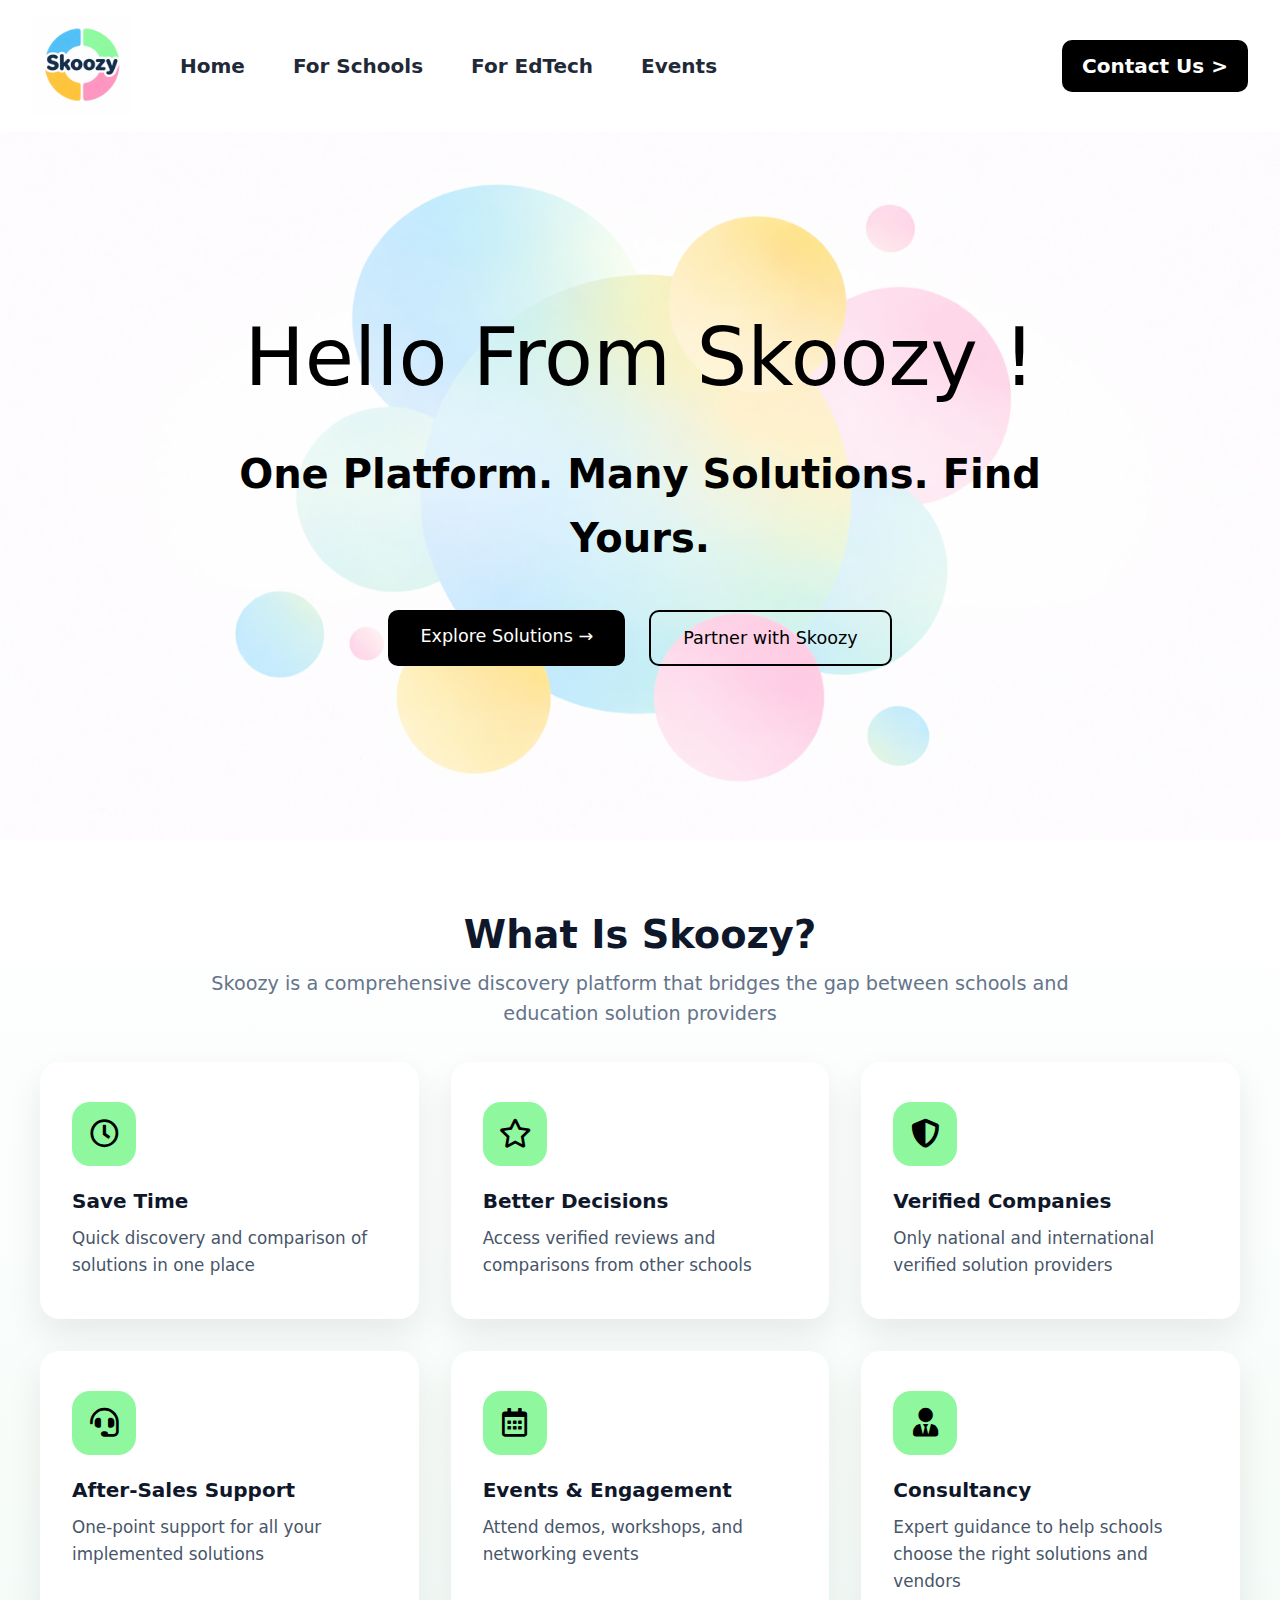
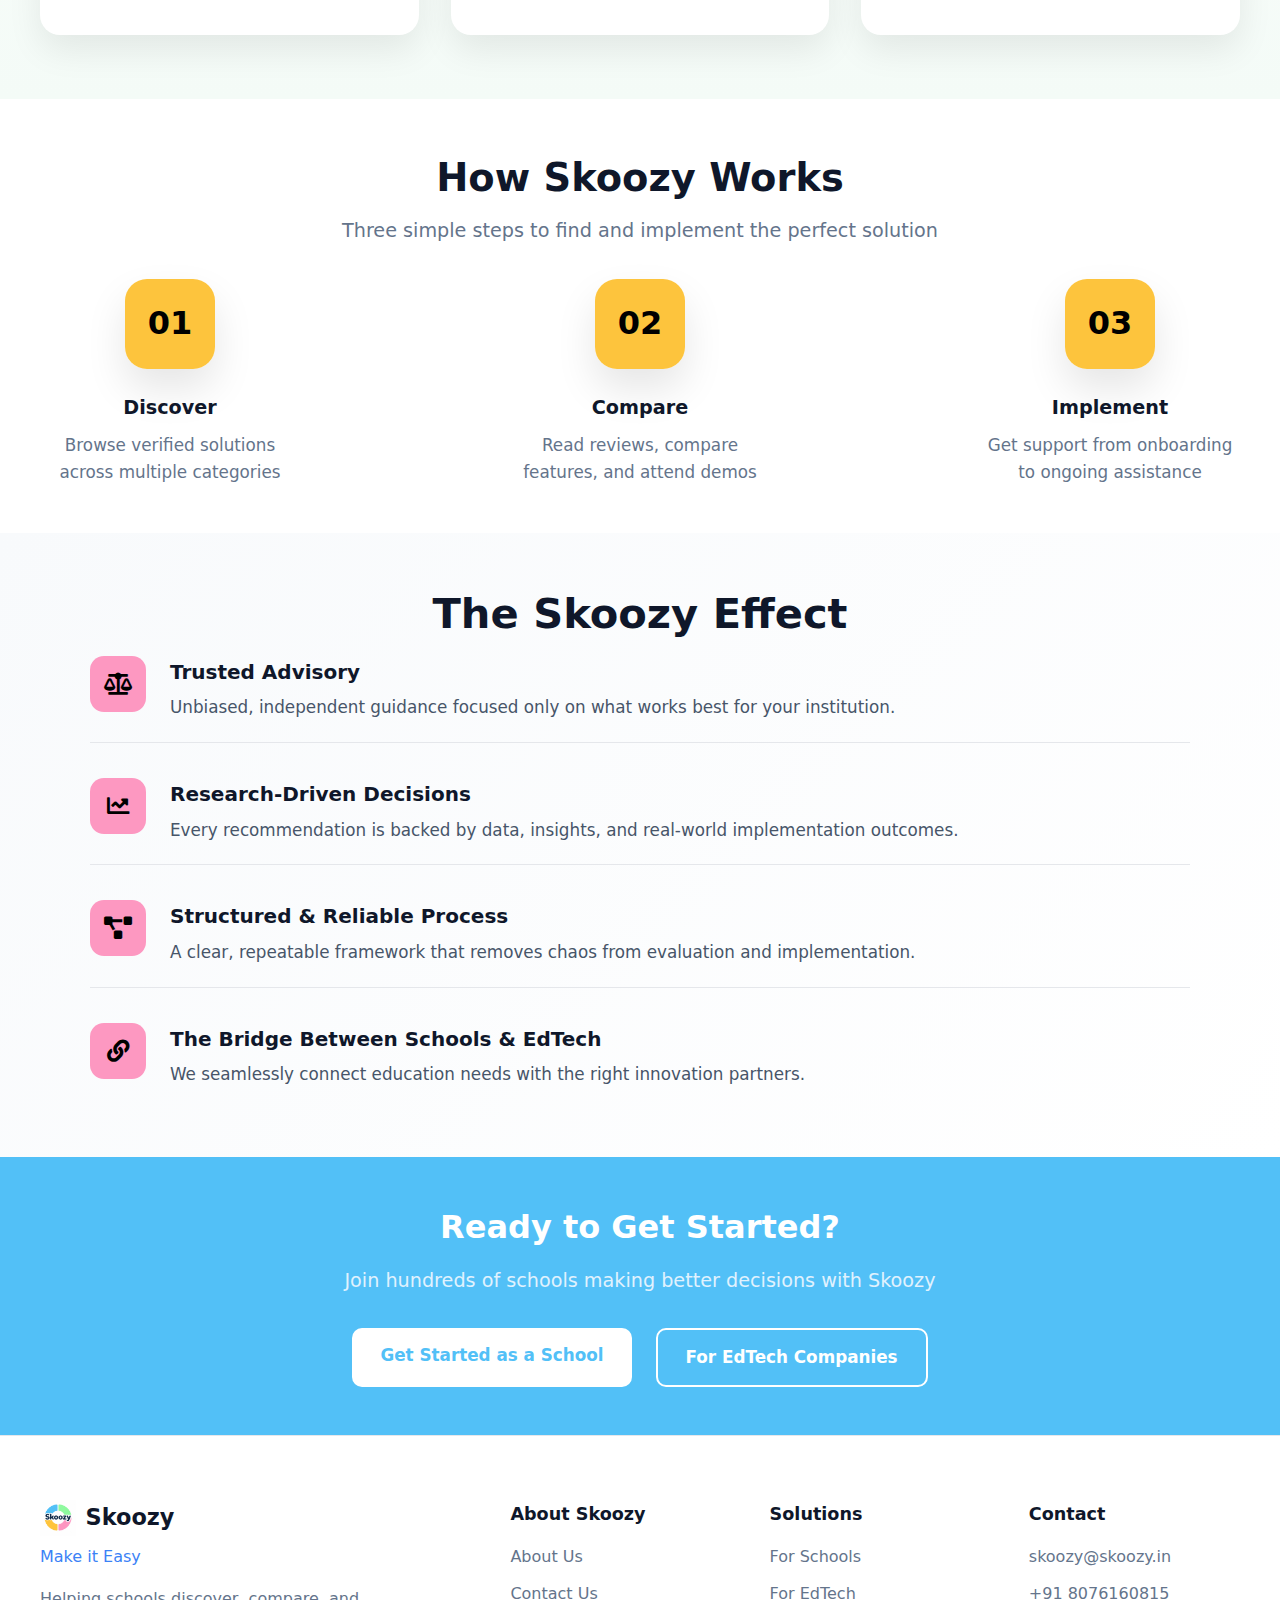
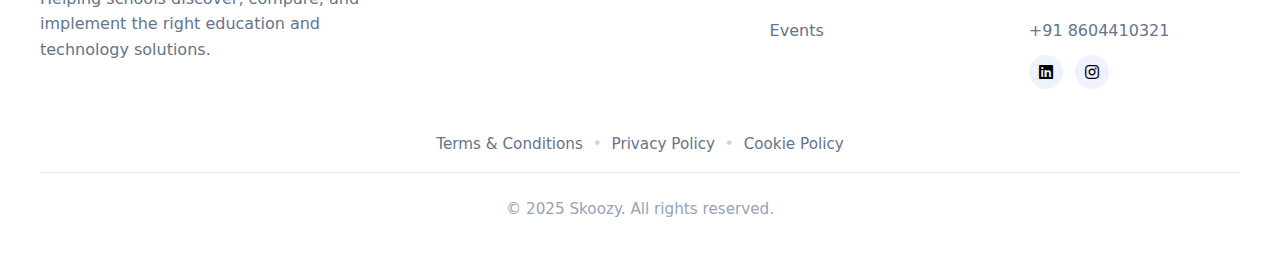
<file: index.html>
<!DOCTYPE html>
<html lang="en">
<head>
    <meta charset="UTF-8">
    <!-- Google verification -->
    <meta name="google-site-verification" content="_oo4N83Qq1RLGNFJlrV6agdxPrbW_dFi3y1uiw_Ee60">
    <title>Skoozy – Make It Easy</title>
    <meta name="viewport" content="width=device-width, initial-scale=1.0">
    <link rel="stylesheet" href="css/style.css">
    <link rel="stylesheet" href="https://cdnjs.cloudflare.com/ajax/libs/font-awesome/5.15.4/css/all.min.css"/>
  
    <!--Favicon - Web logo-->
  <link rel="icon" href="images/favicon.ico" type="image/x-icon">
  <link rel="icon" type="image/png" sizes="64x64" href="images/favicon_64.png">
  <link rel="icon" type="image/png" sizes="256x256" href="images/favicon.png">
  <link rel="apple-touch-icon" href="images/favicon_64.png">
  <meta name="theme-color" content="#ffffff">
  
    <meta name="description" content="Skoozy is a comprehensive discovery platform that bridges the gap between schools and education solution providers">
    <meta property="og:title" content="Skoozy – Discover & Compare Education Solutions">
    <meta property="og:description" content="Skoozy is a comprehensive discovery platform that bridges the gap between schools and education solution providers.">
    <meta property="og:type" content="website">
    <meta property="og:url" content="https://skoozy.in">
    <meta property="og:image" content="https://skoozy.in/images/logo.png">
  
</head>
<body>

<!-- HEADER -->  
<header>
  <nav class="navbar">
    <!-- LEFT: LOGO -->
    <a href="index.html" class="logo">
      <img src="images/logo.png" alt="Skoozy Logo">
    </a>

    <div class="hamburger" id="hamburger">
      <span></span>
      <span></span>
      <span></span>
    </div>

    <!-- CENTER: NAV MENU -->
    <ul class="nav-menu">
      <li><a href="index.html" class="nav-link">Home</a></li>
      <li><a href="for-school.html" class="nav-link">For Schools</a></li>
      <li><a href="for-edtech.html" class="nav-link">For EdTech</a></li>
      <li><a href="events.html" class="nav-link">Events</a></li>

      <!-- MOBILE VERSION ONLY -->
      <li>
        <a href="contact.html" class="mobile-contact-btn"> Contact Us </a>
      </li>
    </ul>

    <!-- RIGHT: CTA -->
    <a href="contact.html" class="btn-contact">Contact Us ></a>
  </nav>
</header>

<!-- BANNER -->
<section class="banner">
  <div class="banner-overlay"></div>

  <div class="banner-content">
    <h2>Hello From Skoozy !</h2>
    <p>
      One Platform. Many Solutions. Find Yours.
    </p>

    <div class="banner-actions">
      <a href="for-school.html" class="btn-primary">Explore Solutions →</a>
      <a href="for-edtech.html" class="btn-secondary">Partner with Skoozy</a>
    </div>
  </div>
</section>

<!-- WHAT IS SKOOZY -->
<section class="what-skoozy">
  <div class="what-container">

    <h2 class="what-title">What Is Skoozy?</h2>
    <p class="what-subtitle">
      Skoozy is a comprehensive discovery platform that bridges the gap between
      schools and education solution providers
    </p>

    <div class="what-grid">

      <div class="what-card">
        <div class="what-icon">
          <i class="far fa-clock"></i>
        </div>
        <h3>Save Time</h3>
        <p>Quick discovery and comparison of solutions in one place</p>
      </div>

      <div class="what-card">
        <div class="what-icon">
          <i class="far fa-star"></i>
        </div>
        <h3>Better Decisions</h3>
        <p>Access verified reviews and comparisons from other schools</p>
      </div>

      <div class="what-card">
        <div class="what-icon">
          <i class="fas fa-shield-alt"></i>
        </div>
        <h3>Verified Companies</h3>
        <p>Only national and international verified solution providers</p>
      </div>

      <div class="what-card">
        <div class="what-icon">
          <i class="fas fa-headset"></i>
        </div>
        <h3>After-Sales Support</h3>
        <p>One-point support for all your implemented solutions</p>
      </div>

      <div class="what-card">
        <div class="what-icon">
          <i class="far fa-calendar-alt"></i>
        </div>
        <h3>Events & Engagement</h3>
        <p>Attend demos, workshops, and networking events</p>
      </div>

      <div class="what-card">
        <div class="what-icon">
          <i class="fas fa-user-tie"></i>
        </div>
        <h3>Consultancy</h3>
        <p>Expert guidance to help schools choose the right solutions and vendors</p>
      </div>

    </div>
  </div>
</section>

<!-------How skoozy works-->
<section class="how-it-works">
  <div class="how-it-container">

    <h2 class="how-it-title">How Skoozy Works</h2>
    <p class="how-it-subtitle">
      Three simple steps to find and implement the perfect solution
    </p>

    <div class="how-it-steps">

      <!-- Step 1 -->
      <div class="how-step">
        <div class="step-icon">
          <span class="step-number">01</span>
        </div>
        <h3>Discover</h3>
        <p>Browse verified solutions across multiple categories</p>
      </div>

      <div class="step-line"></div>

      <!-- Step 2 -->
      <div class="how-step">
        <div class="step-icon">
          <span class="step-number">02</span>
        </div>
        <h3>Compare</h3>
        <p>Read reviews, compare features, and attend demos</p>
      </div>

      <div class="step-line"></div>

      <!-- Step 3 -->
      <div class="how-step">
        <div class="step-icon">
          <span class="step-number">03</span>
        </div>
        <h3>Implement</h3>
        <p>Get support from onboarding to ongoing assistance</p>
      </div>

    </div>
  </div>
</section>

<!------skoozy effect-->
<section class="skoozy-effect">
  <div class="effect-container">

    <h2 class="effect-title">The Skoozy Effect</h2>
    
    <div class="effect-list">

      <div class="effect-item">
        <span class="effect-icon"><i class="fas fa-balance-scale"></i></span>
        <div>
          <h3>Trusted Advisory</h3>
          <p>Unbiased, independent guidance focused only on what works best for your institution.</p>
        </div>
      </div>

      <div class="effect-item">
        <span class="effect-icon"><i class="fas fa-chart-line"></i></span>
        <div>
          <h3>Research-Driven Decisions</h3>
          <p>Every recommendation is backed by data, insights, and real-world implementation outcomes.</p>
        </div>
      </div>

      <div class="effect-item">
        <span class="effect-icon"><i class="fas fa-project-diagram"></i></span>
        <div>
          <h3>Structured & Reliable Process</h3>
          <p>A clear, repeatable framework that removes chaos from evaluation and implementation.</p>
        </div>
      </div>

      <div class="effect-item">
        <span class="effect-icon"><i class="fas fa-link"></i></span>
        <div>
          <h3>The Bridge Between Schools & EdTech</h3>
          <p>We seamlessly connect education needs with the right innovation partners.</p>
        </div>
      </div>

    </div>

  </div>
</section>

<!------call to action-->
<section class="cta-section">
  <div class="cta-container">
    
    <h2 class="cta-title">Ready to Get Started?</h2>

    <p class="cta-eyebrow">
      Join hundreds of schools making better decisions with Skoozy
    </p>

    <div class="cta-buttons">
      <a href="for-school.html" class="btn-primary-cta">
        Get Started as a School
      </a>

      <a href="for-edtech.html" class="btn-outline-cta">
        For EdTech Companies
      </a>
    </div>
  </div>
</section>

<!-------Footer-->
<footer class="site-footer">
  <div class="footer-container">

    <!-- LEFT -->
    <div class="footer-brand">
      <div class="brand-row">
        <img src="images/logo.png" alt="Skoozy Logo">
        <h3>Skoozy</h3>
      </div>
      <span class="tagline">Make it Easy</span>

      <p class="brand-desc">
        Helping schools discover, compare, and implement the right education
        and technology solutions.
      </p>
    </div>

    <!-- ABOUT -->
    <div class="footer-col">
      <h4>About Skoozy</h4>
      <a href="index.html">About Us</a>
      <a href="contact.html" >Contact Us</a>
    </div>

    <!-- SOLUTIONS -->
    <div class="footer-col">
      <h4>Solutions</h4>
      <a href="for-school.html" >For Schools</a>
      <a href="for-edtech.html" >For EdTech</a>
      <a href="events.html">Events</a>
    </div>

    <!-- CONTACT -->
    <div class="footer-col">
      <h4>Contact</h4>
      <a href="mailto:skoozy@skoozy.in">skoozy@skoozy.in</a>
      <p>+91 8076160815</p>
      <p>+91 8604410321</p>
    

    <!-- SOCIAL ICONS -->
  <div class="social-links">
    <a href="https://www.linkedin.com/company/skoozy-in/" target="_blank" aria-label="LinkedIn">
      <i class="fab fa-linkedin"></i>
    </a>

    <a href="https://www.instagram.com/skoozy.in?igsh=MWhhMnl4ZXF5YjcyMw%3D%3D&utm_source=qr" target="_blank" aria-label="Instagram">
      <i class="fab fa-instagram"></i>
    </a>
  </div>
</div>

  </div>


<!-- LEGAL LINKS -->
<div class="footer-legal">
  <a href="#">Terms & Conditions</a>
  <span>•</span>
  <a href="#">Privacy Policy</a>
  <span>•</span>
  <a href="#">Cookie Policy</a>
</div>
  
  <div class="footer-bottom">
    <span>© 2025 Skoozy. All rights reserved.</span>
  </div>
</footer>

<!--For Mobile compatible-->
<script>
  const hamburger = document.getElementById('hamburger');
  const navMenu = document.querySelector('.nav-menu');

  hamburger.addEventListener('click', () => {
    hamburger.classList.toggle('active');
    navMenu.classList.toggle('active');
  });
</script>

</body>
</html>
</file>
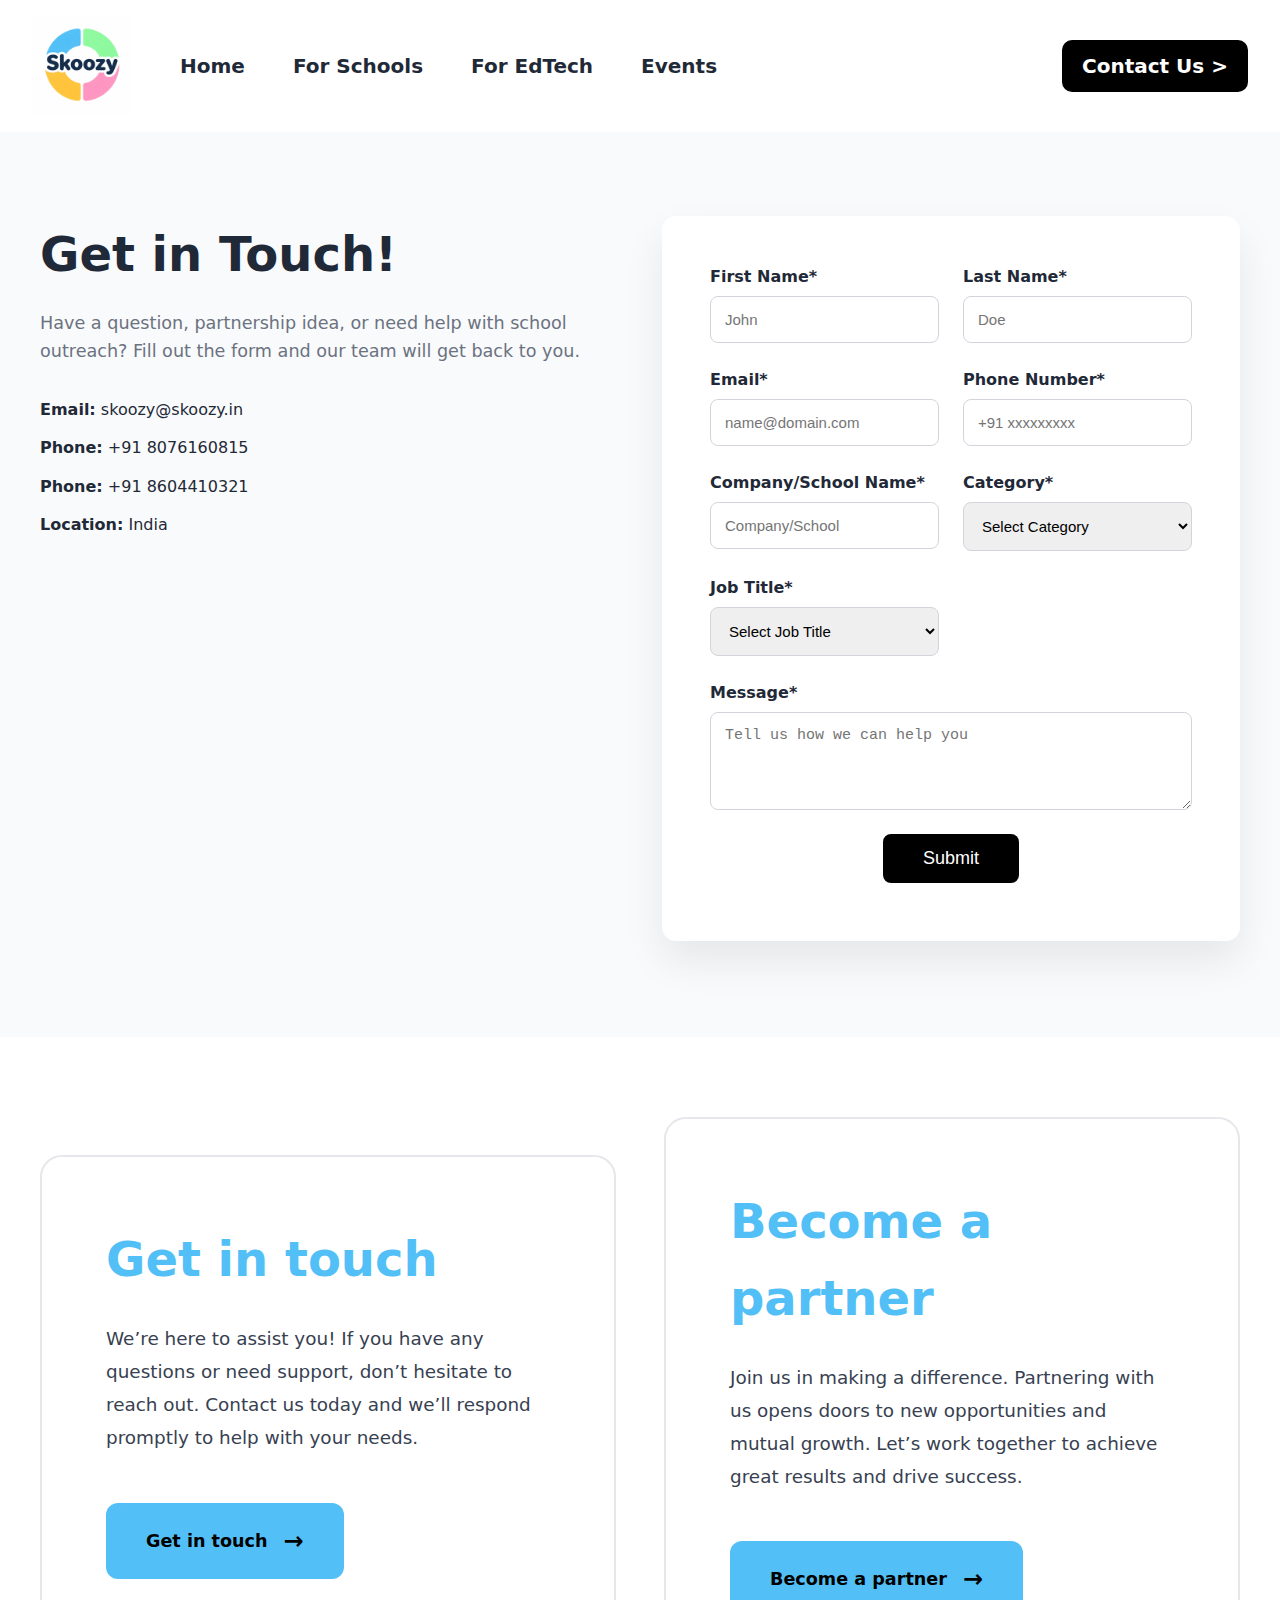
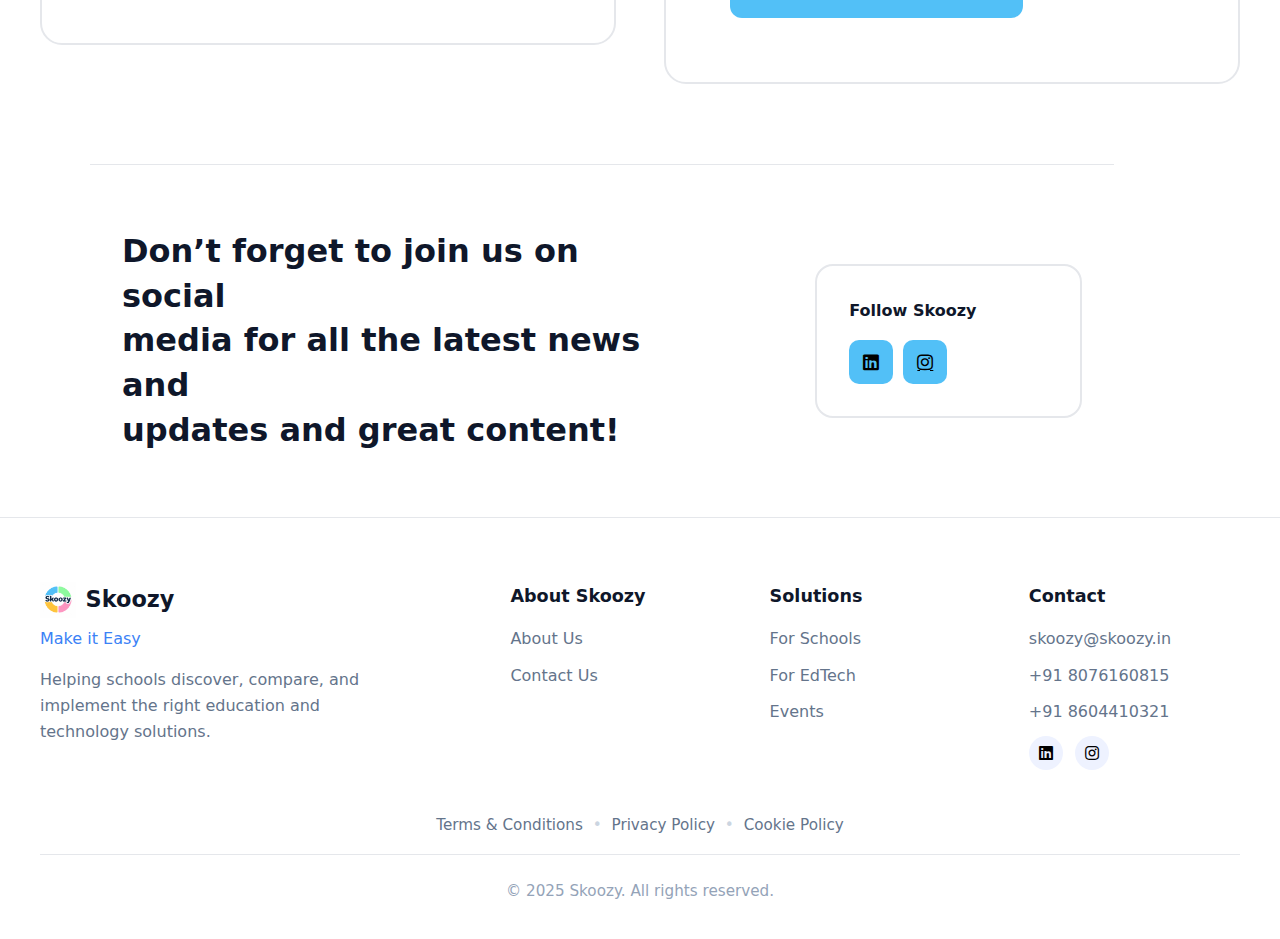
<file: contact.html>
<!DOCTYPE html>
<html lang="en">
<head>
    <meta charset="UTF-8">
    <!-- Google verification -->
    <meta name="google-site-verification" content="_oo4N83Qq1RLGNFJlrV6agdxPrbW_dFi3y1uiw_Ee60">
    <title>Skoozy – Make It Easy</title>
    <meta name="viewport" content="width=device-width, initial-scale=1.0">
    <link rel="stylesheet" href="css/contact.css">
    <link rel="stylesheet" href="https://cdnjs.cloudflare.com/ajax/libs/font-awesome/5.15.4/css/all.min.css"/>
  
    <!--Favicon - Web logo-->
  <link rel="icon" href="images/favicon.ico" type="image/x-icon">
  <link rel="icon" type="image/png" sizes="64x64" href="images/favicon_64.png">
  <link rel="icon" type="image/png" sizes="256x256" href="images/favicon.png">
  <link rel="apple-touch-icon" href="images/favicon_64.png">
  <meta name="theme-color" content="#ffffff">
  
    <meta name="description" content="Skoozy is a comprehensive discovery platform that bridges the gap between schools and education solution providers">
    <meta property="og:title" content="Skoozy – Discover & Compare Education Solutions">
    <meta property="og:description" content="Skoozy is a comprehensive discovery platform that bridges the gap between schools and education solution providers.">
    <meta property="og:type" content="website">
    <meta property="og:url" content="https://skoozy.in">
    <meta property="og:image" content="https://skoozy.in/images/logo.png">
  
</head>
<body>

<!-- HEADER (UNCHANGED) -->
<header>
  <nav class="navbar">
    <!-- LEFT: LOGO -->
    <a href="index.html" class="logo">
      <img src="images/logo.png" alt="Skoozy Logo">
    </a>

    <div class="hamburger" id="hamburger">
      <span></span>
      <span></span>
      <span></span>
    </div>

    <!-- CENTER: NAV MENU -->
    <ul class="nav-menu">
      <li><a href="index.html" class="nav-link">Home</a></li>
      <li><a href="for-school.html" class="nav-link">For Schools</a></li>
      <li><a href="for-edtech.html" class="nav-link">For EdTech</a></li>
      <li><a href="events.html" class="nav-link">Events</a></li>

      <!-- MOBILE VERSION ONLY -->
      <li>
        <a href="contact.html" class="mobile-contact-btn"> Contact Us </a>
      </li>
    </ul>

    <!-- RIGHT: CTA -->
    <a href="contact.html" class="btn-contact">Contact Us ></a>
  </nav>
</header>

<!-- CONTACT SECTION -->
<section class="contact-section">
  <div class="contact-container">

    <div class="contact-left">
      <h2>Get in Touch!</h2>
      <p>
        Have a question, partnership idea, or need help with school outreach?
        Fill out the form and our team will get back to you.
      </p>

      <ul class="contact-info">
        <li><strong>Email:</strong> skoozy@skoozy.in</li>
        <li><strong>Phone:</strong> +91 8076160815</li>
        <li><strong>Phone:</strong> +91 8604410321</li>
        <li><strong>Location:</strong> India</li>
      </ul>
    </div>

    <div class="contact-right">
      <form id="contactForm" novalidate>

        <div class="form-group">
          <label>First Name*</label>
          <input type="text" name="firstName" placeholder="John" required>
        </div>

        <div class="form-group">
            <label>Last Name*</label>
            <input type="text" name="lastName" placeholder="Doe" required>
          </div>

        <div class="form-group">
          <label>Email*</label>
          <input type="email" name="email" placeholder="name@domain.com" required>
        </div>

        <div class="form-group">
          <label>Phone Number*</label>
          <input type="tel" name="phone" placeholder="+91 xxxxxxxxx" required>
        </div>        

        <div class="form-group">
          <label>Company/School Name*</label>
          <input type="text" name="company" placeholder="Company/School" required>
        </div>

        <div class="form-group">
          <label>Category*</label>
          <select id="category" name="category" required>
            <option value="">Select Category</option>
            <option value="school">School</option>
            <option value="edtech">EdTech</option>
          </select>
        </div>
        
        <div class="form-group">
          <label>Job Title*</label>
          <select id="jobTitle" name="jobTitle" required>
            <option value="">Select Job Title</option>
          </select>
        </div>
        

        <div class="form-group full">
          <label>Message*</label>
          <textarea name="message" rows="4" placeholder="Tell us how we can help you" required></textarea>
        </div>

        <div class="form-action">
          <button type="submit">Submit</button>
          <p id="formStatus"></p>
        </div>

      </form>
    </div>

  </div>
</section>

<!------Contact CTA CARDS---------->
<section class="contact-cards">
    <div class="cards-container">
  
      <!-- GET IN TOUCH -->
      <div class="contact-card">
        <h2>Get in touch</h2>
        <p>
          We’re here to assist you! If you have any questions or need support,
          don’t hesitate to reach out. Contact us today and we’ll respond
          promptly to help with your needs.
        </p>
        <a href="contact.html" class="card-btn">
          Get in touch <span>→</span>
        </a>
      </div>
  
      <!-- BECOME A PARTNER -->
      <div class="contact-card">
        <h2>Become a partner</h2>
        <p>
          Join us in making a difference. Partnering with us opens doors to
          new opportunities and mutual growth. Let’s work together to
          achieve great results and drive success.
        </p>
        <a href="partner-with-skoozy.html" class="card-btn">
          Become a partner <span>→</span>
        </a>
      </div>
  
    </div>
  </section>  

<!-- SOCIAL LINK-->
<!-- SOCIAL FOLLOW STRIP -->
<section class="follow-strip">

  <div class="follow-container">

    <div class="follow-text">
      <h2>
        Don’t forget to join us on social <br> 
        media for all the latest news and <br>
        updates and great content!
      </h2>
    </div>

    <div class="follow-box">
      <span class="follow-title">Follow Skoozy</span>

      <div class="follow-icons">

        <a href="https://www.linkedin.com/company/skoozy-in/" target="_blank">
          <i class="fab fa-linkedin"></i>
        </a>

        <a href="https://www.instagram.com/skoozy.in?igsh=MWhhMnl4ZXF5YjcyMw%3D%3D&utm_source=qr" target="_blank">
          <i class="fab fa-instagram"></i>
        </a>


      </div>
    </div>

  </div>
</section>


<!-- FOOTER (UNCHANGED) -->
<footer class="site-footer">
  <div class="footer-container">

    <!-- LEFT -->
    <div class="footer-brand">
      <div class="brand-row">
        <img src="images/logo.png" alt="Skoozy Logo">
        <h3>Skoozy</h3>
      </div>
      <span class="tagline">Make it Easy</span>

      <p class="brand-desc">
        Helping schools discover, compare, and implement the right education
        and technology solutions.
      </p>
    </div>

  <!-- ABOUT -->
  <div class="footer-col">
      <h4>About Skoozy</h4>
      <a href="index.html">About Us</a>
      <a href="contact.html" >Contact Us</a>
    </div>

    <!-- SOLUTIONS -->
    <div class="footer-col">
      <h4>Solutions</h4>
      <a href="for-school.html" >For Schools</a>
      <a href="for-edtech.html" >For EdTech</a>
      <a href="events.html" >Events</a>
    </div>

    <!-- CONTACT -->
    <div class="footer-col">
      <h4>Contact</h4>
      <a href="mailto:skoozy@skoozy.in">skoozy@skoozy.in</a>
      <p>+91 8076160815</p>
      <p>+91 8604410321</p>

    <!-- SOCIAL ICONS -->
    <div class="social-links">
      <a href="https://www.linkedin.com/company/skoozy-in/" target="_blank" aria-label="LinkedIn">
        <i class="fab fa-linkedin"></i>
      </a>
  
      <a href="https://www.instagram.com/skoozy.in?igsh=MWhhMnl4ZXF5YjcyMw%3D%3D&utm_source=qr" target="_blank" aria-label="Instagram">
        <i class="fab fa-instagram"></i>
      </a>
    </div>      
    </div>

  </div>

<!-- LEGAL LINKS -->
<div class="footer-legal">
  <a href="#">Terms & Conditions</a>
  <span>•</span>
  <a href="#">Privacy Policy</a>
  <span>•</span>
  <a href="#">Cookie Policy</a>
</div>

  <div class="footer-bottom">
    <span>© 2025 Skoozy. All rights reserved.</span>
  </div>
</footer>

<script src="js/contact.js"></script>

<script>
  const hamburger = document.getElementById('hamburger');
  const navMenu = document.querySelector('.nav-menu');

  hamburger.addEventListener('click', () => {
    hamburger.classList.toggle('active');
    navMenu.classList.toggle('active');
  });
</script>

</body>
</html>
</file>
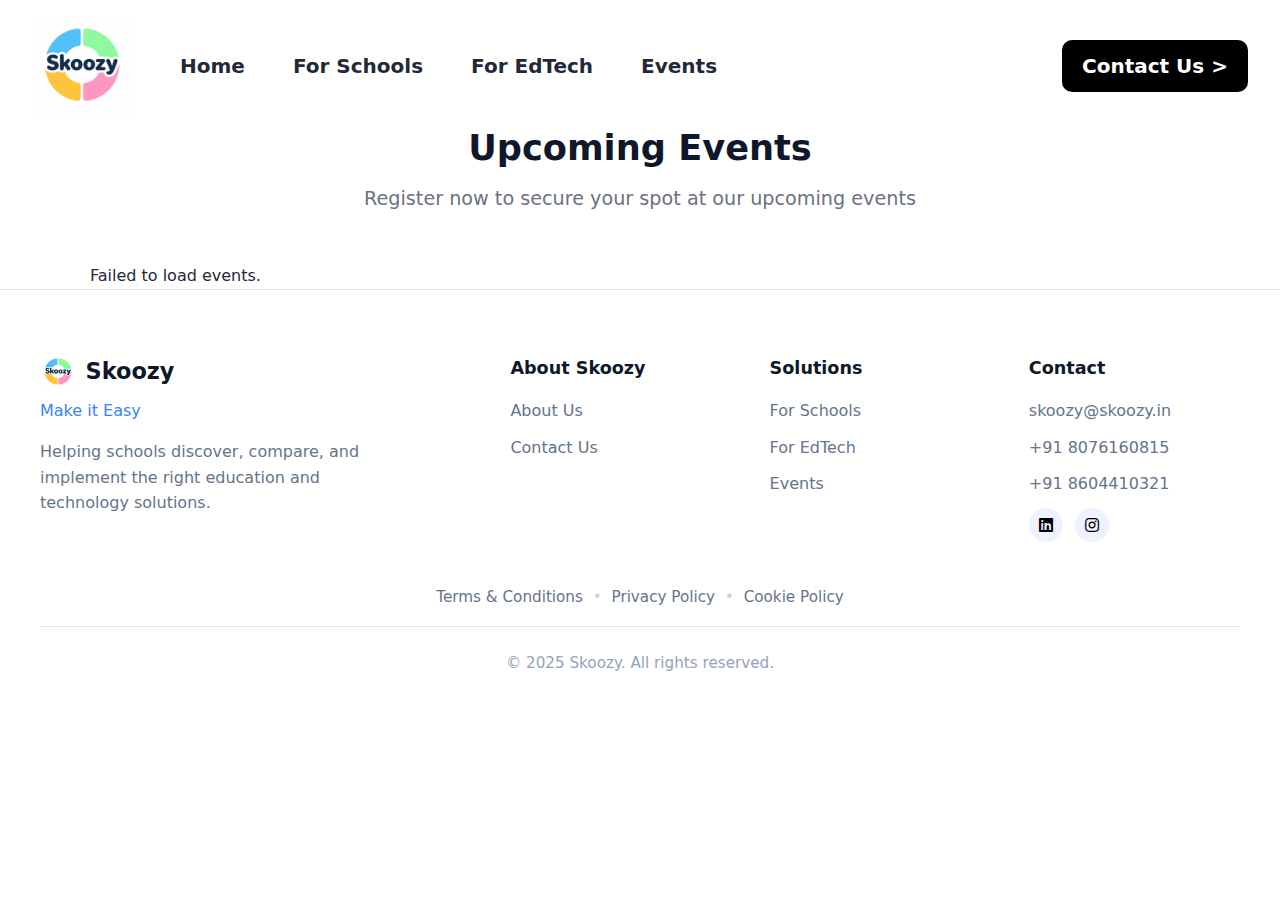
<file: events.html>
<!DOCTYPE html>
<html lang="en">
<head>
    <meta charset="UTF-8">
    <!-- Google verification -->
    <meta name="google-site-verification" content="_oo4N83Qq1RLGNFJlrV6agdxPrbW_dFi3y1uiw_Ee60">
    <title>Skoozy – Make It Easy</title>
    <meta name="viewport" content="width=device-width, initial-scale=1.0">
    <link rel="stylesheet" href="css/events.css">
    <link rel="stylesheet" href="https://cdnjs.cloudflare.com/ajax/libs/font-awesome/5.15.4/css/all.min.css"/>
  
    <!--Favicon - Web logo-->
  <link rel="icon" href="images/favicon.ico" type="image/x-icon">
  <link rel="icon" type="image/png" sizes="64x64" href="images/favicon_64.png">
  <link rel="icon" type="image/png" sizes="256x256" href="images/favicon.png">
  <link rel="apple-touch-icon" href="images/favicon_64.png">
  <meta name="theme-color" content="#ffffff">
  
    <meta name="description" content="Skoozy is a comprehensive discovery platform that bridges the gap between schools and education solution providers">
    <meta property="og:title" content="Skoozy – Discover & Compare Education Solutions">
    <meta property="og:description" content="Skoozy is a comprehensive discovery platform that bridges the gap between schools and education solution providers.">
    <meta property="og:type" content="website">
    <meta property="og:url" content="https://skoozy.in">
    <meta property="og:image" content="https://skoozy.in/images/logo.png">
  
</head>
<body>

<!-- HEADER -->
<header>
  <nav class="navbar">
    <!-- LEFT: LOGO -->
    <a href="index.html" class="logo">
      <img src="images/logo.png" alt="Skoozy Logo">
    </a>

    <div class="hamburger" id="hamburger">
      <span></span>
      <span></span>
      <span></span>
    </div>

    <!-- CENTER: NAV MENU -->
    <ul class="nav-menu">
      <li><a href="index.html" class="nav-link">Home</a></li>
      <li><a href="for-school.html" class="nav-link">For Schools</a></li>
      <li><a href="for-edtech.html" class="nav-link">For EdTech</a></li>
      <li><a href="events.html" class="nav-link">Events</a></li>

      <!-- MOBILE VERSION ONLY -->
      <li>
        <a href="contact.html" class="mobile-contact-btn"> Contact Us </a>
      </li>
    </ul>

    <!-- RIGHT: CTA -->
    <a href="contact.html" class="btn-contact">Contact Us ></a>
  </nav>
</header>

<!----- Events body ----->

<section class="events-section">

  <div class="events-header">
    <h2>Upcoming Events</h2>
    <p>Register now to secure your spot at our upcoming events</p>
  </div>

  <div class="events-container" id="eventsList"></div>
</section>

<!-- FOOTER -->
<footer class="site-footer">
  <div class="footer-container">

    <!-- LEFT -->
    <div class="footer-brand">
      <div class="brand-row">
        <img src="images/logo.png" alt="Skoozy Logo">
        <h3>Skoozy</h3>
      </div>
      <span class="tagline">Make it Easy</span>

      <p class="brand-desc">
        Helping schools discover, compare, and implement the right education
        and technology solutions.
      </p>
    </div>

  <!-- ABOUT -->
  <div class="footer-col">
      <h4>About Skoozy</h4>
      <a href="index.html">About Us</a>
      <a href="contact.html" >Contact Us</a>
    </div>

    <!-- SOLUTIONS -->
    <div class="footer-col">
      <h4>Solutions</h4>
      <a href="for-school.html" >For Schools</a>
      <a href="for-edtech.html" >For EdTech</a>
      <a href="events.html" >Events</a>
    </div>

    <!-- CONTACT -->
    <div class="footer-col">
      <h4>Contact</h4>
      <a href="mailto:skoozy@skoozy.in">skoozy@skoozy.in</a>
      <p>+91 8076160815</p>
      <p>+91 8604410321</p>
      
    <!-- SOCIAL ICONS -->
    <div class="social-links">
        <a href="https://www.linkedin.com/company/skoozy-in/" target="_blank" aria-label="LinkedIn">
          <i class="fab fa-linkedin"></i>
        </a>
    
        <a href="https://www.instagram.com/skoozy.in?igsh=MWhhMnl4ZXF5YjcyMw%3D%3D&utm_source=qr" target="_blank" aria-label="Instagram">
          <i class="fab fa-instagram"></i>
        </a>
      </div>      
    </div>

  </div>

<!-- LEGAL LINKS -->
<div class="footer-legal">
    <a href="#">Terms & Conditions</a>
    <span>•</span>
    <a href="#">Privacy Policy</a>
    <span>•</span>
    <a href="#">Cookie Policy</a>
  </div>

  <div class="footer-bottom">
    <span>© 2025 Skoozy. All rights reserved.</span>
  </div>
</footer>

<script src="js/events.js"></script>

<script>
  const hamburger = document.getElementById('hamburger');
  const navMenu = document.querySelector('.nav-menu');

  hamburger.addEventListener('click', () => {
    hamburger.classList.toggle('active');
    navMenu.classList.toggle('active');
  });
</script>

</body>
</html>
</file>
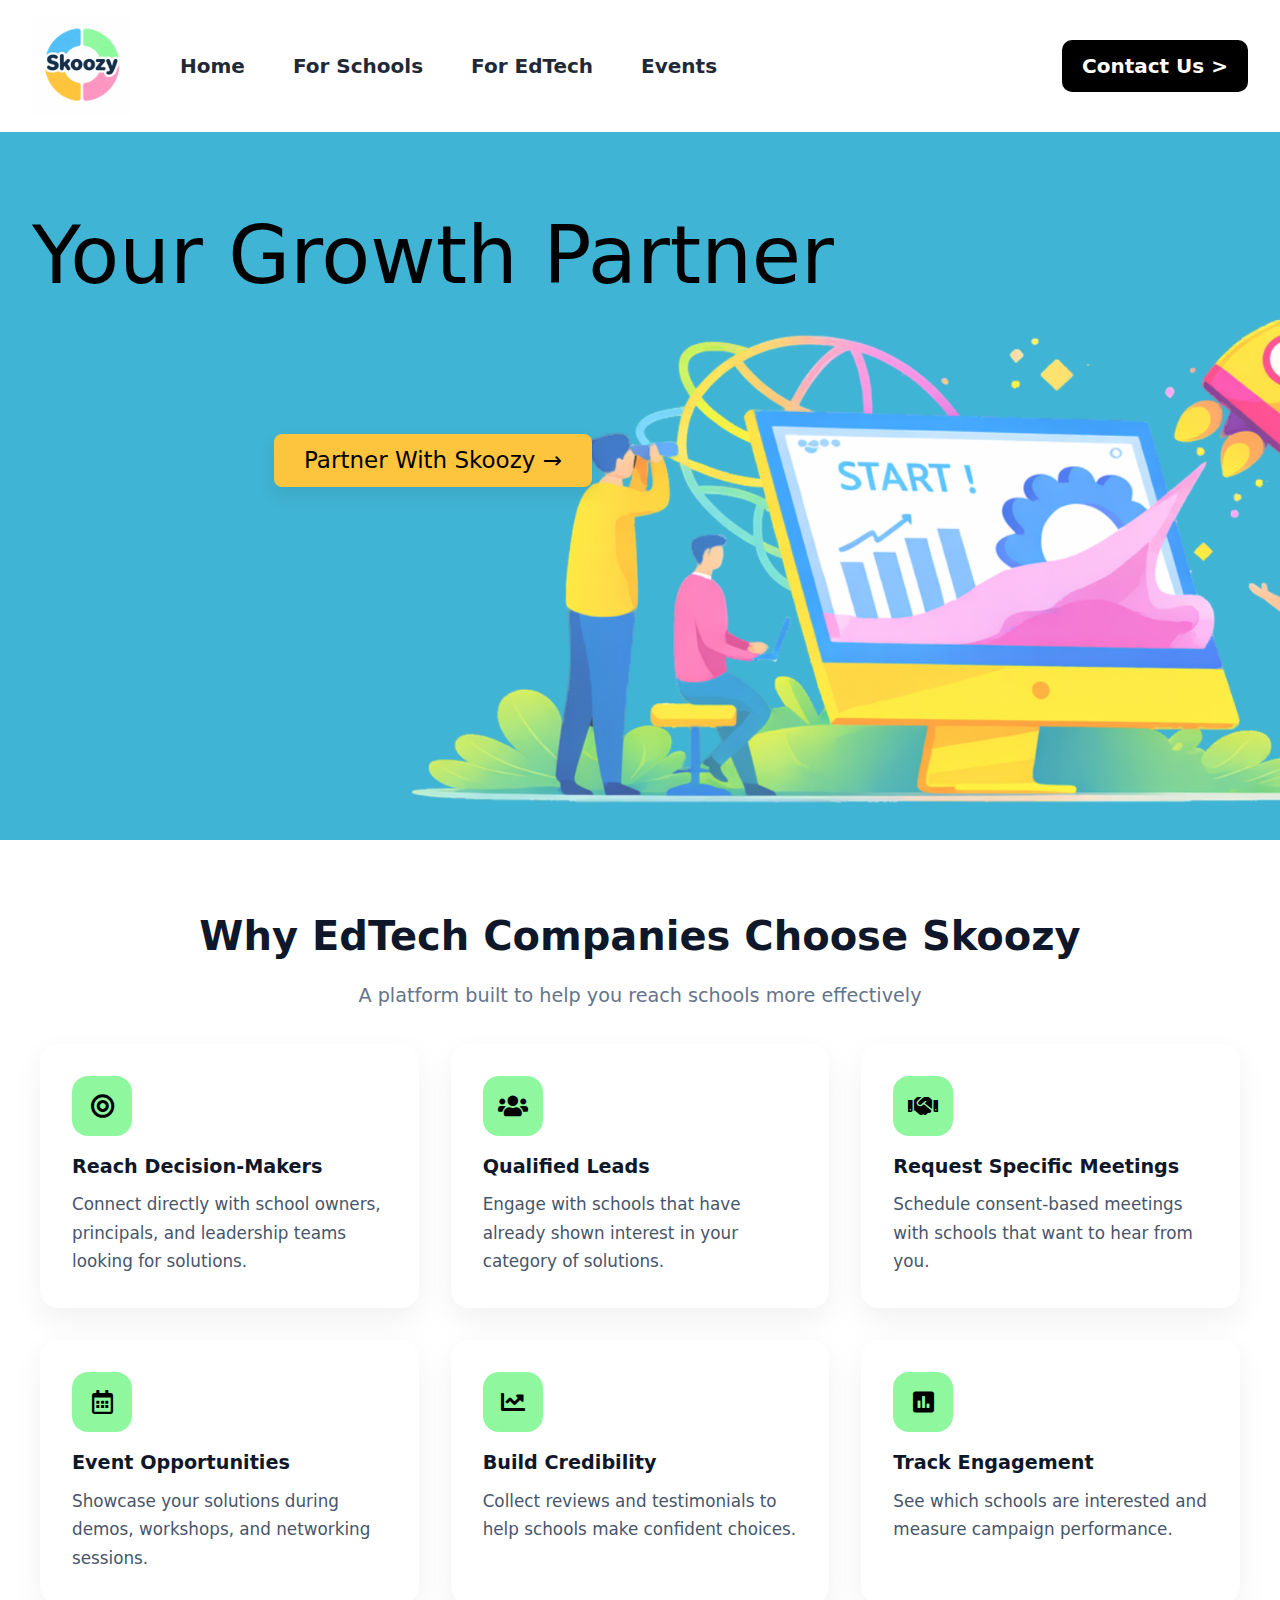
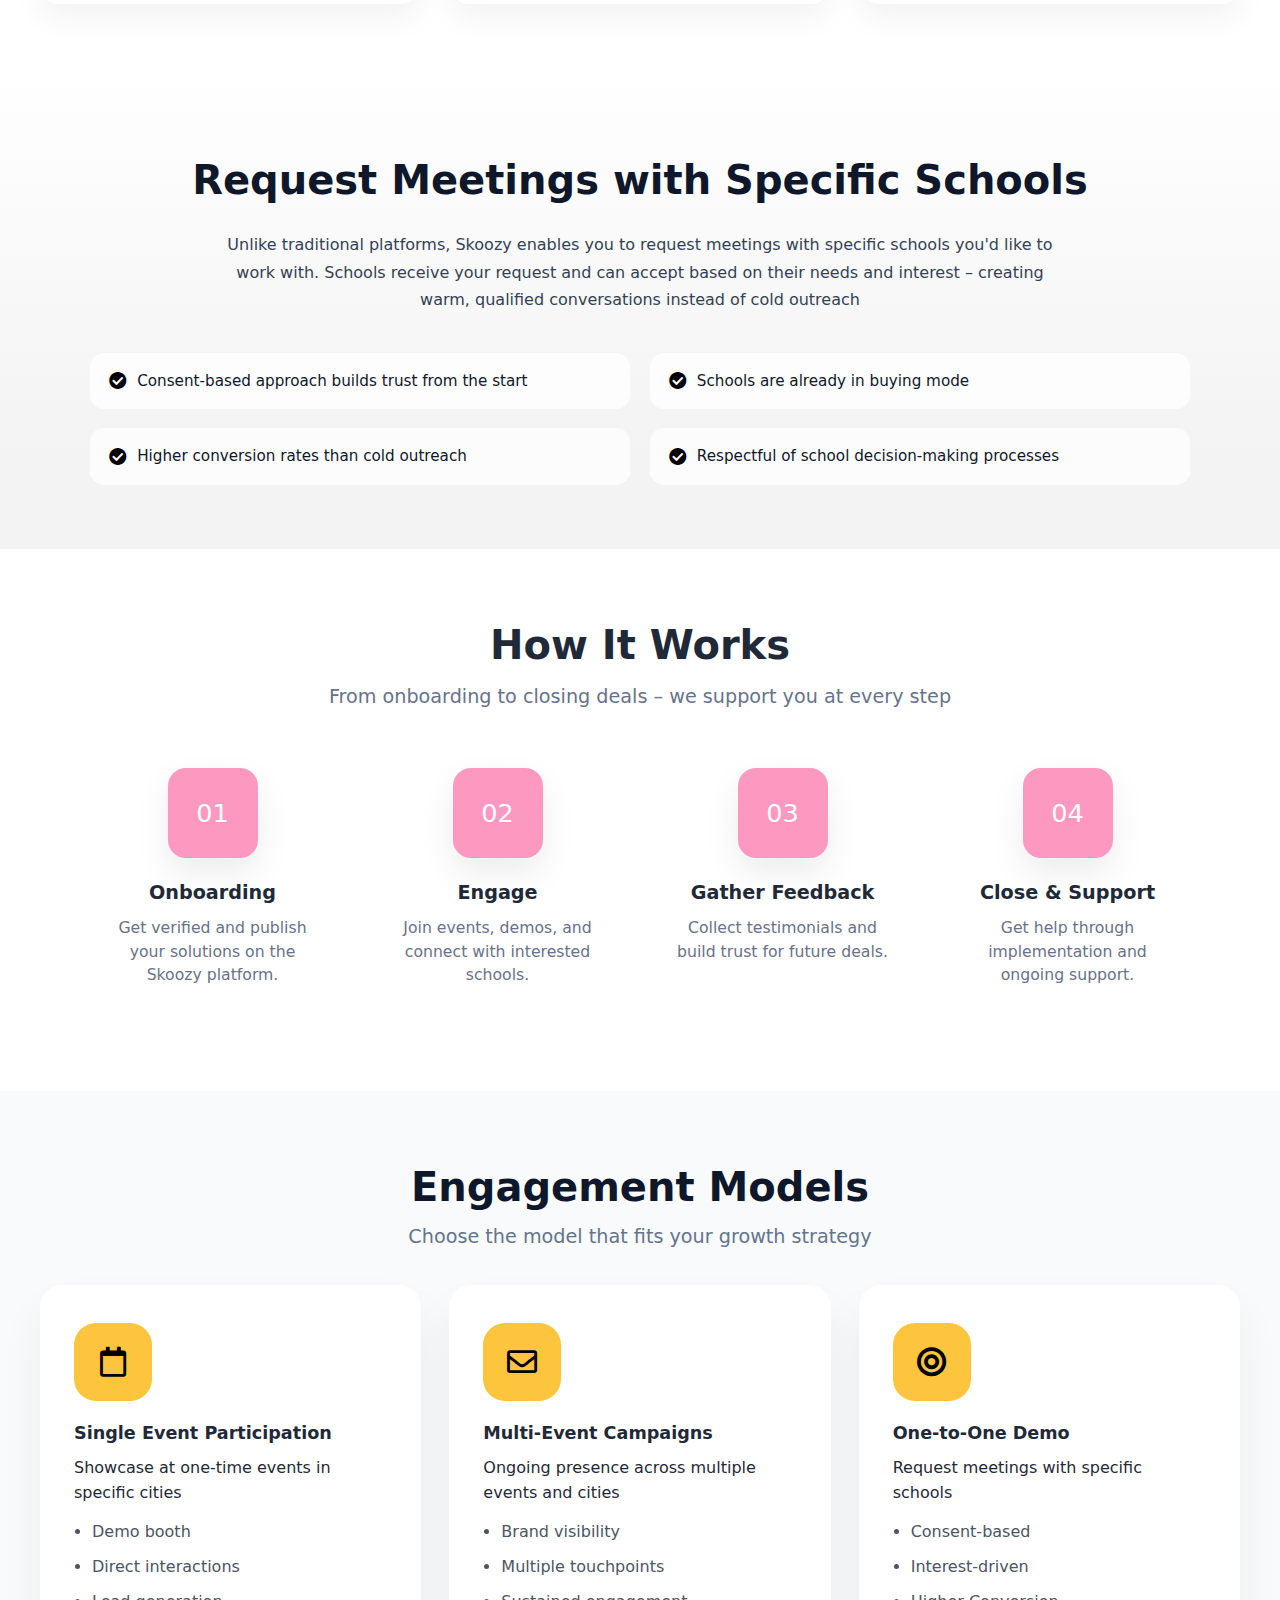
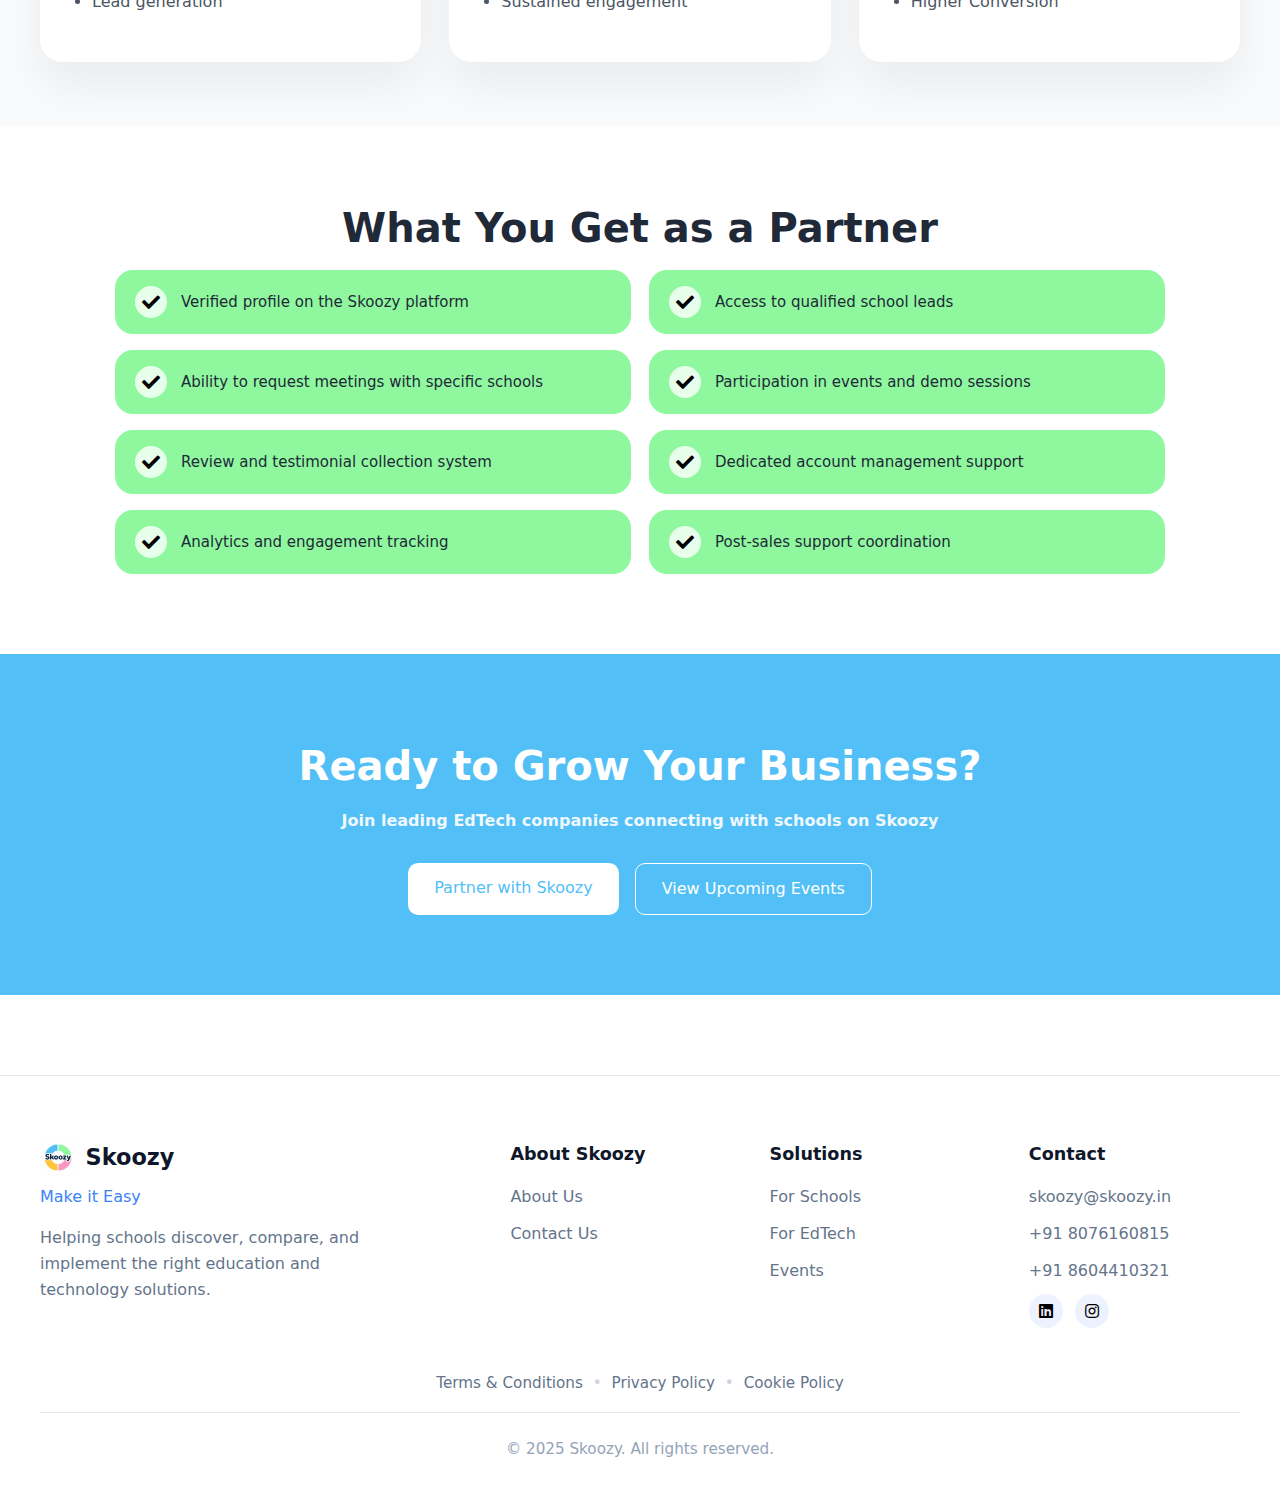
<file: for-edtech.html>
<!DOCTYPE html>
<html lang="en">
  <head>
    <meta charset="UTF-8">
    <!-- Google verification -->
    <meta name="google-site-verification" content="_oo4N83Qq1RLGNFJlrV6agdxPrbW_dFi3y1uiw_Ee60">
    <title>Skoozy – Make It Easy</title>
    <meta name="viewport" content="width=device-width, initial-scale=1.0">
    <link rel="stylesheet" href="css/for-edtech.css">
    <link rel="stylesheet" href="https://cdnjs.cloudflare.com/ajax/libs/font-awesome/5.15.4/css/all.min.css"/>
  
    <!--Favicon - Web logo-->
  <link rel="icon" href="images/favicon.ico" type="image/x-icon">
  <link rel="icon" type="image/png" sizes="64x64" href="images/favicon_64.png">
  <link rel="icon" type="image/png" sizes="256x256" href="images/favicon.png">
  <link rel="apple-touch-icon" href="images/favicon_64.png">
  <meta name="theme-color" content="#ffffff">
  
    <meta name="description" content="Skoozy is a comprehensive discovery platform that bridges the gap between schools and education solution providers">
    <meta property="og:title" content="Skoozy – Discover & Compare Education Solutions">
    <meta property="og:description" content="Skoozy is a comprehensive discovery platform that bridges the gap between schools and education solution providers.">
    <meta property="og:type" content="website">
    <meta property="og:url" content="https://skoozy.in">
    <meta property="og:image" content="https://skoozy.in/images/logo.png">
  
</head>
<body>

<!-- HEADER -->
<header>
  <nav class="navbar">
    <!-- LEFT: LOGO -->
    <a href="index.html" class="logo">
      <img src="images/logo.png" alt="Skoozy Logo">
    </a>

    <div class="hamburger" id="hamburger">
      <span></span>
      <span></span>
      <span></span>
    </div>

    <!-- CENTER: NAV MENU -->
    <ul class="nav-menu">
      <li><a href="index.html" class="nav-link">Home</a></li>
      <li><a href="for-school.html" class="nav-link">For Schools</a></li>
      <li><a href="for-edtech.html" class="nav-link">For EdTech</a></li>
      <li><a href="events.html" class="nav-link">Events</a></li>

      <!-- MOBILE VERSION ONLY -->
      <li>
        <a href="contact.html" class="mobile-contact-btn"> Contact Us </a>
      </li>
    </ul>

    <!-- RIGHT: CTA -->
    <a href="contact.html" class="btn-contact">Contact Us ></a>
  </nav>
</header>

<!----- Edtech body ----->

<!--Banner-->
  <section class="banner">
    <img src="images/banner_for_edtech.png" alt="edtech Banner">
  
    <div class="banner-overlay">
    <!-- Text Content -->
    <div class="banner-content">
      <div class="banner-text">
        <h2>Your Growth Partner</h2>
      
        <a href="partner-with-skoozy.html" class="btn-primary">
          Partner With Skoozy →
        </a>
      </div>
    </div>
  </section>
  
<!---Why edtech-->
<section class="why-edtech">
    <div class="why-container">
  
      <h2 class="why-title">Why EdTech Companies Choose Skoozy</h2>
      <p class="why-subtitle">
        A platform built to help you reach schools more effectively
      </p>
  
      <div class="why-grid">
  
        <!-- Card 1 -->
        <div class="why-card">
          <div class="why-icon">
            <i class="fas fa-bullseye"></i>
          </div>
          <h3>Reach Decision-Makers</h3>
          <p>
            Connect directly with school owners, principals, and leadership teams looking for solutions.
          </p>
        </div>
  
        <!-- Card 2 -->
        <div class="why-card">
          <div class="why-icon">
            <i class="fas fa-users"></i>
          </div>
          <h3>Qualified Leads</h3>
          <p>
            Engage with schools that have already shown interest in your category of solutions.
          </p>
        </div>
  
        <!-- Card 3 -->
        <div class="why-card">
          <div class="why-icon">
            <i class="fas fa-handshake"></i>
          </div>
          <h3>Request Specific Meetings</h3>
          <p>
            Schedule consent-based meetings with schools that want to hear from you.
          </p>
        </div>
  
        <!-- Card 4 -->
        <div class="why-card">
          <div class="why-icon">
            <i class="far fa-calendar-alt"></i>
          </div>
          <h3>Event Opportunities</h3>
          <p>
            Showcase your solutions during demos, workshops, and networking sessions.
          </p>
        </div>
  
        <!-- Card 5 -->
        <div class="why-card">
          <div class="why-icon">
            <i class="fas fa-chart-line"></i>
          </div>
          <h3>Build Credibility</h3>
          <p>
            Collect reviews and testimonials to help schools make confident choices.
          </p>
        </div>
  
        <!-- Card 6 -->
        <div class="why-card">
          <div class="why-icon">
            <i class="fas fa-poll"></i>
          </div>
          <h3>Track Engagement</h3>
          <p>
            See which schools are interested and measure campaign performance.
          </p>
        </div>
  
      </div>
    </div>
  </section>

<!---- Request Meeting with specific schools -->
<!--Unique differentiator-->
<section class="unique-section">
    <div class="unique-container">
  
      <h2 class="unique-title">Request Meetings with Specific Schools</h2>
  
      <p class="unique-desc">
        Unlike traditional platforms, Skoozy enables you to request meetings with
        specific schools you'd like to work with. Schools receive your request and
        can accept based on their needs and interest – creating warm, qualified
        conversations instead of cold outreach
      </p>
  
      <div class="unique-grid">
  
        <div class="unique-item">
          <i class="fas fa-check-circle"></i>
          Consent-based approach builds trust from the start
        </div>
  
        <div class="unique-item">
          <i class="fas fa-check-circle"></i>
          Schools are already in buying mode
        </div>
  
        <div class="unique-item">
          <i class="fas fa-check-circle"></i>
          Higher conversion rates than cold outreach
        </div>
  
        <div class="unique-item">
          <i class="fas fa-check-circle"></i>
          Respectful of school decision-making processes
        </div>
  
      </div>
  
    </div>
  </section>
  
<!--How it works-->
<section class="how-edtech-works">
    <div class="how-edtech-container">
  
      <h2 class="how-edtech-title">How It Works</h2>
      <p class="how-edtech-subtitle">
        From onboarding to closing deals – we support you at every step
      </p>
  
      <div class="how-edtech-grid">
  
        <!-- STEP 1 -->
        <div class="how-edtech-step">
          <div class="step-badge">01</div>
          <h3>Onboarding</h3>
          <p>Get verified and publish your solutions on the Skoozy platform.</p>
        </div>

  
        <!-- STEP 2 -->
        <div class="how-edtech-step">
          <div class="step-badge">02</div>
          <h3>Engage</h3>
          <p>Join events, demos, and connect with interested schools.</p>
        </div>

  
        <!-- STEP 3 -->
        <div class="how-edtech-step">
          <div class="step-badge">03</div>
          <h3>Gather Feedback</h3>
          <p>Collect testimonials and build trust for future deals.</p>
        </div>

  
        <!-- STEP 4 -->
        <div class="how-edtech-step">
          <div class="step-badge">04</div>
          <h3>Close & Support</h3>
          <p>Get help through implementation and ongoing support.</p>
        </div>
  
      </div>
    </div>
  </section>

<!--Engagement models-->
<section class="value-section">
    <div class="value-container">
  
      <h2 class="value-heading">Engagement Models</h2>
      <p class="value-subtitle">
        Choose the model that fits your growth strategy
      </p>
  
      <div class="value-grid">
  
        <!-- Card 1 -->
        <div class="value-card">
          <div class="value-icon">
            <i class="far fa-calendar"></i>
          </div>
          <h3>Single Event Participation</h3>
          <p>Showcase at one-time events in specific cities</p>
          <ul>
            <li>Demo booth</li>
            <li>Direct interactions</li>
            <li>Lead generation</li>
          </ul>
        </div>
  
        <!-- Card 2 -->
        <div class="value-card">
          <div class="value-icon">
            <i class="far fa-envelope"></i>
          </div>
          <h3>Multi-Event Campaigns</h3>
          <p>Ongoing presence across multiple events and cities</p>
          <ul>
            <li>Brand visibility</li>
            <li>Multiple touchpoints</li>
            <li>Sustained engagement</li>
          </ul>
        </div>
  
        <!-- Card 3 -->
        <div class="value-card">
          <div class="value-icon">
            <i class="fas fa-bullseye"></i>
          </div>
          <h3> One-to-One Demo</h3>
          <p>Request meetings with specific schools</p>
          <ul>
            <li>Consent-based</li>
            <li>Interest-driven</li>
            <li>Higher Conversion</li>
          </ul>
        </div>
  
      </div>
  
    </div>
  </section>
  
<!--what you get as partner-->
<section class="benefits-section">

    <h2 class="benefits-title">What You Get as a Partner</h2>
  
    <div class="benefits-list">
  
      <div class="benefit-item">
        <span class="benefit-icon"><i class="fas fa-check"></i></span>
        <p>Verified profile on the Skoozy platform</p>
      </div>
  
      <div class="benefit-item">
        <span class="benefit-icon"><i class="fas fa-check"></i></span>
        <p>Access to qualified school leads</p>
      </div>
  
      <div class="benefit-item">
        <span class="benefit-icon"><i class="fas fa-check"></i></span>
        <p>Ability to request meetings with specific schools</p>
      </div>
  
      <div class="benefit-item">
        <span class="benefit-icon"><i class="fas fa-check"></i></span>
        <p>Participation in events and demo sessions</p>
      </div>
  
      <div class="benefit-item">
        <span class="benefit-icon"><i class="fas fa-check"></i></span>
        <p>Review and testimonial collection system</p>
      </div>
  
      <div class="benefit-item">
        <span class="benefit-icon"><i class="fas fa-check"></i></span>
        <p>Dedicated account management support</p>
      </div>
  
      <div class="benefit-item">
        <span class="benefit-icon"><i class="fas fa-check"></i></span>
        <p>Analytics and engagement tracking</p>
      </div>
  
      <div class="benefit-item">
        <span class="benefit-icon"><i class="fas fa-check"></i></span>
        <p>Post-sales support coordination</p>
      </div>
  
    </div>
  
  </section>
  
<!--Ready to grow business-->  
<section class="cta-section">

    <p class="cta-title">Ready to Grow Your Business?</p>
  
    <h2 class="cta-eyebrow">
      Join leading EdTech companies connecting with schools on Skoozy
    </h2>
  
    <div class="cta-buttons">
      <a href="partner-with-skoozy.html" class="btn-primary-cta">Partner with Skoozy</a>
      <a href="events.html" class="btn-outline-cta">View Upcoming Events</a>
    </div>
  
  </section>
  

<!-- FOOTER -->
<footer class="site-footer">
  <div class="footer-container">

    <!-- LEFT -->
    <div class="footer-brand">
      <div class="brand-row">
        <img src="images/logo.png" alt="Skoozy Logo">
        <h3>Skoozy</h3>
      </div>
      <span class="tagline">Make it Easy</span>

      <p class="brand-desc">
        Helping schools discover, compare, and implement the right education
        and technology solutions.
      </p>
    </div>

    <!-- ABOUT -->
    <div class="footer-col">
      <h4>About Skoozy</h4>
      <a href="index.html">About Us</a>
      <a href="contact.html" >Contact Us</a>
    </div>

    <!-- SOLUTIONS -->
    <div class="footer-col">
      <h4>Solutions</h4>
      <a href="for-school.html" >For Schools</a>
      <a href="for-edtech.html" >For EdTech</a>
      <a href="events.html">Events</a>
    </div>

    <!-- CONTACT -->
    <div class="footer-col">
      <h4>Contact</h4>
      <a href="mailto:skoozy@skoozy.in">skoozy@skoozy.in</a>
      <p>+91 8076160815</p>
      <p>+91 8604410321</p>
    

    <!-- SOCIAL ICONS -->
  <div class="social-links">
    <a href="https://www.linkedin.com/company/skoozy-in/" target="_blank" aria-label="LinkedIn">
      <i class="fab fa-linkedin"></i>
    </a>

    <a href="https://www.instagram.com/skoozy.in?igsh=MWhhMnl4ZXF5YjcyMw%3D%3D&utm_source=qr" target="_blank" aria-label="Instagram">
      <i class="fab fa-instagram"></i>
    </a>
  </div>
</div>

  </div>


<!-- LEGAL LINKS -->
<div class="footer-legal">
  <a href="#">Terms & Conditions</a>
  <span>•</span>
  <a href="#">Privacy Policy</a>
  <span>•</span>
  <a href="#">Cookie Policy</a>
</div>
  
  <div class="footer-bottom">
    <span>© 2025 Skoozy. All rights reserved.</span>
  </div>
</footer>

<script>
  const hamburger = document.getElementById('hamburger');
  const navMenu = document.querySelector('.nav-menu');

  hamburger.addEventListener('click', () => {
    hamburger.classList.toggle('active');
    navMenu.classList.toggle('active');
  });
</script>

</body>
</html>
</file>
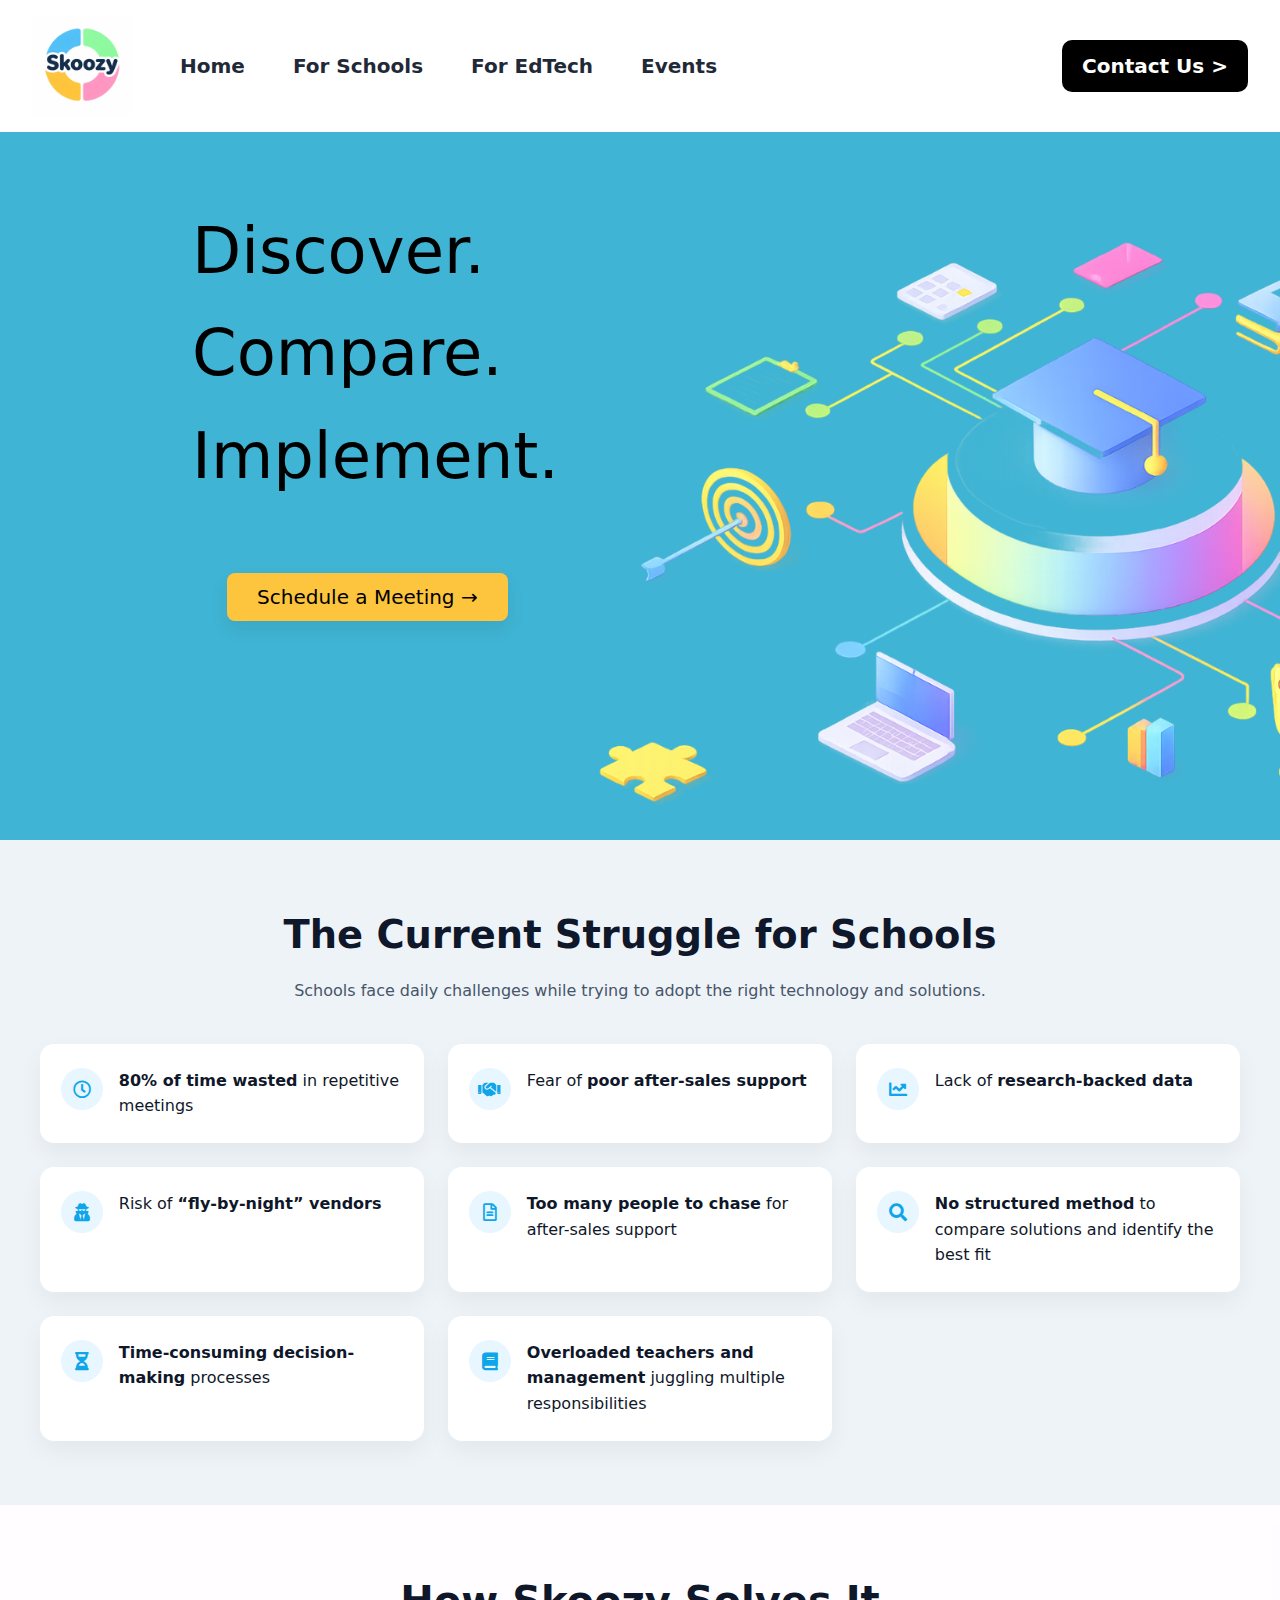
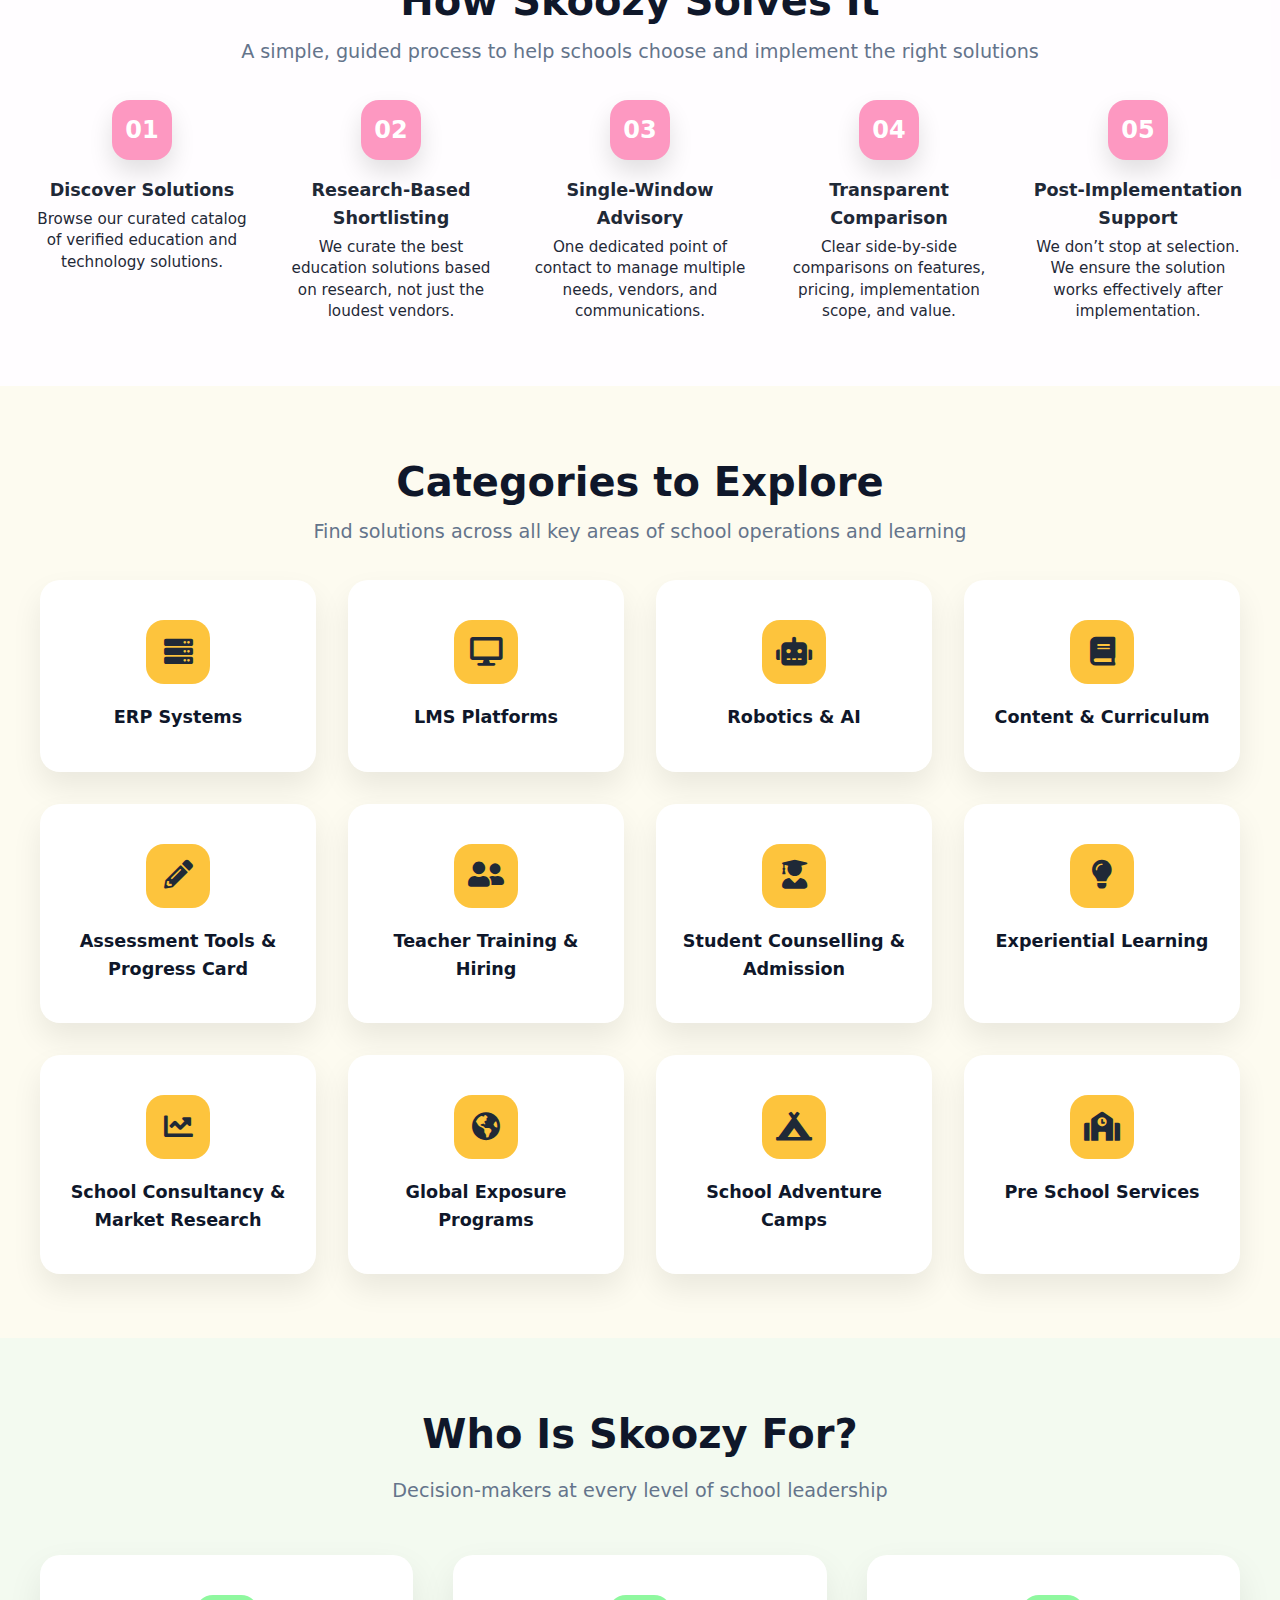
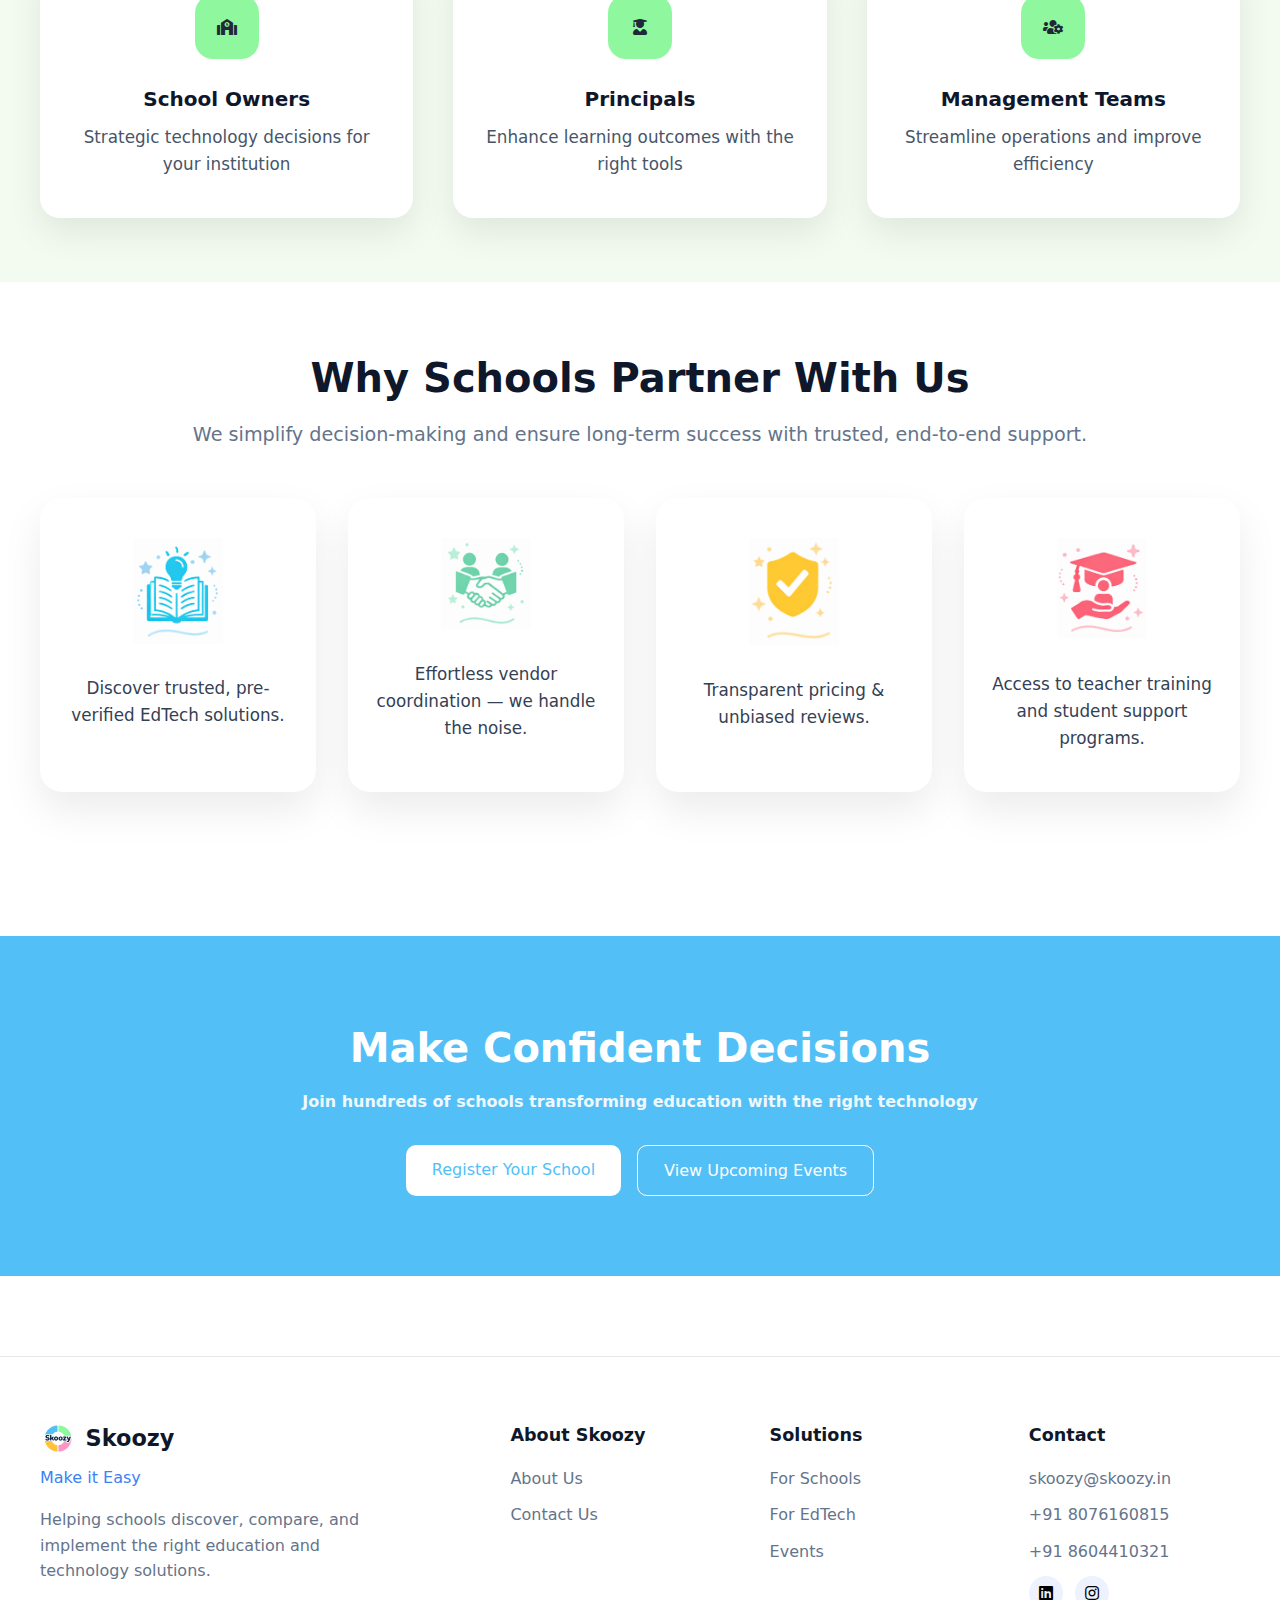
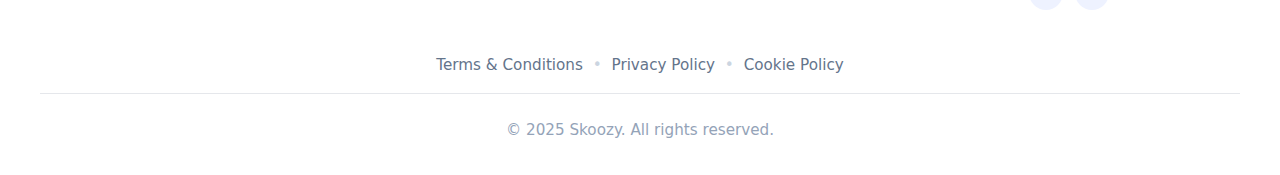
<file: for-school.html>
<!DOCTYPE html>
<html lang="en">
<head>
    <meta charset="UTF-8">
    <!-- Google verification -->
    <meta name="google-site-verification" content="_oo4N83Qq1RLGNFJlrV6agdxPrbW_dFi3y1uiw_Ee60">
    <title>Skoozy – Make It Easy</title>
    <meta name="viewport" content="width=device-width, initial-scale=1.0">
    <link rel="stylesheet" href="css/for-school.css">
    <link rel="stylesheet" href="https://cdnjs.cloudflare.com/ajax/libs/font-awesome/5.15.4/css/all.min.css"/>
  
    <!--Favicon - Web logo-->
  <link rel="icon" href="images/favicon.ico" type="image/x-icon">
  <link rel="icon" type="image/png" sizes="64x64" href="images/favicon_64.png">
  <link rel="icon" type="image/png" sizes="256x256" href="images/favicon.png">
  <link rel="apple-touch-icon" href="images/favicon_64.png">
  <meta name="theme-color" content="#ffffff">
  
    <meta name="description" content="Skoozy is a comprehensive discovery platform that bridges the gap between schools and education solution providers">
    <meta property="og:title" content="Skoozy – Discover & Compare Education Solutions">
    <meta property="og:description" content="Skoozy is a comprehensive discovery platform that bridges the gap between schools and education solution providers.">
    <meta property="og:type" content="website">
    <meta property="og:url" content="https://skoozy.in">
    <meta property="og:image" content="https://skoozy.in/images/logo.png">
  
</head>
<body>

<!-- HEADER -->
<header>
  <nav class="navbar">
    <!-- LEFT: LOGO -->
    <a href="index.html" class="logo">
      <img src="images/logo.png" alt="Skoozy Logo">
    </a>

    <div class="hamburger" id="hamburger">
      <span></span>
      <span></span>
      <span></span>
    </div>

    <!-- CENTER: NAV MENU -->
    <ul class="nav-menu">
      <li><a href="index.html" class="nav-link">Home</a></li>
      <li><a href="for-school.html" class="nav-link">For Schools</a></li>
      <li><a href="for-edtech.html" class="nav-link">For EdTech</a></li>
      <li><a href="events.html" class="nav-link">Events</a></li>

      <!-- MOBILE VERSION ONLY -->
      <li>
        <a href="contact.html" class="mobile-contact-btn"> Contact Us </a>
      </li>
    </ul>

    <!-- RIGHT: CTA -->
    <a href="contact.html" class="btn-contact">Contact Us ></a>
  </nav>
</header>

<!----- School body ----->

<!-- BANNER -->
<section class="banner">
    <img src="images/banner_for_school.png" alt="School Banner">
  
    <div class="banner-overlay">
    <!-- Text Content -->
    <div class="banner-content">
      <div class="banner-text">
        <h2>Discover.<br> Compare. <br>Implement.</h2>
  
        <a href="schedule-a-meeting.html" class="btn-primary">
          Schedule a Meeting →
        </a>
      </div>
    </div>
</section>

   
<!---- Current Struggle---->
<section class="struggle-new">
  <div class="struggle-wrapper">

    <h2>The Current Struggle for Schools</h2>

    <p class="struggle-intro">
      Schools face daily challenges while trying to adopt the right technology and solutions.
    </p>

    <div class="struggle-grid">

      <div class="struggle-card">
        <span class="s-icon"><i class="far fa-clock"></i></span>
        <p><strong>80% of time wasted</strong> in repetitive meetings</p>
      </div>

      <div class="struggle-card">
        <span class="s-icon"><i class="fas fa-handshake"></i></span>
        <p>Fear of <strong>poor after-sales support</strong></p>
      </div>

      <div class="struggle-card">
        <span class="s-icon"><i class="fas fa-chart-line"></i></span>
        <p>Lack of <strong>research-backed data</strong></p>
      </div>

      <div class="struggle-card">
        <span class="s-icon"><i class="fas fa-user-secret"></i></span>
        <p>Risk of <strong>“fly-by-night” vendors</strong></p>
      </div>

      <div class="struggle-card">
        <span class="s-icon"><i class="far fa-file-alt"></i></span>
        <p><strong>Too many people to chase</strong> for after-sales support</p>
      </div>

      <div class="struggle-card">
        <span class="s-icon"><i class="fas fa-search"></i></span>
        <p><strong>No structured method</strong> to compare solutions and identify the best fit</p>
      </div>

      <div class="struggle-card">
        <span class="s-icon"><i class="fas fa-hourglass-half"></i></span>
        <p><strong>Time-consuming decision-making</strong> processes</p>
      </div>

      <div class="struggle-card">
        <span class="s-icon"><i class="fas fa-book"></i></span>
        <p><strong>Overloaded teachers and management</strong> juggling multiple responsibilities</p>
      </div>
    </div>

  </div>
</section>

<!---How skoozy solves it-->
<section class="how-skoozy-works">
    <div class="how-container">
      
      <h2 class="how-title">How Skoozy Solves It</h2>
      <p class="how-subtitle">
        A simple, guided process to help schools choose and implement the right solutions
      </p>
  
      <div class="steps">
  
        <!-- STEP 1 -->
        <div class="step">
          <div class="step-circle">01</div>
          <h3>Discover Solutions</h3>
          <p>
            Browse our curated catalog of verified education and technology solutions.
          </p>
        </div>
  
  
        <!-- STEP 2 -->
        <div class="step">
          <div class="step-circle">02</div>
          <h3>Research-Based Shortlisting</h3>
          <p>
            We curate the best education solutions based on research, not just the loudest vendors.
          </p>
        </div>
  
  
        <!-- STEP 3 -->
        <div class="step">
          <div class="step-circle">03</div>
          <h3>Single-Window Advisory</h3>
          <p>
            One dedicated point of contact to manage multiple needs, vendors, and communications.
          </p>
        </div>

  
        <!-- STEP 4 -->
        <div class="step">
          <div class="step-circle">04</div>
          <h3>Transparent Comparison</h3>
          <p>
            Clear side-by-side comparisons on features, pricing, implementation scope, and value.
          </p>
        </div>


        <!-- STEP 5 -->
        <div class="step">
            <div class="step-circle">05</div>
            <h3>Post-Implementation Support</h3>
            <p>
                We don’t stop at selection. We ensure the solution works effectively after implementation.
            </p>
          </div>
  
      </div>
    </div>
  </section>
  
<!------categories to explore-->  
<section class="categories-section">
  <div class="categories-container">

    <h2 class="categories-title">Categories to Explore</h2>
    <p class="categories-subtitle">
      Find solutions across all key areas of school operations and learning
    </p>

    <div class="categories-grid">

      <div class="category-card">
        <div class="category-icon">
          <i class="fas fa-server"></i>
        </div>
        <h3>ERP Systems</h3>
      </div>

      <div class="category-card">
        <div class="category-icon">
          <i class="fas fa-desktop"></i>
        </div>
        <h3>LMS Platforms</h3>
      </div>

      <div class="category-card">
        <div class="category-icon">
          <i class="fas fa-robot"></i>
        </div>
        <h3>Robotics & AI</h3>
      </div>

      <div class="category-card">
        <div class="category-icon">
          <i class="fas fa-book"></i>
        </div>
        <h3>Content & Curriculum</h3>
      </div>

      <div class="category-card">
        <div class="category-icon">
          <i class="fas fa-pencil-alt"></i>
        </div>
        <h3>Assessment Tools & Progress Card</h3>
      </div>

      <div class="category-card">
        <div class="category-icon">
          <i class="fas fa-user-friends"></i>
        </div>
        <h3>Teacher Training & Hiring</h3>
      </div>

      <div class="category-card">
        <div class="category-icon">
          <i class="fas fa-user-graduate"></i>
        </div>
        <h3>Student Counselling & Admission</h3>
      </div>

      <div class="category-card">
        <div class="category-icon">
          <i class="fas fa-lightbulb"></i>
        </div>
        <h3>Experiential Learning</h3>
      </div>

      <div class="category-card">
        <div class="category-icon">
          <i class="fas fa-chart-line"></i>
        </div>
        <h3>School Consultancy & Market Research</h3>
      </div>

      <div class="category-card">
        <div class="category-icon">
          <i class="fas fa-globe-americas"></i>
        </div>
        <h3>Global Exposure Programs</h3>
      </div>

      <div class="category-card">
        <div class="category-icon">
          <i class="fas fa-campground"></i>
        </div>
        <h3>School Adventure Camps</h3>
      </div>

      <div class="category-card">
        <div class="category-icon">
          <i class="fas fa-school"></i>
        </div>
        <h3>Pre School Services</h3>
      </div>

    </div>
  </div>
</section>

<!-----who is skoozy for-->
<section class="who-skoozy-for">
  <div class="who-container">

    <h2 class="who-title">Who Is Skoozy For?</h2>
    <p class="who-subtitle">
      Decision-makers at every level of school leadership
    </p>

    <div class="who-grid">

      <!-- School Owners -->
      <div class="who-card">
        <div class="who-icon">
          <i class="fas fa-school"></i>
        </div>
        <h3>School Owners</h3>
        <p>Strategic technology decisions for your institution</p>
      </div>

      <!-- Principals -->
      <div class="who-card">
        <div class="who-icon">
          <i class="fas fa-user-graduate"></i>
        </div>
        <h3>Principals</h3>
        <p>Enhance learning outcomes with the right tools</p>
      </div>

      <!-- Management Teams -->
      <div class="who-card">
        <div class="who-icon">
          <i class="fas fa-users-cog"></i>
        </div>
        <h3>Management Teams</h3>
        <p>Streamline operations and improve efficiency</p>
      </div>

    </div>
  </div>
</section>

<!-- WHY SCHOOLS PARTNER WITH US -->
<section class="why-partner">
    <div class="why-container">
  
      <h2 class="why-title">Why Schools Partner With Us</h2>
      <p class="why-subtitle">
        We simplify decision-making and ensure long-term success with trusted, end-to-end support.
      </p>
  
      <div class="why-grid">
  
        <!-- TILE 1 -->
        <div class="why-card">
          <img src="images/icon-discover.png" alt="Trusted EdTech">
          <p>Discover trusted, pre-verified EdTech solutions.</p>
        </div>
  
        <!-- TILE 2 -->
        <div class="why-card">
          <img src="images/icon-vendor.png" alt="Vendor Coordination">
          <p>Effortless vendor coordination — we handle the noise.</p>
        </div>
  
        <!-- TILE 3 -->
        <div class="why-card">
          <img src="images/icon-pricing.png" alt="Transparent Pricing">
          <p>Transparent pricing & unbiased reviews.</p>
        </div>
  
        <!-- TILE 4 -->
        <div class="why-card">
          <img src="images/icon-training.png" alt="Training Support">
          <p>Access to teacher training and student support programs.</p>
        </div>
  
      </div>
    </div>
  </section>

<!--Ready to grow business-->  
<section class="cta-section">

  <p class="cta-title">Make Confident Decisions</p>

  <h2 class="cta-eyebrow">
    Join hundreds of schools transforming education with the right technology
  </h2>

  <div class="cta-buttons">
    <a href="schedule-a-meeting.html" class="btn-primary-cta">Register Your School</a>
    <a href="events.html" class="btn-outline-cta">View Upcoming Events</a>
  </div>
</section>

<!-- FOOTER -->
<footer class="site-footer">
  <div class="footer-container">

    <!-- LEFT -->
    <div class="footer-brand">
      <div class="brand-row">
        <img src="images/logo.png" alt="Skoozy Logo">
        <h3>Skoozy</h3>
      </div>
      <span class="tagline">Make it Easy</span>

      <p class="brand-desc">
        Helping schools discover, compare, and implement the right education
        and technology solutions.
      </p>
    </div>

    <!-- ABOUT -->
    <div class="footer-col">
      <h4>About Skoozy</h4>
      <a href="index.html">About Us</a>
      <a href="contact.html" >Contact Us</a>
    </div>

    <!-- SOLUTIONS -->
    <div class="footer-col">
      <h4>Solutions</h4>
      <a href="for-school.html" >For Schools</a>
      <a href="for-edtech.html" >For EdTech</a>
      <a href="events.html">Events</a>
    </div>

    <!-- CONTACT -->
    <div class="footer-col">
      <h4>Contact</h4>
      <a href="mailto:skoozy@skoozy.in">skoozy@skoozy.in</a>
      <p>+91 8076160815</p>
      <p>+91 8604410321</p>
    

    <!-- SOCIAL ICONS -->
  <div class="social-links">
    <a href="https://www.linkedin.com/company/skoozy-in/" target="_blank" aria-label="LinkedIn">
      <i class="fab fa-linkedin"></i>
    </a>

    <a href="https://www.instagram.com/skoozy.in?igsh=MWhhMnl4ZXF5YjcyMw%3D%3D&utm_source=qr" target="_blank" aria-label="Instagram">
      <i class="fab fa-instagram"></i>
    </a>
  </div>
</div>

  </div>


<!-- LEGAL LINKS -->
<div class="footer-legal">
  <a href="#">Terms & Conditions</a>
  <span>•</span>
  <a href="#">Privacy Policy</a>
  <span>•</span>
  <a href="#">Cookie Policy</a>
</div>
  
  <div class="footer-bottom">
    <span>© 2025 Skoozy. All rights reserved.</span>
  </div>
</footer>
  
<script src="js/for-school.js"></script>

<script>
  const hamburger = document.getElementById('hamburger');
  const navMenu = document.querySelector('.nav-menu');

  hamburger.addEventListener('click', () => {
    hamburger.classList.toggle('active');
    navMenu.classList.toggle('active');
  });
</script>

</body>
</html>
</file>
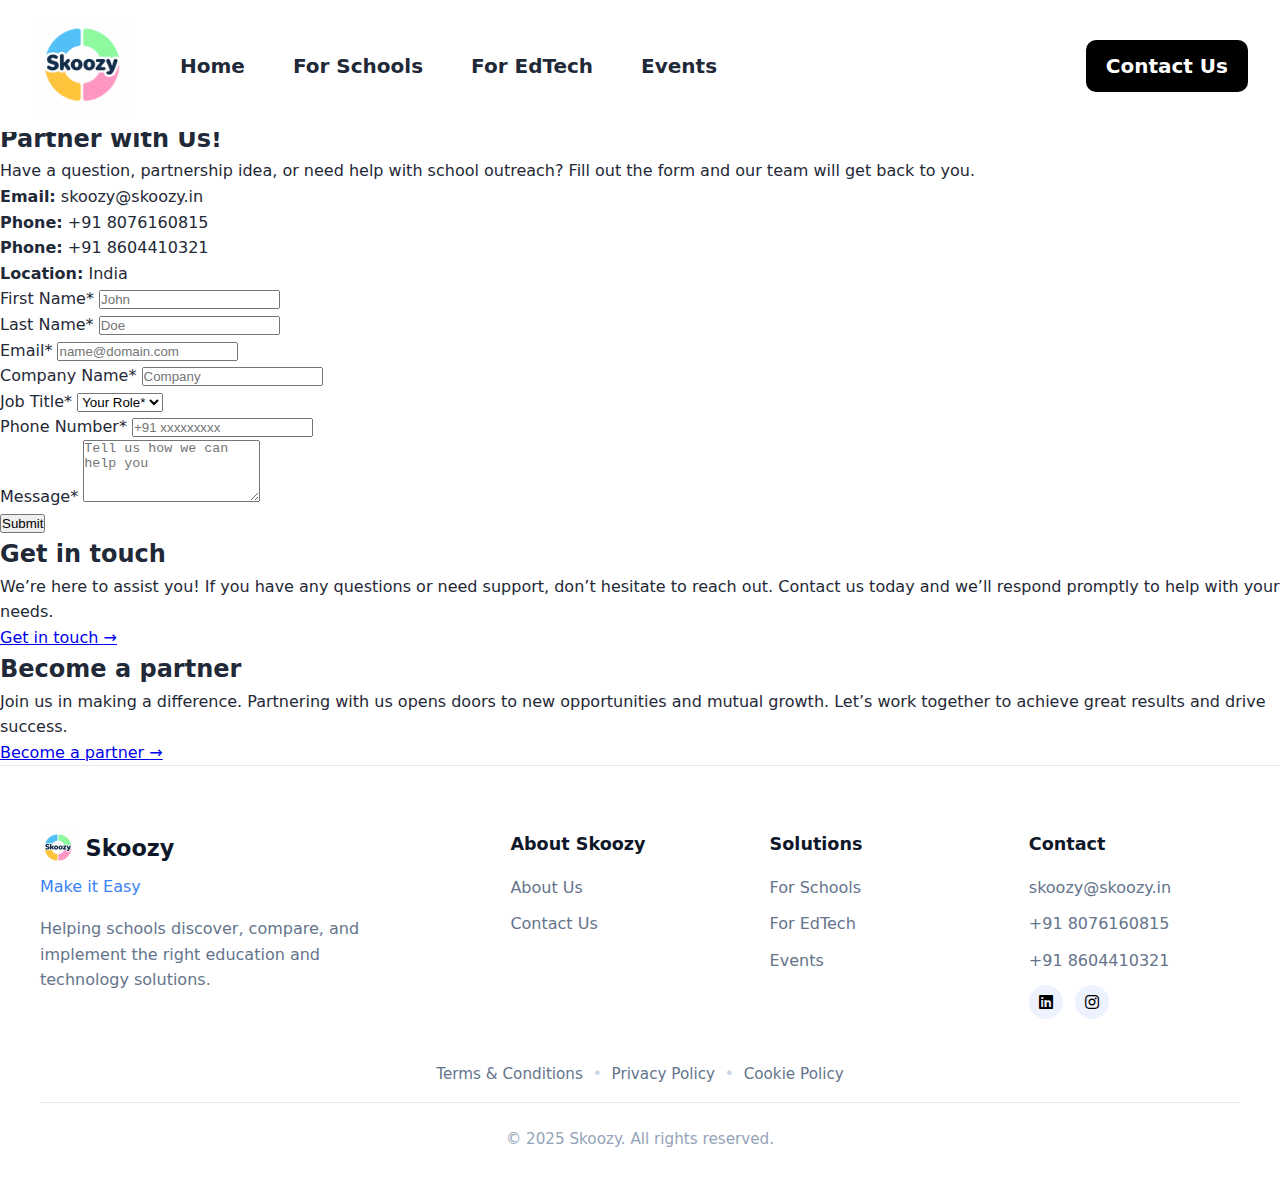
<file: partner-with-scoozy.html>
<!DOCTYPE html>
<html lang="en">
<head>
  <meta charset="UTF-8">
  <title>Partner With Scoozy – Skoozy</title>
  <meta name="viewport" content="width=device-width, initial-scale=1.0">
  <link rel="stylesheet" href="css/style.css">
  <link rel="stylesheet" href="https://cdnjs.cloudflare.com/ajax/libs/font-awesome/5.15.4/css/all.min.css"/>

  <!--Favicon - Web logo-->
  <link rel="icon" type="image/png" sizes="256x256" href="images/favicon.jpeg">
  <link rel="apple-touch-icon" href="images/favicon.jpeg">
  <meta name="theme-color" content="#ffffff">

</head>
<body>

<!-- HEADER (UNCHANGED) -->
<header>
  <nav class="navbar">
    <a href="index.html" class="logo">
      <img src="images/logo.png" alt="Skoozy Logo">
    </a>

    <ul class="nav-menu">
        <li><a href="index.html" class="nav-link">Home</a></li>
        <li><a href="for-school.html" class="nav-link">For Schools</a></li>
        <li><a href="for-edtech.html" class="nav-link">For EdTech</a></li>
        <li><a href="events.html" class="nav-link">Events</a></li>
    </ul>

    <a href="contact.html" class="btn-contact">Contact Us</a>
  </nav>
</header>

<!-- CONTACT SECTION -->
<section class="contact-section">
  <div class="contact-container">

    <div class="contact-left">
      <h2>Partner with Us!</h2>
      <p>
        Have a question, partnership idea, or need help with school outreach?
        Fill out the form and our team will get back to you.
      </p>

      <ul class="contact-info">
        <li><strong>Email:</strong> skoozy@skoozy.in</li>
        <li><strong>Phone:</strong> +91 8076160815</li>
        <li><strong>Phone:</strong> +91 8604410321</li>
        <li><strong>Location:</strong> India</li>
      </ul>
    </div>

    <div class="contact-right">
      <form id="partnerForm" novalidate>

        <div class="form-group">
          <label>First Name*</label>
          <input type="text" name="firstName" placeholder="John" required>
        </div>

        <div class="form-group">
            <label>Last Name*</label>
            <input type="text" name="lastName" placeholder="Doe" required>
          </div>

        <div class="form-group">
          <label>Email*</label>
          <input type="email" name="email" placeholder="name@domain.com" required>
        </div>

        <div class="form-group">
          <label>Company Name*</label>
          <input type="text" name="company" placeholder="Company" required>
        </div>

        <div class="form-group">
          <label>Job Title*</label>
          <select name="jobTitle" required>
            <option value="">Your Role*</option>
            <option>Founder</option>
            <option>Sales</option>
            <option>Marketing</option>
            <option>Product</option>
          </select>
        </div>

        <div class="form-group">
          <label>Phone Number*</label>
          <input type="tel" name="phone" placeholder="+91 xxxxxxxxx" required>
        </div>

        <div class="form-group full">
          <label>Message*</label>
          <textarea name="message" rows="4" placeholder="Tell us how we can help you" required></textarea>
        </div>

        <div class="form-action">
          <button type="submit">Submit</button>
          <p id="formStatus"></p>
        </div>

      </form>
    </div>

  </div>
</section>



<!---------------->
<section class="contact-cards">
    <div class="cards-container">
  
      <!-- GET IN TOUCH -->
      <div class="contact-card">
        <h2>Get in touch</h2>
        <p>
          We’re here to assist you! If you have any questions or need support,
          don’t hesitate to reach out. Contact us today and we’ll respond
          promptly to help with your needs.
        </p>
        <a href="contact.html" class="card-btn">
          Get in touch <span>→</span>
        </a>
      </div>
  
      <!-- BECOME A PARTNER -->
      <div class="contact-card">
        <h2>Become a partner</h2>
        <p>
          Join us in making a difference. Partnering with us opens doors to
          new opportunities and mutual growth. Let’s work together to
          achieve great results and drive success.
        </p>
        <a href="partner-with-scoozy.html" class="card-btn">
          Become a partner <span>→</span>
        </a>
      </div>
  
    </div>
  </section>  

<!-- FOOTER (UNCHANGED) -->
<footer class="site-footer">
  <div class="footer-container">

    <!-- LEFT -->
    <div class="footer-brand">
      <div class="brand-row">
        <img src="images/logo.png" alt="Skoozy Logo">
        <h3>Skoozy</h3>
      </div>
      <span class="tagline">Make it Easy</span>

      <p class="brand-desc">
        Helping schools discover, compare, and implement the right education
        and technology solutions.
      </p>
    </div>

  <!-- ABOUT -->
  <div class="footer-col">
      <h4>About Skoozy</h4>
      <a href="index.html">About Us</a>
      <a href="contact.html" >Contact Us</a>
    </div>

    <!-- SOLUTIONS -->
    <div class="footer-col">
      <h4>Solutions</h4>
      <a href="for-school.html" >For Schools</a>
      <a href="for-edtech.html" >For EdTech</a>
      <a href="events.html" >Events</a>
    </div>

    <!-- CONTACT -->
    <div class="footer-col">
      <h4>Contact</h4>
      <a href="mailto:skoozy@skoozy.in">skoozy@skoozy.in</a>
      <p>+91 8076160815</p>
      <p>+91 8604410321</p>

    <!-- SOCIAL ICONS -->
    <div class="social-links">
      <a href="https://www.linkedin.com/company/skoozy-in/" target="_blank" aria-label="LinkedIn">
        <i class="fab fa-linkedin"></i>
      </a>
  
      <a href="https://www.instagram.com/skoozy.in?igsh=MWhhMnl4ZXF5YjcyMw%3D%3D&utm_source=qr" target="_blank" aria-label="Instagram">
        <i class="fab fa-instagram"></i>
      </a>
    </div>      
    </div>

  </div>

<!-- LEGAL LINKS -->
<div class="footer-legal">
    <a href="#">Terms & Conditions</a>
    <span>•</span>
    <a href="#">Privacy Policy</a>
    <span>•</span>
    <a href="#">Cookie Policy</a>
  </div>

  <div class="footer-bottom">
    <span>© 2025 Skoozy. All rights reserved.</span>
  </div>
</footer>

<script src="js/partner-with-scoozy.js"></script>
</body>
</html>
</file>
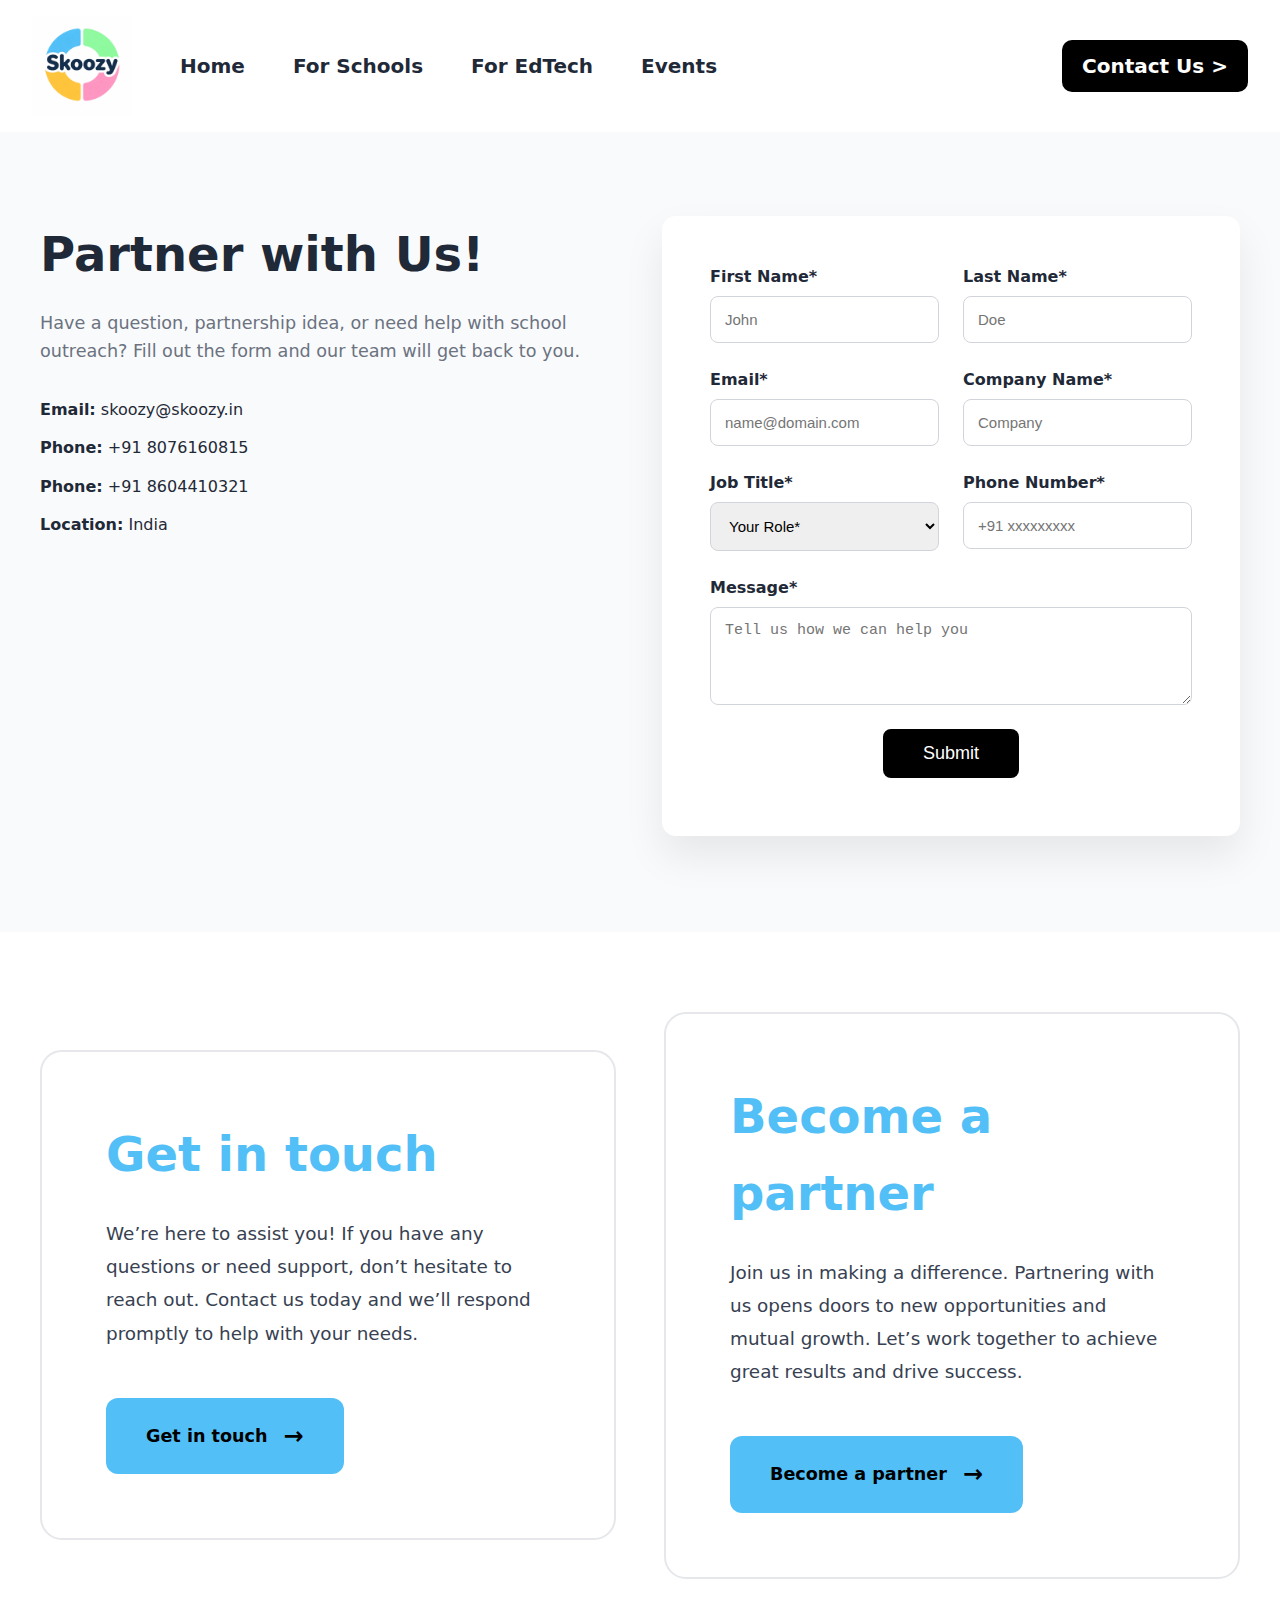
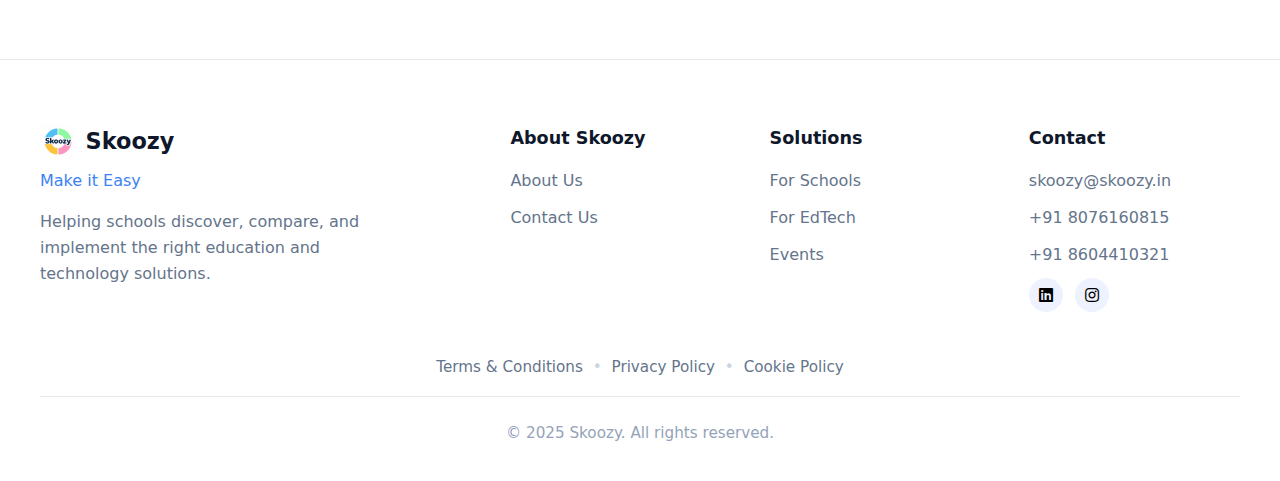
<file: partner-with-skoozy.html>
<!DOCTYPE html>
<html lang="en">
<head>
    <meta charset="UTF-8">
    <!-- Google verification -->
    <meta name="google-site-verification" content="_oo4N83Qq1RLGNFJlrV6agdxPrbW_dFi3y1uiw_Ee60">
    <title>Skoozy – Make It Easy</title>
    <meta name="viewport" content="width=device-width, initial-scale=1.0">
    <link rel="stylesheet" href="css/partner-with-skoozy.css">
    <link rel="stylesheet" href="https://cdnjs.cloudflare.com/ajax/libs/font-awesome/5.15.4/css/all.min.css"/>
  
    <!--Favicon - Web logo-->
  <link rel="icon" href="images/favicon.ico" type="image/x-icon">
  <link rel="icon" type="image/png" sizes="64x64" href="images/favicon_64.png">
  <link rel="icon" type="image/png" sizes="256x256" href="images/favicon.png">
  <link rel="apple-touch-icon" href="images/favicon_64.png">
  <meta name="theme-color" content="#ffffff">
  
    <meta name="description" content="Skoozy is a comprehensive discovery platform that bridges the gap between schools and education solution providers">
    <meta property="og:title" content="Skoozy – Discover & Compare Education Solutions">
    <meta property="og:description" content="Skoozy is a comprehensive discovery platform that bridges the gap between schools and education solution providers.">
    <meta property="og:type" content="website">
    <meta property="og:url" content="https://skoozy.in">
    <meta property="og:image" content="https://skoozy.in/images/logo.png">
  
</head>
<body>

<!-- HEADER (UNCHANGED) -->
<header>
  <nav class="navbar">
    <!-- LEFT: LOGO -->
    <a href="index.html" class="logo">
      <img src="images/logo.png" alt="Skoozy Logo">
    </a>

    <div class="hamburger" id="hamburger">
      <span></span>
      <span></span>
      <span></span>
    </div>

    <!-- CENTER: NAV MENU -->
    <ul class="nav-menu">
      <li><a href="index.html" class="nav-link">Home</a></li>
      <li><a href="for-school.html" class="nav-link">For Schools</a></li>
      <li><a href="for-edtech.html" class="nav-link">For EdTech</a></li>
      <li><a href="events.html" class="nav-link">Events</a></li>

      <!-- MOBILE VERSION ONLY -->
      <li>
        <a href="contact.html" class="mobile-contact-btn"> Contact Us </a>
      </li>
    </ul>

    <!-- RIGHT: CTA -->
    <a href="contact.html" class="btn-contact">Contact Us ></a>
  </nav>
</header>

<!-- CONTACT SECTION -->
<section class="contact-section">
  <div class="contact-container">

    <div class="contact-left">
      <h2>Partner with Us!</h2>
      <p>
        Have a question, partnership idea, or need help with school outreach?
        Fill out the form and our team will get back to you.
      </p>

      <ul class="contact-info">
        <li><strong>Email:</strong> skoozy@skoozy.in</li>
        <li><strong>Phone:</strong> +91 8076160815</li>
        <li><strong>Phone:</strong> +91 8604410321</li>
        <li><strong>Location:</strong> India</li>
      </ul>
    </div>

    <div class="contact-right">
      <form id="partnerForm" novalidate>

        <div class="form-group">
          <label>First Name*</label>
          <input type="text" name="firstName" placeholder="John" required>
        </div>

        <div class="form-group">
            <label>Last Name*</label>
            <input type="text" name="lastName" placeholder="Doe" required>
          </div>

        <div class="form-group">
          <label>Email*</label>
          <input type="email" name="email" placeholder="name@domain.com" required>
        </div>

        <div class="form-group">
          <label>Company Name*</label>
          <input type="text" name="company" placeholder="Company" required>
        </div>

        <div class="form-group">
          <label>Job Title*</label>
          <select name="jobTitle" required>
            <option value="">Your Role*</option>
            <option>Founder</option>
            <option>Sales</option>
            <option>Marketing</option>
            <option>Product</option>
          </select>
        </div>

        <div class="form-group">
          <label>Phone Number*</label>
          <input type="tel" name="phone" placeholder="+91 xxxxxxxxx" required>
        </div>

        <div class="form-group full">
          <label>Message*</label>
          <textarea name="message" rows="4" placeholder="Tell us how we can help you" required></textarea>
        </div>

        <div class="form-action">
          <button type="submit">Submit</button>
          <p id="formStatus"></p>
        </div>

      </form>
    </div>

  </div>
</section>

<!------Contact CTA CARDS---------->
<section class="contact-cards">
    <div class="cards-container">
  
      <!-- GET IN TOUCH -->
      <div class="contact-card">
        <h2>Get in touch</h2>
        <p>
          We’re here to assist you! If you have any questions or need support,
          don’t hesitate to reach out. Contact us today and we’ll respond
          promptly to help with your needs.
        </p>
        <a href="contact.html" class="card-btn">
          Get in touch <span>→</span>
        </a>
      </div>
  
      <!-- BECOME A PARTNER -->
      <div class="contact-card">
        <h2>Become a partner</h2>
        <p>
          Join us in making a difference. Partnering with us opens doors to
          new opportunities and mutual growth. Let’s work together to
          achieve great results and drive success.
        </p>
        <a href="partner-with-skoozy.html" class="card-btn">
          Become a partner <span>→</span>
        </a>
      </div>
  
    </div>
  </section>  

<!-- FOOTER (UNCHANGED) -->
<footer class="site-footer">
  <div class="footer-container">

    <!-- LEFT -->
    <div class="footer-brand">
      <div class="brand-row">
        <img src="images/logo.png" alt="Skoozy Logo">
        <h3>Skoozy</h3>
      </div>
      <span class="tagline">Make it Easy</span>

      <p class="brand-desc">
        Helping schools discover, compare, and implement the right education
        and technology solutions.
      </p>
    </div>

  <!-- ABOUT -->
  <div class="footer-col">
      <h4>About Skoozy</h4>
      <a href="index.html">About Us</a>
      <a href="contact.html" >Contact Us</a>
    </div>

    <!-- SOLUTIONS -->
    <div class="footer-col">
      <h4>Solutions</h4>
      <a href="for-school.html" >For Schools</a>
      <a href="for-edtech.html" >For EdTech</a>
      <a href="events.html" >Events</a>
    </div>

    <!-- CONTACT -->
    <div class="footer-col">
      <h4>Contact</h4>
      <a href="mailto:skoozy@skoozy.in">skoozy@skoozy.in</a>
      <p>+91 8076160815</p>
      <p>+91 8604410321</p>

    <!-- SOCIAL ICONS -->
    <div class="social-links">
      <a href="https://www.linkedin.com/company/skoozy-in/" target="_blank" aria-label="LinkedIn">
        <i class="fab fa-linkedin"></i>
      </a>
  
      <a href="https://www.instagram.com/skoozy.in?igsh=MWhhMnl4ZXF5YjcyMw%3D%3D&utm_source=qr" target="_blank" aria-label="Instagram">
        <i class="fab fa-instagram"></i>
      </a>
    </div>      
    </div>

  </div>

<!-- LEGAL LINKS -->
<div class="footer-legal">
    <a href="#">Terms & Conditions</a>
    <span>•</span>
    <a href="#">Privacy Policy</a>
    <span>•</span>
    <a href="#">Cookie Policy</a>
  </div>

  <div class="footer-bottom">
    <span>© 2025 Skoozy. All rights reserved.</span>
  </div>
</footer>

<script src="js/partner-with-skoozy.js"></script>

<script>
  const hamburger = document.getElementById('hamburger');
  const navMenu = document.querySelector('.nav-menu');

  hamburger.addEventListener('click', () => {
    hamburger.classList.toggle('active');
    navMenu.classList.toggle('active');
  });
</script>

</body>
</html>
</file>
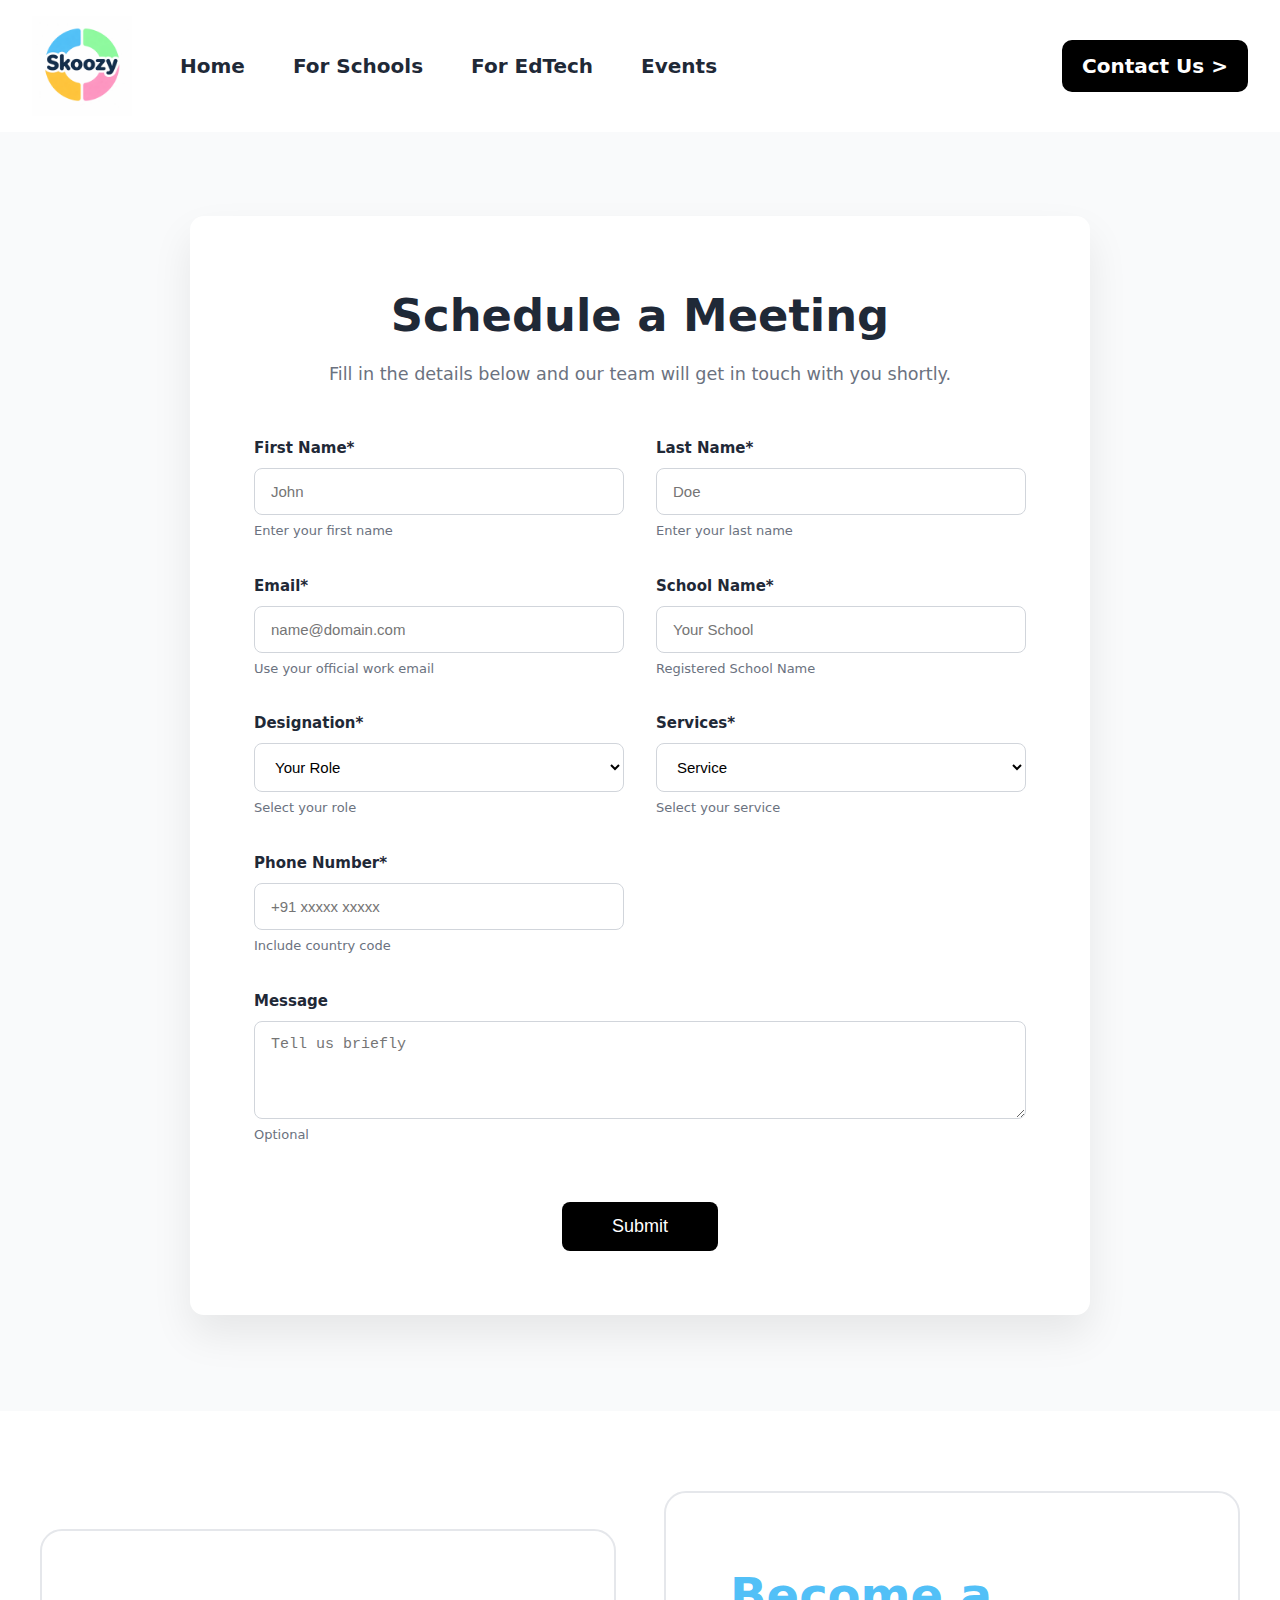
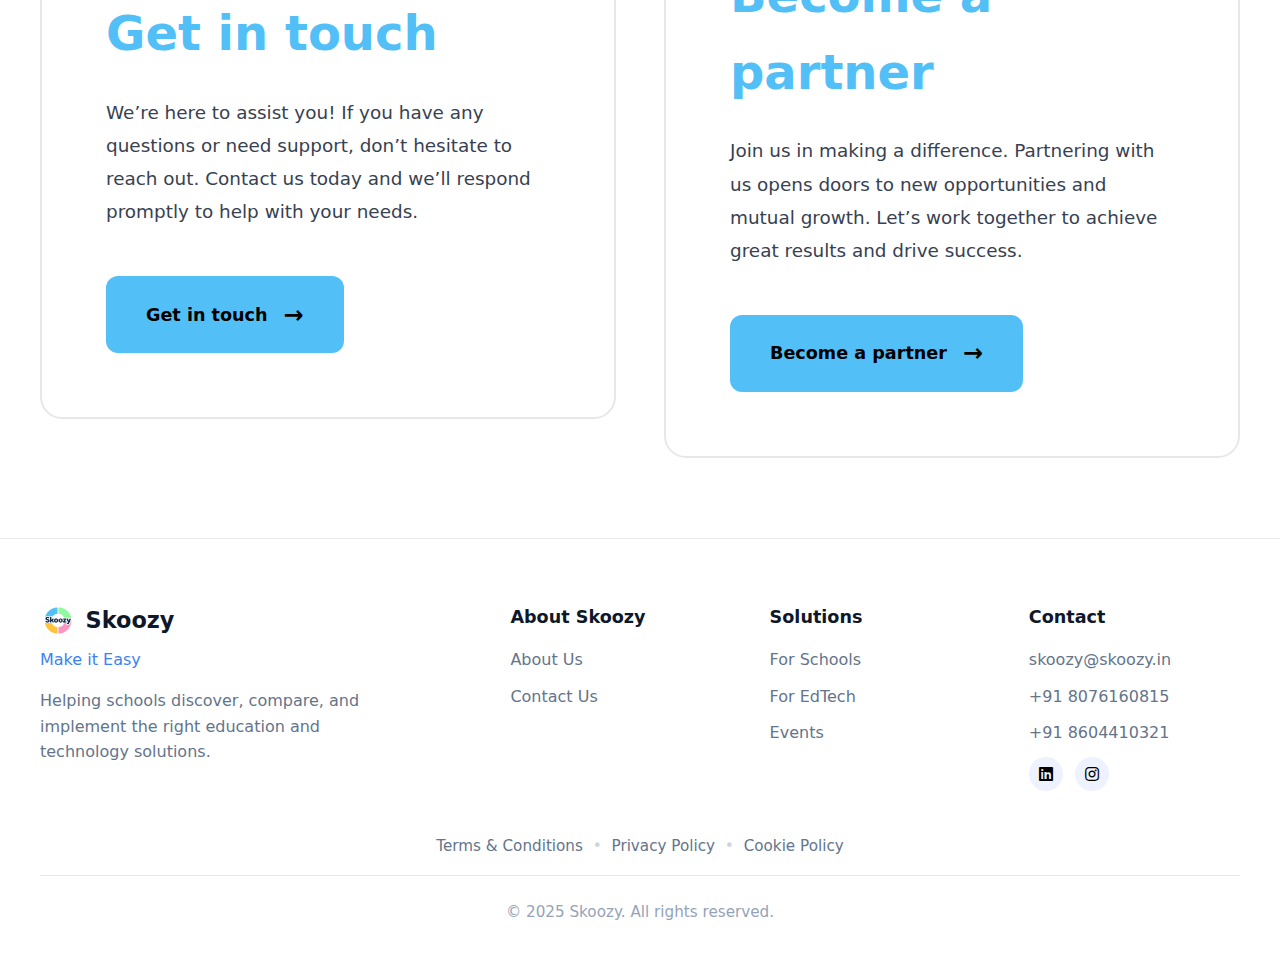
<file: schedule-a-meeting.html>
<!DOCTYPE html>
<html lang="en">
<head>
    <meta charset="UTF-8">
    <!-- Google verification -->
    <meta name="google-site-verification" content="_oo4N83Qq1RLGNFJlrV6agdxPrbW_dFi3y1uiw_Ee60">
    <title>Skoozy – Make It Easy</title>
    <meta name="viewport" content="width=device-width, initial-scale=1.0">
    <link rel="stylesheet" href="css/schedule-a-meeting.css">
    <link rel="stylesheet" href="https://cdnjs.cloudflare.com/ajax/libs/font-awesome/5.15.4/css/all.min.css"/>
  
    <!--Favicon - Web logo-->
  <link rel="icon" href="images/favicon.ico" type="image/x-icon">
  <link rel="icon" type="image/png" sizes="64x64" href="images/favicon_64.png">
  <link rel="icon" type="image/png" sizes="256x256" href="images/favicon.png">
  <link rel="apple-touch-icon" href="images/favicon_64.png">
  <meta name="theme-color" content="#ffffff">
  
    <meta name="description" content="Skoozy is a comprehensive discovery platform that bridges the gap between schools and education solution providers">
    <meta property="og:title" content="Skoozy – Discover & Compare Education Solutions">
    <meta property="og:description" content="Skoozy is a comprehensive discovery platform that bridges the gap between schools and education solution providers.">
    <meta property="og:type" content="website">
    <meta property="og:url" content="https://skoozy.in">
    <meta property="og:image" content="https://skoozy.in/images/logo.png">
  
</head>
<body>

<!-- HEADER -->
<header>
  <nav class="navbar">
    <!-- LEFT: LOGO -->
    <a href="index.html" class="logo">
      <img src="images/logo.png" alt="Skoozy Logo">
    </a>

    <div class="hamburger" id="hamburger">
      <span></span>
      <span></span>
      <span></span>
    </div>

    <!-- CENTER: NAV MENU -->
    <ul class="nav-menu">
      <li><a href="index.html" class="nav-link">Home</a></li>
      <li><a href="for-school.html" class="nav-link">For Schools</a></li>
      <li><a href="for-edtech.html" class="nav-link">For EdTech</a></li>
      <li><a href="events.html" class="nav-link">Events</a></li>

      <!-- MOBILE VERSION ONLY -->
      <li>
        <a href="contact.html" class="mobile-contact-btn"> Contact Us </a>
      </li>
    </ul>

    <!-- RIGHT: CTA -->
    <a href="contact.html" class="btn-contact">Contact Us ></a>
  </nav>
</header>

<!-- ================= DEMO FORM ================= -->
<section class="demo-section">
    <div class="demo-container">
      <h2 class="demo-title">Schedule a Meeting</h2>
      <p class="demo-subtitle">
        Fill in the details below and our team will get in touch with you shortly.
      </p>
  
      <form class="demo-form" id="schoolForm" novalidate>

        <div class="form-group">
          <label>First Name*</label>
          <input type="text" name="firstName" placeholder="John" required>
          <small>Enter your first name</small>
        </div>
      
        <div class="form-group">
          <label>Last Name*</label>
          <input type="text" name="lastName" placeholder="Doe" required>
          <small>Enter your last name</small>
        </div>
      
        <div class="form-group">
          <label>Email*</label>
          <input type="email" name="email" placeholder="name@domain.com" required>
          <small>Use your official work email</small>
        </div>
      
        <div class="form-group">
          <label>School Name*</label>
          <input type="text" name="school" placeholder="Your School" required>
          <small>Registered School Name</small>
        </div>
      
        <div class="form-group">
          <label>Designation*</label>
          <select name="jobTitle" required>
            <option value="">Your Role</option>
            <option>School Owner</option>
            <option>Principal</option>
            <option>Management Team</option>
          </select>
          <small>Select your role</small>
        </div>

        <div class="form-group">
          <label>Services*</label>
          <select name="service" required>
            <option value="">Service</option>
            <option>ERP System</option>
            <option>LMS Platform</option>
            <option>Robotics & AI</option>
            <option>Content & Curriculum</option>
            <option>Assessment Tools & Progress Card</option>
            <option>Teacher Training & Hiring</option>
            <option>Student Counselling & Admission</option>
            <option>Experiential Learning</option>
            <option>School Consultancy & Market Research</option>
            <option>Global Exposure Programs</option>
            <option>School Adventure Camps</option>
            <option>Pre School Services</option>
            <option>Others</option>
          </select>
          <small>Select your service</small>
        </div>
      
        <div class="form-group">
          <label>Phone Number*</label>
          <input type="tel" name="phone" placeholder="+91 xxxxx xxxxx" required>
          <small>Include country code</small>
        </div>
      
        <div class="form-group full">
          <label>Message</label>
          <textarea name="message" rows="4" placeholder="Tell us briefly"></textarea>
          <small>Optional</small>
        </div>
      
        <div class="form-action">
          <button type="submit">Submit</button>
        </div>
      
      </form>
      
    </div>
  </section>  

<!------Contact Card---------->
<section class="contact-cards">
  <div class="cards-container">

    <!-- GET IN TOUCH -->
    <div class="contact-card">
      <h2>Get in touch</h2>
      <p>
        We’re here to assist you! If you have any questions or need support,
        don’t hesitate to reach out. Contact us today and we’ll respond
        promptly to help with your needs.
      </p>
      <a href="contact.html" class="card-btn">
        Get in touch <span>→</span>
      </a>
    </div>

    <!-- BECOME A PARTNER -->
    <div class="contact-card">
      <h2>Become a partner</h2>
      <p>
        Join us in making a difference. Partnering with us opens doors to
        new opportunities and mutual growth. Let’s work together to
        achieve great results and drive success.
      </p>
      <a href="partner-with-skoozy.html" class="card-btn">
        Become a partner <span>→</span>
      </a>
    </div>

  </div>
</section>  

<!-- FOOTER -->
<footer class="site-footer">
  <div class="footer-container">

    <!-- LEFT -->
    <div class="footer-brand">
      <div class="brand-row">
        <img src="images/logo.png" alt="Skoozy Logo">
        <h3>Skoozy</h3>
      </div>
      <span class="tagline">Make it Easy</span>

      <p class="brand-desc">
        Helping schools discover, compare, and implement the right education
        and technology solutions.
      </p>
    </div>

    <!-- ABOUT -->
    <div class="footer-col">
      <h4>About Skoozy</h4>
      <a href="index.html">About Us</a>
      <a href="contact.html" >Contact Us</a>
    </div>

    <!-- SOLUTIONS -->
    <div class="footer-col">
      <h4>Solutions</h4>
      <a href="for-school.html" >For Schools</a>
      <a href="for-edtech.html" >For EdTech</a>
      <a href="events.html">Events</a>
    </div>

    <!-- CONTACT -->
    <div class="footer-col">
      <h4>Contact</h4>
      <a href="mailto:skoozy@skoozy.in">skoozy@skoozy.in</a>
      <p>+91 8076160815</p>
      <p>+91 8604410321</p>
    

    <!-- SOCIAL ICONS -->
  <div class="social-links">
    <a href="https://www.linkedin.com/company/skoozy-in/" target="_blank" aria-label="LinkedIn">
      <i class="fab fa-linkedin"></i>
    </a>

    <a href="https://www.instagram.com/skoozy.in?igsh=MWhhMnl4ZXF5YjcyMw%3D%3D&utm_source=qr" target="_blank" aria-label="Instagram">
      <i class="fab fa-instagram"></i>
    </a>
  </div>
</div>

  </div>


<!-- LEGAL LINKS -->
<div class="footer-legal">
  <a href="#">Terms & Conditions</a>
  <span>•</span>
  <a href="#">Privacy Policy</a>
  <span>•</span>
  <a href="#">Cookie Policy</a>
</div>
  
  <div class="footer-bottom">
    <span>© 2025 Skoozy. All rights reserved.</span>
  </div>
</footer>

<script src="js/schedule-a-meeting.js"></script>

<script>
  const hamburger = document.getElementById('hamburger');
  const navMenu = document.querySelector('.nav-menu');

  hamburger.addEventListener('click', () => {
    hamburger.classList.toggle('active');
    navMenu.classList.toggle('active');
  });
</script>

</body>
</html>
</file>
<file: css/style.css>
html, body {
  width: 100%;
  overflow-x: hidden;
}

/* ================= ROOT & RESET ================= */
* {
  margin: 0;
  padding: 0;
}

:root {
  --primary-blue: #52C0F7;
  --primary-green: #8FF89F;
  --primary-yellow: #FDC43D;
  --primary-pink: #FD98C1;
  --primary-dark: #1f2937;
  --text-light: #6b7280;
  --bg-light: #f9fafb;
  --white: #ffffff;
  --transition: all 0.3s ease;
}

body {
  font-family: "Segoe UI", system-ui, sans-serif;
  color: var(--primary-dark);
  line-height: 1.6;
  background: var(--white);
  padding-top: 120px;
}

/* ================= HEADER ================= */
header {
  position: fixed;
  top: 0;
  left: 0;
  width: 100%;
  background: #fff;
  z-index: 1000;
}

nav {
  max-width: 1400px;
  margin: auto;
  padding: 1rem 1rem;
  display: flex;
  justify-content: space-between;
  align-items: center;
}

/* ================= LOGO ================= */
.logo {
  display: flex;
  align-items: center;
  text-decoration: none;
}

.logo img {
  height: 100px;           /* Adjust if needed */
  width: auto;
  transition: var(--transition);
}

.logo img:hover {
  opacity: 0.95;
}

.navbar {
  max-width: 100%;
  margin: auto;
  padding: 1rem 2rem;
  display: grid;
  grid-template-columns: auto 1fr auto;
  align-items: left;
}

/* Center menu */
.nav-menu {
  list-style: none;
  display: flex;
  justify-content: left;
  gap: 3rem;
  margin-left: 3rem;
}

.nav-link {
  text-decoration: none;
  color: var(--primary-dark);
  font-weight: 700;
  transition: var(--transition);
  font-size: 20px;
}

.nav-link:hover {
  color: #3b82f6;
  border: 2px solid #3b82f6;
  padding: 10px 20px;
}

.btn-contact {
  text-decoration: none;
  background-color: #000000;
  color: #fff;
  padding: 10px 20px;
  font-weight: 700;
  transition: var(--transition);
  font-size: 20px;
  border-radius: 10px;
}

.btn-contact:hover {
  color: #3b82f6;
  padding: 10px 20px;
}

.mobile-contact-btn {
  display: none;
}

/* HAMBURGER DEFAULT (hidden on desktop) */
.hamburger {
  display: none;
  flex-direction: column;
  gap: 6px;
  cursor: pointer;
}

.hamburger span {
  width: 28px;
  height: 3px;
  background: #0f172a;
  border-radius: 4px;
  transition: .3s;
}

/*Mobile Responsive */

@media (max-width: 768px) {

.navbar {
  grid-template-columns: auto 1fr auto;
  align-items: center;
  padding: 1rem;
}

.logo img {
  height: 58px;
}

  /* SHOW HAMBURGER */
.hamburger {
  display: flex;
  flex-direction: column;
  gap: 6px;
  cursor: pointer;
  justify-self: end;
}

.hamburger span {
  width: 28px;
  height: 3px;
  background: #0f172a;
  border-radius: 4px;
  transition: .3s;
}  

/* HIDE MENU INITIALLY */
.nav-menu {
  position: absolute;
  top: 90px;
  left: 0;
  width: 100%;
  background: #ffffff;
  display: none;
  flex-direction: column;
  align-items: center;
  gap: 1rem;
  padding: 1.2rem 0;
  border-bottom: 1px solid #e5e7eb;
  z-index: 999;
  margin-left: 0;
}

/* WHEN OPEN */
.nav-menu.active {
  display: flex;
}

.nav-link {
  font-size: 17px;
  padding: 6px 10px;
}

.btn-contact {
  display: none;  /* keep header clean on mobile */
}

.mobile-contact-btn {
  display: inline-block;
  margin-top: 8px;
  padding: 10px 18px;
  background: #000000;
  color: #ffffff;
  border-radius: 10px;
  text-decoration: none;
  font-weight: 700;
}

.mobile-contact-btn:hover {
  opacity: .9;
}

}

  /* HAMBURGER ANIMATION */
.hamburger.active span:nth-child(1) {
    transform: translateY(9px) rotate(45deg);
}
.hamburger.active span:nth-child(2) {
    opacity: 0;
}
.hamburger.active span:nth-child(3) {
    transform: translateY(-9px) rotate(-45deg);
}



/* ================= BANNER ================= */

.banner {
  position: relative;
  width: 100%;                 /* FULL viewport width */
  height: 80vh;
  background-image: url("../images/banner_for_home.png");
  background-size: cover;       /* KEY: covers entire width */
  background-position: center;
  background-repeat: no-repeat;
  overflow: hidden;
}

/* Soft overlay like reference image */
.banner-overlay {
  position: absolute;
  inset: 0;
  z-index: 1;
}

/* Centered content */
.banner-content {
  position: relative;
  z-index: 2;
  height: 100%;
  max-width: 900px;
  margin: auto;
  padding: 0 2rem;
  display: flex;
  flex-direction: column;
  justify-content: center;
  text-align: center;
  color: #000000;
}

.banner-content h2 {
  font-size: 5rem;
  font-weight: 500;
  margin-bottom: 1.2rem;
}

.banner-content p {
  font-size: 2.5rem;
  line-height: 1.6;
  margin-bottom: 2.5rem;
  color: #000000;
  font-weight: 600;
}

/* Buttons */
.banner-actions {
  display: flex;
  justify-content: center;
  gap: 1.5rem;
  flex-wrap: wrap;
}

.btn-primary {
  padding: 12px 32px;
  font-size: 1.1rem;
  background: #000000;
  color: #fff;
  border-radius: 10px;
  text-decoration: none;
  transition: all .25s ease;
  cursor: pointer;
}

.btn-secondary {
  padding: 12px 32px;
  font-size: 1.1rem;
  border: 2px solid #000000;
  color: #000000;
  border-radius: 10px;
  text-decoration: none;
  transition: all .25s ease;
  cursor: pointer;
}

.btn-primary:hover {
  transform: translateY(-2px) scale(1.02);
  box-shadow: 0 12px 28px rgba(0,0,0,.10);
  background: #ffffff;
  color: #000000;
}

.btn-secondary:hover {
  transform: translateY(-2px) scale(1.02);
  box-shadow: 0 12px 28px rgba(0,0,0,.10);
  background: #000000;
  color: #ffffff;
}

/*Mobile Responsive*/
@media (max-width: 768px) {

html, body {
  overflow-x: hidden;
}  

.banner {
  width: 100%;
  height: auto;
  min-height: 70vh;
  padding: 2.5rem 1.2rem;
  display: flex;
  align-items: center;
}

.banner-content {
  padding: 0 1rem;
}

.banner-content h2 {
  font-size: 2.2rem;
  line-height: 1.2;
}

.banner-content p {
  font-size: 1.2rem;
  margin-bottom: 1.5rem;
}

.banner-actions {
  flex-direction: column;
  gap: 0.8rem;
  width: 100%;
}

.btn-primary,
.btn-secondary {
  width: 100%;
  max-width: 420px;
  margin: 0 auto;
  box-sizing: border-box;
}

section,
  .banner-content,
  .how-it-works,
  .cta-container {
    padding-left: 1rem;
    padding-right: 1rem;
  }
}

/* ================= WHAT IS SKOOZY ================= */

.what-skoozy {
  width: 100%;
  padding: 4rem 2rem;
  background: linear-gradient(to bottom, #ffffff, #f4fbf7);
}

.what-container {
  max-width: 1200px;
  margin: auto;
  text-align: center;
}

.what-title {
  font-size: 2.4rem;
  font-weight: 700;
  color: #0f172a;
  margin-bottom: 0.2rem;
}

.what-subtitle {
  font-size: 1.2rem;
  color: #64748b;
  max-width: 900px;
  margin: 0 auto 2rem;
}

/* GRID */
.what-grid {
  display: grid;
  grid-template-columns: repeat(3, 1fr);
  gap: 2rem;
}

/* CARD */
.what-card {
  background: #ffffff;
  border-radius: 20px;
  padding: 2.5rem 2rem;
  box-shadow: 0 15px 35px rgba(0, 0, 0, 0.08);
  transition: all 0.3s ease;
  text-align: left;
}

.what-card:hover {
  transform: translateY(-6px);
  box-shadow: 0 25px 50px rgba(0, 0, 0, 0.12);
}

/* ICON */
.what-icon {
  width: 64px;
  height: 64px;
  background: #8FF89F;
  color: #000000;
  border-radius: 18px;
  display: flex;
  align-items: center;
  justify-content: center;
  font-size: 1.8rem;
  margin-bottom: 1.2rem;
}

/* TEXT */
.what-card h3 {
  font-size: 1.25rem;
  font-weight: 600;
  margin-bottom: 0.5rem;
  color: #0f172a;
}

.what-card p {
  font-size: 1.05rem;
  color: #475569;
  line-height: 1.6;
}

/*Mobile Responsive*/
@media (max-width: 768px) {

  html, body {
    overflow-x: hidden;
  }
  
  .what-container {
    padding: 0 1rem;
  }

  .what-title {
    font-size: 1.8rem;
    line-height: 1.2;
  }

  .what-subtitle {
    font-size: 1rem;
    line-height: 1.5;
    margin-top: 0.5rem;
  }

  .what-grid {
    grid-template-columns: 1fr;
    gap: 1.2rem;
  }

  .what-card {
    padding: 1.5rem;
    border-radius: 16px;
  }

  .what-icon {
    width: 52px;
    height: 52px;
    font-size: 1.3rem;
  }

  .what-card h3 {
    font-size: 1.15rem;
  }

  .what-card p {
    font-size: 0.95rem;
    line-height: 1.5;
  }

  .what-card,
  .what-subtitle {
    word-wrap: break-word;
    overflow-wrap: break-word;
  }

  .what-container,
  .what-grid,
  .what-card {
    width: 100%;
    max-width: 100%;
    box-sizing: border-box;
  }
}




/* ================= HOW IT WORKS ================= */

.how-it-works {
  width: 100%;
  padding: 3rem 2rem;
  background: #ffffff;
}

.how-it-container {
  max-width: 1200px;
  margin: auto;
  text-align: center;
}

.how-it-title {
  font-size: 2.4rem;
  font-weight: 600;
  color: #0f172a;
  margin-bottom: 0.5rem;
}

.how-it-subtitle {
  font-size: 1.2rem;
  color: #64748b;
  margin-bottom: 2rem;
}

/* STEPS */
.how-it-steps {
  display: flex;
  align-items: flex-start;
  justify-content: space-between;
  gap: 2rem;
}

/* STEP CARD */
.how-step {
  flex: 1;
  max-width: 260px;
}

.step-icon {
  width: 90px;
  height: 90px;
  margin: 0 auto 1.5rem;
  border-radius: 22px;
  background: linear-gradient(180deg, #FDC43D, #FDC43D);
  display: flex;
  align-items: center;
  justify-content: center;
  box-shadow: 0 20px 40px rgba(0,0,0,0.1);
}

.step-number {
  font-size: 2rem;
  font-weight: 600;
  color: #000000;
}

.how-step h3 {
  font-size: 1.2rem;
  font-weight: 600;
  margin-bottom: 0.5rem;
  color: #0f172a;
}

.how-step p {
  font-size: 1.05rem;
  color: #64748b;
  line-height: 1.6;
}

/*Mobile Responsive*/
@media (max-width: 768px) {

  .how-it-works {
    padding: 2rem 0.6rem;
  }

  .how-it-title {
    font-size: 1.6rem;
  }

  .how-it-subtitle {
    font-size: 0.95rem;
    max-width: 95%;
    margin: 0 auto 1.2rem;
  }

  .how-it-steps {
    display: flex;
    justify-content: space-between;
    gap: 0.6rem;          /* MUCH tighter spacing */
  }

  .how-step {
    flex: 1;
    max-width: 115px;     /* makes each block compact */
    text-align: center;
  }

  .step-icon {
    width: 64px;
    height: 64px;
  }

  .step-number {
    font-size: 1.2rem;
  }

  .how-step h3 {
    font-size: 0.95rem;
    margin-bottom: 0.4rem;
  }

  .how-step p {
    font-size: 0.8rem;
    line-height: 1.3;
  }
}





/* ================= THE SKOOZY EFFECT ================= */

.skoozy-effect {
  width: 100%;
  padding: 3rem 2rem;
  background: linear-gradient(135deg, #f8fafc, #ffffff);
}

.effect-container {
  max-width: 1100px;
  margin: auto;
}

.effect-title {
  text-align: center;
  font-size: 2.6rem;
  font-weight: 700;
  color: #0f172a;
  margin-bottom: 0.5rem;
}

.effect-subtitle {
  text-align: center;
  font-size: 1.2rem;
  color: #64748b;
  max-width: 720px;
  margin: 0 auto 3.5rem;
}

/* LIST STYLE (NOT CARDS / NOT TILES) */
.effect-list {
  display: flex;
  flex-direction: column;
  gap: 2.2rem;
}

.effect-item {
  display: flex;
  align-items: flex-start;
  gap: 1.5rem;
  padding-bottom: 1.3rem;
  border-bottom: 1px solid #e5e7eb;
}

.effect-item:last-child {
  border-bottom: none;
}

/* ICON */
.effect-icon {
  width: 56px;
  height: 56px;
  border-radius: 14px;
  background: #FD98C1;
  display: flex;
  align-items: center;
  justify-content: center;
  color: #000000;
  font-size: 1.4rem;
  flex-shrink: 0;
}

/* TEXT */
.effect-item h3 {
  font-size: 1.25rem;
  font-weight: 600;
  color: #0f172a;
  margin-bottom: 0.4rem;
}

.effect-item p {
  font-size: 1.05rem;
  color: #475569;
  line-height: 1.6;
}

/*Mobile Responsive*/
@media (max-width: 768px) {

  .skoozy-effect {
    padding: 2.2rem 1rem;
  }

  .effect-container {
    max-width: 100%;
  }

  .effect-title {
    font-size: 1.8rem;
    line-height: 1.2;
  }

  .effect-subtitle {
    font-size: 0.95rem;
    line-height: 1.4;
    max-width: 95%;
    margin: 0.5rem auto 2rem;
  }

  .effect-list {
    gap: 1.4rem;
  }

  .effect-item {
    gap: 0.9rem;
    padding-bottom: 1rem;
  }

  .effect-icon {
    width: 44px;
    height: 44px;
    font-size: 1.1rem;
    border-radius: 10px;
  }

  .effect-item h3 {
    font-size: 1rem;
    margin-bottom: 0.3rem;
  }

  .effect-item p {
    font-size: 0.9rem;
    line-height: 1.45;
  }
}



/* ================= Call To Action SECTION ================= */

.cta-section {
  width: 100%;
  padding: 3rem 2rem;
  background: linear-gradient(135deg, #52C0F7, #52C0F7);
  text-align: center;
}

.cta-container {
  max-width: 1000px;
  margin: auto;
}

/* Main heading */
.cta-title {
  font-size: 2.0rem;
  font-weight: 600;
  color: #ffffff;
  margin-bottom: 1.0rem;
  line-height: 1.4;
}

/* Small text */
.cta-eyebrow {
  font-size: 1.2rem;
  color: #e0f2fe;
  margin-bottom: 2rem;
}

/* Buttons wrapper */
.cta-buttons {
  display: flex;
  justify-content: center;
  gap: 1.5rem;
  flex-wrap: wrap;
}

/* Primary button */
.btn-primary-cta {
  background: #ffffff;
  color: #52C0F7;
  padding: 14px 28px;
  border-radius: 10px;
  font-size: 1.05rem;
  font-weight: 600;
  text-decoration: none;
  transition: all 0.3s ease;
}

.btn-primary-cta:hover {
  transform: translateY(-3px);
  box-shadow: 0 10px 25px rgba(0,0,0,0.15);
}

/* Outline button */
.btn-outline-cta {
  background: transparent;
  color: #ffffff;
  padding: 14px 28px;
  border-radius: 10px;
  font-size: 1.05rem;
  font-weight: 600;
  text-decoration: none;
  border: 2px solid #ffffff;
  transition: all 0.3s ease;
}

.btn-outline-cta:hover {
  background: #ffffff;
  color: #2563eb;
}

/*Mobile Responsive*/
@media (max-width: 768px) {

  .cta-section {
    padding: 2.2rem 1rem;
    text-align: center;
  }

  .cta-title {
    font-size: 1.6rem;
    line-height: 1.25;
    margin-bottom: 0.6rem;
  }

  .cta-eyebrow {
    font-size: 0.95rem;
    line-height: 1.4;
    margin-bottom: 1.4rem;
  }

  .cta-buttons {
    flex-direction: column;
    gap: 0.8rem;
    width: 100%;
  }

  .btn-primary-cta,
  .btn-outline-cta {
    width: 100%;
    max-width: 420px;
    margin: 0 auto;
    box-sizing: border-box;
    font-size: 0.95rem;
    padding: 12px 18px;
  }
}



/* ================= FOOTER ================= */

.site-footer {
  background: #ffffff;
  padding: 4rem 2rem 2rem;
  border-top: 1px solid #e5e7eb;
}

.footer-container {
  max-width: 1200px;
  margin: auto;
  display: grid;
  grid-template-columns: 2fr 1fr 1fr 1fr;
  gap: 3rem;
}

/* BRAND */
.footer-brand img {
  width: 36px;
  height: auto;
}

.brand-row {
  display: flex;
  align-items: center;
  gap: 0.6rem;
}

.footer-brand h3 {
  font-size: 1.4rem;
  font-weight: 700;
  color: #0f172a;
}

.tagline {
  display: inline-block;
  margin: 0.5rem 0 1rem;
  font-size: 1rem;
  color: #3b82f6;
  font-weight: 500;
}

.brand-desc {
  font-size: 1rem;
  color: #64748b;
  max-width: 360px;
  line-height: 1.6;
}

/* COLUMNS */
.footer-col h4 {
  font-size: 1.1rem;
  font-weight: 600;
  margin-bottom: 1rem;
  color: #0f172a;
}

.footer-col a,
.footer-col p {
  display: block;
  font-size: 1rem;
  color: #64748b;
  text-decoration: none;
  margin-bottom: 0.7rem;
  transition: color 0.3s ease;
}

.footer-col a:hover {
  color: #3b82f6;
}

/* BOTTOM */
.footer-bottom {
  max-width: 1200px;
  margin: 1rem auto 0;
  padding-top: 1.5rem;
  border-top: 1px solid #e5e7eb;
  text-align: center;
  font-size: 0.95rem;
  color: #94a3b8;
}

/* Social links */
.social-links {
  display: flex;
  gap: 12px;
  margin-top: 8px;
}

.social-links a {
  width: 34px;
  height: 34px;
  border-radius: 50%;
  background: #eef2ff;
  display: flex;
  align-items: center;
  justify-content: center;
  color: #000000;
  font-size: 16px;
  transition: 0.3s ease;
}

.social-links a:hover {
  background: #52C0F7;
  color: #ffffff;
}

/* Legal Link */
.footer-legal {
  max-width: 1200px;
  margin: 2rem auto 0;
  text-align: center;
  color: #94a3b8;
  font-size: 0.95rem;
}

.footer-legal a {
  color: #64748b;
  text-decoration: none;
  margin: 0 5px;
  transition: color .3s ease;
}

.footer-legal a:hover {
  color: #3b82f6;
}

.footer-legal span {
  color: #cbd5e1;
}
 
/*Mobile Responsive*/
@media (max-width: 768px) {

  .site-footer {
    padding: 2.2rem 1rem 1.5rem;
  }

  .footer-container {
    max-width: 100%;
    gap: 1.2rem;          /* tighter spacing */
  }

  .footer-brand img {
    width: 28px;
  }

  .footer-brand h3 {
    font-size: 1.05rem;
  }

  .tagline {
    font-size: 0.85rem;
    margin: 0.3rem 0 0.6rem;
  }

  .brand-desc {
    font-size: 0.85rem;
    line-height: 1.45;
    max-width: 100%;
  }

  .footer-col h4 {
    font-size: 0.95rem;
    margin-bottom: 0.6rem;
  }

  .footer-col a,
  .footer-col p {
    font-size: 0.85rem;
    margin-bottom: 0.45rem;
  }

  .social-links a {
    width: 28px;
    height: 28px;
    font-size: 13px;
  }

  .footer-legal {
    font-size: 0.8rem;
    margin-top: 1.2rem;
  }

  .footer-bottom {
    font-size: 0.8rem;
    padding-top: 1rem;
  }
}




* {
  box-sizing: border-box;
}
</file>
<file: css/contact.css>
html, body {
  width: 100%;
  overflow-x: hidden;
}

/* ================= ROOT & RESET ================= */
* {
  margin: 0;
  padding: 0;
}

:root {
  --primary-blue: #52C0F7;
  --primary-green: #8FF89F;
  --primary-yellow: #FDC43D;
  --primary-pink: #FD98C1;
  --primary-dark: #1f2937;
  --text-light: #6b7280;
  --bg-light: #f9fafb;
  --white: #ffffff;
  --transition: all 0.3s ease;
}

body {
  font-family: "Segoe UI", system-ui, sans-serif;
  color: var(--primary-dark);
  line-height: 1.6;
  background: var(--white);
  padding-top: 120px;
}

/* ================= HEADER ================= */
header {
  position: fixed;
  top: 0;
  left: 0;
  width: 100%;
  background: #fff;
  z-index: 1000;
}

nav {
  max-width: 1400px;
  margin: auto;
  padding: 1rem 1rem;
  display: flex;
  justify-content: space-between;
  align-items: center;
}

/* ================= LOGO ================= */
.logo {
  display: flex;
  align-items: center;
  text-decoration: none;
}

.logo img {
  height: 100px;           /* Adjust if needed */
  width: auto;
  transition: var(--transition);
}

.logo img:hover {
  opacity: 0.95;
}

.navbar {
  max-width: 100%;
  margin: auto;
  padding: 1rem 2rem;
  display: grid;
  grid-template-columns: auto 1fr auto;
  align-items: left;
}

/* Center menu */
.nav-menu {
  list-style: none;
  display: flex;
  justify-content: left;
  gap: 3rem;
  margin-left: 3rem;
}

.nav-link {
  text-decoration: none;
  color: var(--primary-dark);
  font-weight: 700;
  transition: var(--transition);
  font-size: 20px;
}

.nav-link:hover {
  color: #3b82f6;
  border: 2px solid #3b82f6;
  padding: 10px 20px;
}

.btn-contact {
  text-decoration: none;
  background-color: #000000;
  color: #fff;
  padding: 10px 20px;
  font-weight: 700;
  transition: var(--transition);
  font-size: 20px;
  border-radius: 10px;
}

.btn-contact:hover {
  color: #3b82f6;
  padding: 10px 20px;
}

.mobile-contact-btn {
  display: none;
}

/* HAMBURGER DEFAULT (hidden on desktop) */
.hamburger {
  display: none;
  flex-direction: column;
  gap: 6px;
  cursor: pointer;
}

.hamburger span {
  width: 28px;
  height: 3px;
  background: #0f172a;
  border-radius: 4px;
  transition: .3s;
}

/*Mobile Responsive */

@media (max-width: 768px) {

.navbar {
  grid-template-columns: auto 1fr auto;
  align-items: center;
  padding: 1rem;
}

.logo img {
  height: 58px;
}

  /* SHOW HAMBURGER */
.hamburger {
  display: flex;
  flex-direction: column;
  gap: 6px;
  cursor: pointer;
  justify-self: end;
}

.hamburger span {
  width: 28px;
  height: 3px;
  background: #0f172a;
  border-radius: 4px;
  transition: .3s;
}  

/* HIDE MENU INITIALLY */
.nav-menu {
  position: absolute;
  top: 90px;
  left: 0;
  width: 100%;
  background: #ffffff;
  display: none;
  flex-direction: column;
  align-items: center;
  gap: 1rem;
  padding: 1.2rem 0;
  border-bottom: 1px solid #e5e7eb;
  z-index: 999;
  margin-left: 0;
}

/* WHEN OPEN */
.nav-menu.active {
  display: flex;
}

.nav-link {
  font-size: 17px;
  padding: 6px 10px;
}

.btn-contact {
  display: none;  /* keep header clean on mobile */
}

.mobile-contact-btn {
  display: inline-block;
  margin-top: 8px;
  padding: 10px 18px;
  background: #000000;
  color: #ffffff;
  border-radius: 10px;
  text-decoration: none;
  font-weight: 700;
}

.mobile-contact-btn:hover {
  opacity: .9;
}

}

  /* HAMBURGER ANIMATION */
.hamburger.active span:nth-child(1) {
    transform: translateY(9px) rotate(45deg);
}
.hamburger.active span:nth-child(2) {
    opacity: 0;
}
.hamburger.active span:nth-child(3) {
    transform: translateY(-9px) rotate(-45deg);
}


/* ================= CONTACT ================= */

.contact-section {
  background: #f9fafb;
  padding: 6rem 2rem;
}

.contact-container {
  max-width: 1200px;
  margin: auto;
  display: grid;
  grid-template-columns: 1fr 1fr;
  gap: 4rem;
}

.contact-left h2 {
  font-size: 3rem;
  margin-bottom: 1rem;
}

.contact-left p {
  font-size: 1.1rem;
  color: #6b7280;
  margin-bottom: 2rem;
}

.contact-info li {
  list-style: none;
  margin-bottom: 0.8rem;
  font-size: 1rem;
}

.contact-right {
  background: #ffffff;
  padding: 3rem;
  border-radius: 14px;
  box-shadow: 0 20px 40px rgba(0,0,0,0.08);
}

/* FORM */
.contact-right form {
  display: grid;
  grid-template-columns: 1fr 1fr;
  gap: 1.5rem;
}

.form-group {
  display: flex;
  flex-direction: column;
}

.form-group.full {
  grid-column: span 2;
}

.form-group label {
  font-weight: 600;
  margin-bottom: 0.4rem;
}

.form-group input,
.form-group select,
.form-group textarea {
  padding: 14px;
  border-radius: 8px;
  border: 1px solid #d1d5db;
  font-size: 15px;
}

.form-group input:focus,
.form-group select:focus,
.form-group textarea:focus {
  outline: none;
  border-color: #3b82f6;
  box-shadow: 0 0 0 3px rgba(59,130,246,0.15);
}

.form-action {
  grid-column: span 2;
  text-align: center;
}

.form-action button {
  background: #000000;
  color: #fff;
  padding: 14px 40px;
  font-size: 18px;
  border: none;
  border-radius: 8px;
  cursor: pointer;
}

#formStatus {
  margin-top: 10px;
  font-size: 14px;
}


/* Mobile Responsive */
@media (max-width: 768px) {

  .contact-section {
    padding: 3rem 1rem;
  }

  .contact-container {
    grid-template-columns: 1fr;
    gap: 2rem;
  }

  .contact-left h2 {
    font-size: 1.9rem;
    line-height: 1.2;
  }

  .contact-left p {
    font-size: 0.95rem;
    margin-bottom: 1.2rem;
  }

  .contact-info li {
    font-size: 0.9rem;
  }

  .contact-right {
    padding: 1.6rem 1.2rem;
    border-radius: 12px;
  }

  /* FORM */
  .contact-right form {
    grid-template-columns: 1fr;
    gap: 1rem;
  }

  .form-group.full {
    grid-column: span 1;
  }

  .form-group label {
    font-size: 0.9rem;
  }

  .form-group input,
  .form-group select,
  .form-group textarea {
    padding: 10px 12px;
    font-size: 0.9rem;
  }

  .form-action {
    grid-column: span 1;
  }

  .form-action button {
    width: 100%;
    font-size: 1rem;
    padding: 12px;
  }

  #formStatus {
    font-size: 12px;
  }
}


/* ================= CONTACT CTA CARDS ================= */

.contact-cards {
    width: 100%;
    padding: 5rem 2rem;
    background: #ffffff;
  }
  
  .cards-container {
    max-width: 1200px;
    margin: auto;
    display: grid;
    grid-template-columns: 1fr 1fr;
    gap: 3rem;
    align-items: center;
  }
  
  .contact-card {
    border: 2px solid #e5e7eb;
    border-radius: 22px;
    padding: 4rem;
    display: flex;
    flex-direction: column;
    justify-content: space-between;
  }
  
  .contact-card h2 {
    font-size: 3rem;
    font-weight: 700;
    color: #52C0F7; 
    margin-bottom: 1.5rem;
  }
  
  .contact-card p {
    font-size: 1.15rem;
    line-height: 1.8;
    color: #374151;
    margin-bottom: 3rem;
  }
  
  /* BUTTON */
  .card-btn {
    display: inline-flex;
    align-items: center;
    gap: 1rem;
    background: #52C0F7;
    color: #000;
    font-weight: 700;
    padding: 1.2rem 2.5rem;
    border-radius: 12px;
    text-decoration: none;
    width: fit-content;
    transition: all 0.3s ease;
    font-size: 1.1rem;
  }
  
  .card-btn span {
    font-size: 1.5rem;
    transition: transform 0.3s ease;
  }
  
  .card-btn:hover {
    transform: translateY(-3px);
    box-shadow: 0 12px 24px rgba(0,0,0,0.12);
  }
  
  .card-btn:hover span {
    transform: translateX(6px);
  }

/* Mobile Compatible */
@media (max-width: 768px) {

    .contact-cards {
      padding: 2.5rem 1rem;
    }
  
    .cards-container {
      grid-template-columns: 1fr;   /* stack */
      gap: 1.5rem;
    }
  
    .contact-card {
      padding: 1.8rem 1.4rem;
      border-radius: 16px;
    }
  
    .contact-card h2 {
      font-size: 1.8rem;
      margin-bottom: 0.9rem;
      line-height: 1.2;
    }
  
    .contact-card p {
      font-size: 0.95rem;
      line-height: 1.5;
      margin-bottom: 1.6rem;
    }
  
    .card-btn {
      width: 100%;
      justify-content: center;
      padding: 0.9rem 1.2rem;
      font-size: 0.95rem;
      border-radius: 10px;
    }
  
    .card-btn span {
      font-size: 1.2rem;
    }
  }
  

/* ================= SOCIAL LINKS ================= */

.follow-strip {
    width: 80%;
    padding: 4rem 2rem;
    margin-left: 90px;
    display: flex;
    flex-direction: column;
    border-top: 1px solid #e5e7eb;      /* separator line */
    background: #ffffff;
  }
  
  .follow-container {
    max-width: 2000px;
    margin: auto;
    display: grid;
    grid-template-columns: 2fr 1fr;
    gap: 10rem;
    align-items: center;
  }
  
  .follow-text h2 {
    font-size: 2rem;
    font-weight: 600;
    color: #0f172a;
    line-height: 1.4;
  }
  
  .follow-box {
    border: 2px solid #e5e7eb;
    border-radius: 18px;
    padding: 2rem;
  }
  
  .follow-title {
    display: block;
    font-weight: 600;
    margin-bottom: 1rem;
    color: #0f172a;
  }
  
  .follow-icons {
    display: flex;
    gap: 10px;
  }
  
  .follow-icons a {
    width: 44px;
    height: 44px;
    border-radius: 10px;
    background: #52C0F7;
    display: flex;
    align-items: center;
    justify-content: center;
    color: #000;
    font-size: 18px;
    transition: .25s ease;
  }
  
  .follow-icons a:hover {
    transform: translateY(-3px);
    box-shadow: 0 10px 20px rgba(0,0,0,.12);
  }

/* Mobile Compatible */
@media (max-width: 768px) {

    .follow-strip {
      width: 100%;
      margin-left: 0;
      padding: 2.2rem 1rem;
    }
  
    .follow-container {
      grid-template-columns: 1fr;
      gap: 1.6rem;
    }
  
    .follow-text h2 {
      font-size: 1.3rem;
      line-height: 1.3;
    }
  
    .follow-box {
      padding: 1.2rem;
      border-radius: 14px;
    }
  
    .follow-title {
      font-size: 0.95rem;
      margin-bottom: 0.6rem;
    }
  
    .follow-icons {
      gap: 8px;
    }
  
    .follow-icons a {
      width: 36px;
      height: 36px;
      font-size: 15px;
    }
  }
  


/* ================= FOOTER ================= */

.site-footer {
    background: #ffffff;
    padding: 4rem 2rem 2rem;
    border-top: 1px solid #e5e7eb;
  }
  
  .footer-container {
    max-width: 1200px;
    margin: auto;
    display: grid;
    grid-template-columns: 2fr 1fr 1fr 1fr;
    gap: 3rem;
  }
  
  /* BRAND */
  .footer-brand img {
    width: 36px;
    height: auto;
  }
  
  .brand-row {
    display: flex;
    align-items: center;
    gap: 0.6rem;
  }
  
  .footer-brand h3 {
    font-size: 1.4rem;
    font-weight: 700;
    color: #0f172a;
  }
  
  .tagline {
    display: inline-block;
    margin: 0.5rem 0 1rem;
    font-size: 1rem;
    color: #3b82f6;
    font-weight: 500;
  }
  
  .brand-desc {
    font-size: 1rem;
    color: #64748b;
    max-width: 360px;
    line-height: 1.6;
  }
  
  /* COLUMNS */
  .footer-col h4 {
    font-size: 1.1rem;
    font-weight: 600;
    margin-bottom: 1rem;
    color: #0f172a;
  }
  
  .footer-col a,
  .footer-col p {
    display: block;
    font-size: 1rem;
    color: #64748b;
    text-decoration: none;
    margin-bottom: 0.7rem;
    transition: color 0.3s ease;
  }
  
  .footer-col a:hover {
    color: #3b82f6;
  }
  
  /* BOTTOM */
  .footer-bottom {
    max-width: 1200px;
    margin: 1rem auto 0;
    padding-top: 1.5rem;
    border-top: 1px solid #e5e7eb;
    text-align: center;
    font-size: 0.95rem;
    color: #94a3b8;
  }
  
  /* Social links */
  .social-links {
    display: flex;
    gap: 12px;
    margin-top: 8px;
  }
  
  .social-links a {
    width: 34px;
    height: 34px;
    border-radius: 50%;
    background: #eef2ff;
    display: flex;
    align-items: center;
    justify-content: center;
    color: #000000;
    font-size: 16px;
    transition: 0.3s ease;
  }
  
  .social-links a:hover {
    background: #52C0F7;
    color: #ffffff;
  }
  
  /* Legal Link */
  .footer-legal {
    max-width: 1200px;
    margin: 2rem auto 0;
    text-align: center;
    color: #94a3b8;
    font-size: 0.95rem;
  }
  
  .footer-legal a {
    color: #64748b;
    text-decoration: none;
    margin: 0 5px;
    transition: color .3s ease;
  }
  
  .footer-legal a:hover {
    color: #3b82f6;
  }
  
  .footer-legal span {
    color: #cbd5e1;
  }
   
  /*Mobile Responsive*/
  @media (max-width: 768px) {
  
    .site-footer {
      padding: 2.2rem 1rem 1.5rem;
    }
  
    .footer-container {
      max-width: 100%;
      gap: 1.2rem;          /* tighter spacing */
    }
  
    .footer-brand img {
      width: 28px;
    }
  
    .footer-brand h3 {
      font-size: 1.05rem;
    }
  
    .tagline {
      font-size: 0.85rem;
      margin: 0.3rem 0 0.6rem;
    }
  
    .brand-desc {
      font-size: 0.85rem;
      line-height: 1.45;
      max-width: 100%;
    }
  
    .footer-col h4 {
      font-size: 0.95rem;
      margin-bottom: 0.6rem;
    }
  
    .footer-col a,
    .footer-col p {
      font-size: 0.85rem;
      margin-bottom: 0.45rem;
    }
  
    .social-links a {
      width: 28px;
      height: 28px;
      font-size: 13px;
    }
  
    .footer-legal {
      font-size: 0.8rem;
      margin-top: 1.2rem;
    }
  
    .footer-bottom {
      font-size: 0.8rem;
      padding-top: 1rem;
    }
  }

  
  * {
    box-sizing: border-box;
  }
</file>
<file: css/events.css>
html, body {
  width: 100%;
  overflow-x: hidden;
}

/* ================= ROOT & RESET ================= */
* {
  margin: 0;
  padding: 0;
}

:root {
  --primary-blue: #52C0F7;
  --primary-green: #8FF89F;
  --primary-yellow: #FDC43D;
  --primary-pink: #FD98C1;
  --primary-dark: #1f2937;
  --text-light: #6b7280;
  --bg-light: #f9fafb;
  --white: #ffffff;
  --transition: all 0.3s ease;
}

body {
  font-family: "Segoe UI", system-ui, sans-serif;
  color: var(--primary-dark);
  line-height: 1.6;
  background: var(--white);
  padding-top: 120px;
}

/* ================= HEADER ================= */
header {
  position: fixed;
  top: 0;
  left: 0;
  width: 100%;
  background: #fff;
  z-index: 1000;
}

nav {
  max-width: 1400px;
  margin: auto;
  padding: 1rem 1rem;
  display: flex;
  justify-content: space-between;
  align-items: center;
}

/* ================= LOGO ================= */
.logo {
  display: flex;
  align-items: center;
  text-decoration: none;
}

.logo img {
  height: 100px;           /* Adjust if needed */
  width: auto;
  transition: var(--transition);
}

.logo img:hover {
  opacity: 0.95;
}

.navbar {
  max-width: 100%;
  margin: auto;
  padding: 1rem 2rem;
  display: grid;
  grid-template-columns: auto 1fr auto;
  align-items: left;
}

/* Center menu */
.nav-menu {
  list-style: none;
  display: flex;
  justify-content: left;
  gap: 3rem;
  margin-left: 3rem;
}

.nav-link {
  text-decoration: none;
  color: var(--primary-dark);
  font-weight: 700;
  transition: var(--transition);
  font-size: 20px;
}

.nav-link:hover {
  color: #3b82f6;
  border: 2px solid #3b82f6;
  padding: 10px 20px;
}

.btn-contact {
  text-decoration: none;
  background-color: #000000;
  color: #fff;
  padding: 10px 20px;
  font-weight: 700;
  transition: var(--transition);
  font-size: 20px;
  border-radius: 10px;
}

.btn-contact:hover {
  color: #3b82f6;
  padding: 10px 20px;
}

.mobile-contact-btn {
  display: none;
}

/* HAMBURGER DEFAULT (hidden on desktop) */
.hamburger {
  display: none;
  flex-direction: column;
  gap: 6px;
  cursor: pointer;
}

.hamburger span {
  width: 28px;
  height: 3px;
  background: #0f172a;
  border-radius: 4px;
  transition: .3s;
}

/*Mobile Responsive */

@media (max-width: 768px) {

.navbar {
  grid-template-columns: auto 1fr auto;
  align-items: center;
  padding: 1rem;
}

.logo img {
  height: 58px;
}

  /* SHOW HAMBURGER */
.hamburger {
  display: flex;
  flex-direction: column;
  gap: 6px;
  cursor: pointer;
  justify-self: end;
}

.hamburger span {
  width: 28px;
  height: 3px;
  background: #0f172a;
  border-radius: 4px;
  transition: .3s;
}  

/* HIDE MENU INITIALLY */
.nav-menu {
  position: absolute;
  top: 90px;
  left: 0;
  width: 100%;
  background: #ffffff;
  display: none;
  flex-direction: column;
  align-items: center;
  gap: 1rem;
  padding: 1.2rem 0;
  border-bottom: 1px solid #e5e7eb;
  z-index: 999;
  margin-left: 0;
}

/* WHEN OPEN */
.nav-menu.active {
  display: flex;
}

.nav-link {
  font-size: 17px;
  padding: 6px 10px;
}

.btn-contact {
  display: none;  /* keep header clean on mobile */
}

.mobile-contact-btn {
  display: inline-block;
  margin-top: 8px;
  padding: 10px 18px;
  background: #000000;
  color: #ffffff;
  border-radius: 10px;
  text-decoration: none;
  font-weight: 700;
}

.mobile-contact-btn:hover {
  opacity: .9;
}

}

  /* HAMBURGER ANIMATION */
.hamburger.active span:nth-child(1) {
    transform: translateY(9px) rotate(45deg);
}
.hamburger.active span:nth-child(2) {
    opacity: 0;
}
.hamburger.active span:nth-child(3) {
    transform: translateY(-9px) rotate(-45deg);
}

/* ==== Events ==== */

.events-header {
  text-align: center;
  margin-bottom: 3rem;
}

.events-header h2 {
  font-size: 2.2rem;
  font-weight: 700;
  color: #0f172a;
  margin-bottom: 0.5rem;
}

.events-header p {
  font-size: 1.2rem;
  color: #6b7280;
}


.events-container {
  display: grid;
  grid-template-columns: repeat(2, 1fr);
  gap: 2rem;
  max-width: 1100px;
  margin: auto;
}

.event-card {
  border: 1px solid #e5e7eb;
  border-radius: 14px;
  overflow: hidden;
  background: white;
}

.event-banner {
  width: 100%;
  height: auto;
  object-fit: contain;
}

.event-content {
  padding: 1.5rem;
}

.event-meta {
  list-style: none;
  margin: 1rem 0;
  padding: 0;
}

.event-meta li {
  margin-bottom: 6px;
}

.event-btn {
  padding: 10px 18px;
  border-radius: 8px;
  background: #52C0F7;
  border: none;
  cursor: pointer;
}

/* POPUP */
.event-modal {
  position: fixed;
  inset: 0;
  background: rgba(0,0,0,.5);
  display: flex;
  justify-content: center;
  align-items: center;
}

.event-modal-box {
  background: white;
  padding: 2rem;
  border-radius: 14px;
  width: 420px;
  position: relative;
}

.close-modal {
  position: absolute;
  right: 16px;
  top: 10px;
  cursor: pointer;
  font-size: 26px;
}

/* Mobile Responsive */
@media (max-width: 768px) {

  .events-header {
    margin-bottom: 2rem;
    padding: 0 1rem;
  }

  .events-header h2 {
    font-size: 1.6rem;
    line-height: 1.2;
  }

  .events-header p {
    font-size: 0.95rem;
    line-height: 1.4;
  }

  .events-container {
    grid-template-columns: 1fr;   /* stack vertically */
    gap: 1.2rem;
    padding: 0 1rem;
  }

  .event-card {
    border-radius: 12px;
  }

  .event-content {
    padding: 1rem;
  }

  .event-meta {
    margin: 0.6rem 0;
  }

  .event-meta li {
    font-size: 0.9rem;
  }

  .event-btn {
    width: 100%;
    padding: 10px;
    font-size: 0.95rem;
  }

  /* POPUP */
  .event-modal-box {
    width: 92%;
    max-width: 360px;
    padding: 1.2rem;
  }

  .close-modal {
    font-size: 20px;
    top: 6px;
    right: 10px;
  }
}



/* ================= FOOTER ================= */

.site-footer {
  background: #ffffff;
  padding: 4rem 2rem 2rem;
  border-top: 1px solid #e5e7eb;
}

.footer-container {
  max-width: 1200px;
  margin: auto;
  display: grid;
  grid-template-columns: 2fr 1fr 1fr 1fr;
  gap: 3rem;
}

/* BRAND */
.footer-brand img {
  width: 36px;
  height: auto;
}

.brand-row {
  display: flex;
  align-items: center;
  gap: 0.6rem;
}

.footer-brand h3 {
  font-size: 1.4rem;
  font-weight: 700;
  color: #0f172a;
}

.tagline {
  display: inline-block;
  margin: 0.5rem 0 1rem;
  font-size: 1rem;
  color: #3b82f6;
  font-weight: 500;
}

.brand-desc {
  font-size: 1rem;
  color: #64748b;
  max-width: 360px;
  line-height: 1.6;
}

/* COLUMNS */
.footer-col h4 {
  font-size: 1.1rem;
  font-weight: 600;
  margin-bottom: 1rem;
  color: #0f172a;
}

.footer-col a,
.footer-col p {
  display: block;
  font-size: 1rem;
  color: #64748b;
  text-decoration: none;
  margin-bottom: 0.7rem;
  transition: color 0.3s ease;
}

.footer-col a:hover {
  color: #3b82f6;
}

/* BOTTOM */
.footer-bottom {
  max-width: 1200px;
  margin: 1rem auto 0;
  padding-top: 1.5rem;
  border-top: 1px solid #e5e7eb;
  text-align: center;
  font-size: 0.95rem;
  color: #94a3b8;
}

/* Social links */
.social-links {
  display: flex;
  gap: 12px;
  margin-top: 8px;
}

.social-links a {
  width: 34px;
  height: 34px;
  border-radius: 50%;
  background: #eef2ff;
  display: flex;
  align-items: center;
  justify-content: center;
  color: #000000;
  font-size: 16px;
  transition: 0.3s ease;
}

.social-links a:hover {
  background: #52C0F7;
  color: #ffffff;
}

/* Legal Link */
.footer-legal {
  max-width: 1200px;
  margin: 2rem auto 0;
  text-align: center;
  color: #94a3b8;
  font-size: 0.95rem;
}

.footer-legal a {
  color: #64748b;
  text-decoration: none;
  margin: 0 5px;
  transition: color .3s ease;
}

.footer-legal a:hover {
  color: #3b82f6;
}

.footer-legal span {
  color: #cbd5e1;
}
 
/*Mobile Responsive*/
@media (max-width: 768px) {

  .site-footer {
    padding: 2.2rem 1rem 1.5rem;
  }

  .footer-container {
    max-width: 100%;
    gap: 1.2rem;          /* tighter spacing */
  }

  .footer-brand img {
    width: 28px;
  }

  .footer-brand h3 {
    font-size: 1.05rem;
  }

  .tagline {
    font-size: 0.85rem;
    margin: 0.3rem 0 0.6rem;
  }

  .brand-desc {
    font-size: 0.85rem;
    line-height: 1.45;
    max-width: 100%;
  }

  .footer-col h4 {
    font-size: 0.95rem;
    margin-bottom: 0.6rem;
  }

  .footer-col a,
  .footer-col p {
    font-size: 0.85rem;
    margin-bottom: 0.45rem;
  }

  .social-links a {
    width: 28px;
    height: 28px;
    font-size: 13px;
  }

  .footer-legal {
    font-size: 0.8rem;
    margin-top: 1.2rem;
  }

  .footer-bottom {
    font-size: 0.8rem;
    padding-top: 1rem;
  }
}


* {
  box-sizing: border-box;
}
</file>
<file: css/for-edtech.css>
html, body {
  width: 100%;
  overflow-x: hidden;
}

*,
*::before,
*::after {
  box-sizing: border-box;
}
/* ================= ROOT & RESET ================= */
* {
  margin: 0;
  padding: 0;
}

:root {
  --primary-blue: #52C0F7;
  --primary-green: #8FF89F;
  --primary-yellow: #FDC43D;
  --primary-pink: #FD98C1;
  --primary-dark: #1f2937;
  --text-light: #6b7280;
  --bg-light: #f9fafb;
  --white: #ffffff;
  --transition: all 0.3s ease;
}

body {
  font-family: "Segoe UI", system-ui, sans-serif;
  color: var(--primary-dark);
  line-height: 1.6;
  background: var(--white);
  padding-top: 120px;
}

/* ================= HEADER ================= */
header {
  position: fixed;
  top: 0;
  left: 0;
  width: 100%;
  background: #fff;
  z-index: 1000;
}

nav {
  max-width: 1400px;
  margin: auto;
  padding: 1rem 1rem;
  display: flex;
  justify-content: space-between;
  align-items: center;
}

/* ================= LOGO ================= */
.logo {
  display: flex;
  align-items: center;
  text-decoration: none;
}

.logo img {
  height: 100px;           /* Adjust if needed */
  width: auto;
  transition: var(--transition);
}

.logo img:hover {
  opacity: 0.95;
}

.navbar {
  max-width: 100%;
  margin: auto;
  padding: 1rem 2rem;
  display: grid;
  grid-template-columns: auto 1fr auto;
  align-items: left;
}

/* Center menu */
.nav-menu {
  list-style: none;
  display: flex;
  justify-content: left;
  gap: 3rem;
  margin-left: 3rem;
}

.nav-link {
  text-decoration: none;
  color: var(--primary-dark);
  font-weight: 700;
  transition: var(--transition);
  font-size: 20px;
}

.nav-link:hover {
  color: #3b82f6;
  border: 2px solid #3b82f6;
  padding: 10px 20px;
}

.btn-contact {
  text-decoration: none;
  background-color: #000000;
  color: #fff;
  padding: 10px 20px;
  font-weight: 700;
  transition: var(--transition);
  font-size: 20px;
  border-radius: 10px;
}

.btn-contact:hover {
  color: #3b82f6;
  padding: 10px 20px;
}

.mobile-contact-btn {
  display: none;
}

/* HAMBURGER DEFAULT (hidden on desktop) */
.hamburger {
  display: none;
  flex-direction: column;
  gap: 6px;
  cursor: pointer;
}

.hamburger span {
  width: 28px;
  height: 3px;
  background: #0f172a;
  border-radius: 4px;
  transition: .3s;
}

/*Mobile Responsive */
@media (max-width: 768px) {

.navbar {
  grid-template-columns: auto 1fr auto;
  align-items: center;
  padding: 1rem;
}

.logo img {
  height: 58px;
}

  /* SHOW HAMBURGER */
.hamburger {
  display: flex;
  flex-direction: column;
  gap: 6px;
  cursor: pointer;
  justify-self: end;
}

.hamburger span {
  width: 28px;
  height: 3px;
  background: #0f172a;
  border-radius: 4px;
  transition: .3s;
}  

/* HIDE MENU INITIALLY */
.nav-menu {
  position: absolute;
  top: 90px;
  left: 0;
  width: 100%;
  background: #ffffff;
  display: none;
  flex-direction: column;
  align-items: center;
  gap: 1rem;
  padding: 1.2rem 0;
  border-bottom: 1px solid #e5e7eb;
  z-index: 999;
  margin-left: 0;
}

/* WHEN OPEN */
.nav-menu.active {
  display: flex;
}

.nav-link {
  font-size: 17px;
  padding: 6px 10px;
}

.btn-contact {
  display: none;  /* keep header clean on mobile */
}

.mobile-contact-btn {
  display: inline-block;
  margin-top: 8px;
  padding: 10px 18px;
  background: #000000;
  color: #ffffff;
  border-radius: 10px;
  text-decoration: none;
  font-weight: 700;
}

.mobile-contact-btn:hover {
  opacity: .9;
}

}

  /* HAMBURGER ANIMATION */
.hamburger.active span:nth-child(1) {
    transform: translateY(9px) rotate(45deg);
}
.hamburger.active span:nth-child(2) {
    opacity: 0;
}
.hamburger.active span:nth-child(3) {
    transform: translateY(-9px) rotate(-45deg);
}

/* ===============Edtech body =============== */

/* ========Banner========*/
.banner {
    position: relative;
    width: 100%;
    height: 80vh;   /* ⬅️ reduce from 75vh to 55vh */
    overflow: hidden;
  }
  
.banner img{
    width: 100%;
    height: 100%;
    object-fit: cover;
    display: block;
  }

/* OVERLAY */
.banner-overlay {
  position: absolute;
  inset: 0;
  background: linear-gradient(
      rgba(255,255,255,0.25),
      rgba(255,255,255,0.25)
  );
  z-index: 1;
}
  
  /* CENTERED TEXT */
.banner-content{
    position: absolute;
    inset: 0;
    z-index: 2;
    display: flex;
    flex-direction: column;
    justify-content: flex-start;
    align-items: flex-start;
    text-align: left;
    padding: 4rem 2rem 0;
    color: #000;
}

.banner-text {
  display: inline-flex;
  flex-direction: column;
  align-items: center;      /* centers the button under the text */
  text-align: left;         /* text remains left aligned */
  gap: 18px;
}
  
.banner-content h2 {
    font-size: 5rem;
    font-weight: 500;
    margin-top: 0.5rem;
    max-width: 100%;
}
  
  .banner-content p {
    font-size: 1.3rem;
    line-height: 1.6;
    max-width: 850px;
    margin-bottom: 2.5rem;
    font-weight: 800;
  }
  
  /* KEEP BUTTON SAME BUT ABOVE TEXT */
  .banner .btn-primary {
    position: relative;
    bottom: auto;            /* Move button up/down */
    left: auto;
    transform: none;
    padding: 8px 30px;
    font-size: 23px;
    background-color: #FDC43D;
    color: #000000;
    border-radius: 8px;
    text-decoration: none;
    z-index: 3;
    transition: all 0.25s ease;
    box-shadow: 0 8px 18px rgba(0,0,0,0.08);
    margin-top: 6rem;
  }
  .btn-primary:hover {
    transform: translateY(-3px) scale(1.02);
    box-shadow: 0 14px 24px rgba(0,0,0,0.15);
    cursor: pointer;
  }
    
/* Mobile Responsive */
@media (max-width: 768px) {

  .banner {
    height: auto;
    min-height: 35vh;
  }

  .banner img {
    height: 100%;
    object-fit: cover;
  }

  .banner-content {
    padding: 0 1rem;
    align-items: flex-start;
    text-align: left;
  }

  .banner-text {
    align-items: flex-start;
    text-align: left;
  }

  .banner-content h2 {
    font-size: 2rem;
    line-height: 1.15;
    margin-left: 1rem;
  }

  .banner-content p {
    font-size: 1rem;
    line-height: 1.5;
    margin-bottom: 1.2rem;
    max-width: 100%;
  }

  .banner .btn-primary {
    width: auto;
    max-width: none;
    padding: 5px 10px;
    font-size: 0.7rem;
    margin-top: 0.1rem;
    margin-left: 1rem;
  }
} 


/* ====== why edtech ====== */
.why-edtech {
    width: 100%;
    padding: 4rem 2rem;
    background: #ffffff;
  }
  
  .why-container {
    max-width: 1200px;
    margin: auto;
    text-align: center;
  }
  
  .why-title {
    font-size: 2.5rem;
    font-weight: 600;
    margin-bottom: 0.8rem;
    color: #0f172a;
  }
  
  .why-subtitle {
    color: #64748b;
    font-size: 1.2rem;
    margin-bottom: 2rem;
  }
  
  .why-grid {
    display: grid;
    grid-template-columns: repeat(3, 1fr);
    gap: 2rem;
  }
  
  .why-card {
    background: #ffffff;
    border-radius: 18px;
    padding: 2rem;
    text-align: left;
    box-shadow: 0 12px 32px rgba(0,0,0,.06);
    transition: .3s;
  }
  
  .why-card:hover {
    transform: translateY(-6px);
    box-shadow: 0 18px 40px rgba(0,0,0,.1);
  }
  
  .why-icon {
    width: 60px;
    height: 60px;
    border-radius: 16px;
    background: #8FF89F;
    display: flex;
    align-items: center;
    justify-content: center;
    color: #000000;
    font-size: 1.5rem;
    margin-bottom: 1rem;
  }
  
  .why-card h3 {
    font-size: 1.2rem;
    font-weight: 600;
    margin-bottom: 0.5rem;
    color: #0f172a;
  }
  
  .why-card p {
    font-size: 1.05rem;
    color: #475569;
    line-height: 1.7;
  }
 
/* Mobile Responsive */
@media (max-width: 768px) {

  .why-edtech {
    padding: 2.5rem 1rem;
  }

  .why-title {
    font-size: 1.8rem;
    line-height: 1.2;
  }

  .why-subtitle {
    font-size: 0.95rem;
    margin-bottom: 1.6rem;
    line-height: 1.45;
  }

  .why-grid {
    grid-template-columns: 1fr;   /* stack vertically */
    gap: 1.2rem;
  }

  .why-card {
    padding: 1.4rem;
    border-radius: 14px;
  }

  .why-icon {
    width: 48px;
    height: 48px;
    font-size: 1.1rem;
    margin-bottom: 0.7rem;
  }

  .why-card h3 {
    font-size: 1rem;
  }

  .why-card p {
    font-size: 0.9rem;
    line-height: 1.45;
    word-wrap: break-word;
    overflow-wrap: break-word;
  }
}


/* ==== Request Meeting with specific schools */  
/* ==== Unique differentiator ===== */
.unique-section {
    width: 100%;
    padding: 4rem 2rem;
    background: linear-gradient(180deg, #ffffff 0%, #f3f3f3 80%);
  }
  
  .unique-container {
    max-width: 1100px;
    margin: auto;
    text-align: center;
    color: #0f172a;
  }
  
  .unique-title {
    margin-top: 1rem;
    font-size: 2.5rem;
    font-weight: 600;
  }
  
  .unique-desc {
    margin: 1.2rem auto 2.5rem;
    max-width: 850px;
    line-height: 1.7;
    color: #334155;
  }
  
  .unique-grid {
    display: grid;
    grid-template-columns: 1fr 1fr;
    gap: 1.2rem;
  }
  
  .unique-item {
    display: flex;
    align-items: center;
    gap: 10px;
    padding: 1rem 1.2rem;
    border-radius: 14px;
    background: rgba(255,255,255,0.75);
    font-size: 0.95rem;
  }
  
  .unique-item i {
    color: #000000;
    font-size: 1.1rem;
  }
  
/* Mobile Responsive */
  @media (max-width: 768px) {

    .unique-section {
      padding: 2.5rem 1rem;
    }
  
    .unique-title {
      font-size: 1.8rem;
      line-height: 1.2;
    }
  
    .unique-desc {
      font-size: 0.95rem;
      line-height: 1.5;
      margin: 0.8rem auto 1.6rem;
      max-width: 100%;
    }
  
    .unique-grid {
      grid-template-columns: 1fr;   /* stack */
      gap: 0.9rem;
    }
  
    .unique-item {
      font-size: 0.9rem;
      padding: 0.9rem 1rem;
      border-radius: 12px;
    }
  
    .unique-item i {
      font-size: 1rem;
    }
  }
  
  
/* ===== How it works ===== */
/* HOW IT WORKS (EDTECH) */

.how-edtech-works {
    width: 100%;
    padding: 4rem 2rem 5rem;
    background: #ffffff;
  }
  
  .how-edtech-container {
    max-width: 1100px;
    margin: auto;
    text-align: center;
  }
  
  .how-edtech-title {
    font-size: 2.5rem;
    font-weight: 600;
    margin-bottom: 0.3rem;
  }
  
  .how-edtech-subtitle {
    color: #67738a;
    margin-bottom: 2rem;
    font-size: 1.2rem;
  }
  
  .how-edtech-grid {
    display: grid;
    grid-template-columns: repeat(4, 1fr);
    gap: 2.5rem;
  }
  
  .how-edtech-step {
    padding: 1.5rem 1rem;
  }
  
  .step-badge {
    width: 90px;
    height: 90px;
    margin: 0 auto 1.2rem;
    border-radius: 18px;
    display: flex;
    justify-content: center;
    align-items: center;
    font-size: 1.6rem;
    color: white;
    background: #FD98C1;
    box-shadow: 0 15px 35px rgba(0,0,0,0.08);
  }
  
  .how-edtech-step h3 {
    margin-bottom: 0.5rem;
    font-size: 1.2rem;
  }
  
  .how-edtech-step p {
    color: #687288;
    font-size: 0.98rem;
    line-height: 1.5;
  }
  
/* Mobile RESPONSIVE */
@media (max-width: 768px) {

  .how-edtech-works {
    padding: 2.5rem 1rem 3rem;
  }

  .how-edtech-title {
    font-size: 1.8rem;
    line-height: 1.2;
  }

  .how-edtech-subtitle {
    font-size: 0.95rem;
    margin-bottom: 1.6rem;
    line-height: 1.45;
  }

  .how-edtech-grid {
    grid-template-columns: 1fr;   /* stack vertically */
    gap: 1.2rem;
  }

  .how-edtech-step {
    padding: 1rem 0.5rem;
  }

  .step-badge {
    width: 60px;
    height: 60px;
    font-size: 1.1rem;
    margin-bottom: 0.8rem;
  }

  .how-edtech-step h3 {
    font-size: 1rem;
  }

  .how-edtech-step p {
    font-size: 0.9rem;
    line-height: 1.45;
    word-wrap: break-word;
    overflow-wrap: break-word;
  }
}


/* ======= Engagement Models ====== */
.value-section {
    width: 100%;
    padding: 4rem 2rem;
    background: #f8fafc;
  }
  
  .value-container {
    max-width: 1200px;
    margin: auto;
    text-align: center;
  }

  .value-heading{
    font-size: 2.5rem;
    font-weight: 600;
    color: #0f172a;
    margin-bottom: 0.2rem;
  }

  .value-subtitle {
    font-size: 1.2rem;
    color: #64748b;
    margin-bottom: 2rem;
  }
  
  /* GRID */
  .value-grid {
    display: grid;
    grid-template-columns: repeat(3, 1fr);
    gap: 28px;
  }
  
  /* CARD */
  .value-card {
    background: #ffffff;
    border-radius: 22px;
    padding: 38px 34px;
    text-align: left;
    box-shadow: 0 25px 45px rgba(0,0,0,0.06);
    transition: 0.3s ease;
  }
  
  .value-card:hover {
    transform: translateY(-6px);
  }
  
  /* ICON BOX */
  .value-icon {
    width: 78px;
    height: 78px;
    border-radius: 22px;
    background: #FDC43D;
    display: grid;
    place-items: center;
    font-size: 30px;
    color: #000000;
    margin-bottom: 18px;
  }
  
  /* HEADINGS */
  .value-card h3 {
    font-size: 1.1rem;
    font-weight: 600;
    margin-bottom: 8px;
  }
  
  /* LIST FIX */
  .value-card ul {
    margin: 14px 0 0;
    padding-left: 18px;
  }
  
  .value-card li {
    margin-bottom: 10px;
    line-height: 1.55;
    color: #4b5563;
  }

/* Mobile Responsive */
@media (max-width: 768px) {

  .value-section {
    padding: 2.5rem 1rem;
  }

  .value-heading {
    font-size: 1.8rem;
    line-height: 1.2;
  }

  .value-subtitle {
    font-size: 0.95rem;
    margin-bottom: 1.6rem;
    line-height: 1.45;
  }

  .value-grid {
    grid-template-columns: 1fr;      /* stack vertically */
    gap: 1.2rem;
  }

  .value-card {
    padding: 1.2rem 1rem;
    border-radius: 16px;
  }

  .value-icon {
    width: 56px;
    height: 56px;
    font-size: 1.2rem;
    margin-bottom: 0.8rem;
    border-radius: 16px;
  }

  .value-card h3 {
    font-size: 1rem;
    margin-bottom: 6px;
  }

  .value-card ul {
    padding-left: 14px;
    margin-top: 10px;
  }

  .value-card li {
    font-size: 0.9rem;
    line-height: 1.45;
    word-wrap: break-word;
    overflow-wrap: break-word;
  }
}


  
/* ====== what you get as partner ===== */
.benefits-section{
    max-width: 1050px;
    margin: 70px auto;
  }
  
  .benefits-title{
    text-align:center;
    font-size: 2.5rem;
    font-weight: 600;
    margin-bottom: 0.6rem;
  }
  
  .benefits-list{
    display: grid;
    grid-template-columns: repeat(2, 1fr);
    gap: 16px 18px;
  }
  
  .benefit-item{
    display:flex;
    align-items:center;
    background:#8FF89F;
    padding:16px 20px;
    border-radius:18px;
  }
  
  .benefit-icon{
    width:32px;
    height:32px;
    border-radius:50%;
    background:#e7ffea;
    display:flex;
    align-items:center;
    justify-content:center;
    margin-right:14px;
    color:#000000;
  }
  
  .benefit-icon i{
    font-size: 18px;
    color: #000000;
  }

  .benefit-item p{
    margin:0;
    font-size:15px;
  }
  
/* Mobile Responsive */
@media (max-width: 768px) {

  .benefits-section {
    margin: 40px 0;
    padding: 0 1rem;
    max-width: 100%;
  }

  .benefits-title {
    font-size: 1.8rem;
    line-height: 1.2;
    margin-bottom: 1rem;
  }

  .benefits-list {
    grid-template-columns: 1fr;   /* stack */
    gap: 10px;
  }

  .benefit-item {
    padding: 12px 14px;
    border-radius: 14px;
  }

  .benefit-icon {
    width: 26px;
    height: 26px;
    margin-right: 10px;
  }

  .benefit-item p {
    font-size: 0.9rem;
    line-height: 1.4;
    word-wrap: break-word;
    overflow-wrap: break-word;
  }
}


/* ==== Ready to grow Business ==== */  
.cta-section{
    text-align:center;
    padding:80px 20px;
    color:#ffffff;
  
    /* gradient background */
    background: linear-gradient(145deg, #52C0F7, #52C0F7);
    margin:80px auto;
  }
  
  .cta-eyebrow{
    font-size:16px;
    opacity:0.9;
    margin-bottom:30px;
  }
  
  .cta-title{
    font-size: 2.5rem;
    font-weight: 600;
    max-width:780px;
    margin:0 auto 28px;
    margin-bottom: 0.6rem;
  }
  
  .cta-buttons{
    display:flex;
    justify-content:center;
    gap:16px;
    flex-wrap:wrap;
  }
  
  /* main button */
  .btn-primary-cta{
    padding:12px 26px;
    background:#ffffff;
    color:#52C0F7;
    border-radius:10px;
    text-decoration:none;
    font-weight:500;
  }
  
  /* outline button */
  .btn-outline-cta{
    padding:12px 26px;
    border:1.5px solid #ffffff;
    border-radius:10px;
    color:#ffffff;
    text-decoration:none;
    font-weight:500;
  }

/* Mobile Responsive */
@media (max-width: 768px) {

  .cta-section {
    padding: 48px 14px;
    margin: 40px auto;
  }

  .cta-eyebrow {
    font-size: 14px;
    margin-bottom: 14px;
  }

  .cta-title {
    font-size: 1.6rem;
    line-height: 1.3;
    max-width: 100%;
    margin-bottom: 14px;
  }

  .cta-buttons {
    gap: 10px;
  }

  .btn-primary-cta,
  .btn-outline-cta {
    padding: 10px 16px;
    font-size: 0.95rem;
    border-radius: 8px;
  }
}

  

/* ================= FOOTER ================= */

.site-footer {
  background: #ffffff;
  padding: 4rem 2rem 2rem;
  border-top: 1px solid #e5e7eb;
}

.footer-container {
  max-width: 1200px;
  margin: auto;
  display: grid;
  grid-template-columns: 2fr 1fr 1fr 1fr;
  gap: 3rem;
}

/* BRAND */
.footer-brand img {
  width: 36px;
  height: auto;
}

.brand-row {
  display: flex;
  align-items: center;
  gap: 0.6rem;
}

.footer-brand h3 {
  font-size: 1.4rem;
  font-weight: 700;
  color: #0f172a;
}

.tagline {
  display: inline-block;
  margin: 0.5rem 0 1rem;
  font-size: 1rem;
  color: #3b82f6;
  font-weight: 500;
}

.brand-desc {
  font-size: 1rem;
  color: #64748b;
  max-width: 360px;
  line-height: 1.6;
}

/* COLUMNS */
.footer-col h4 {
  font-size: 1.1rem;
  font-weight: 600;
  margin-bottom: 1rem;
  color: #0f172a;
}

.footer-col a,
.footer-col p {
  display: block;
  font-size: 1rem;
  color: #64748b;
  text-decoration: none;
  margin-bottom: 0.7rem;
  transition: color 0.3s ease;
}

.footer-col a:hover {
  color: #3b82f6;
}

/* BOTTOM */
.footer-bottom {
  max-width: 1200px;
  margin: 1rem auto 0;
  padding-top: 1.5rem;
  border-top: 1px solid #e5e7eb;
  text-align: center;
  font-size: 0.95rem;
  color: #94a3b8;
}

/* Social links */
.social-links {
  display: flex;
  gap: 12px;
  margin-top: 8px;
}

.social-links a {
  width: 34px;
  height: 34px;
  border-radius: 50%;
  background: #eef2ff;
  display: flex;
  align-items: center;
  justify-content: center;
  color: #000000;
  font-size: 16px;
  transition: 0.3s ease;
}

.social-links a:hover {
  background: #52C0F7;
  color: #ffffff;
}

/* Legal Link */
.footer-legal {
  max-width: 1200px;
  margin: 2rem auto 0;
  text-align: center;
  color: #94a3b8;
  font-size: 0.95rem;
}

.footer-legal a {
  color: #64748b;
  text-decoration: none;
  margin: 0 5px;
  transition: color .3s ease;
}

.footer-legal a:hover {
  color: #3b82f6;
}

.footer-legal span {
  color: #cbd5e1;
}
 
/*Mobile Responsive*/
@media (max-width: 768px) {

  html, body {
    overflow-x: hidden;
  } 

  .site-footer {
    padding: 2.2rem 1rem 1.5rem;
  }

  .footer-container {
    max-width: 100%;
    gap: 1.2rem;          /* tighter spacing */
  }

  .footer-brand img {
    width: 28px;
  }

  .footer-brand h3 {
    font-size: 1.05rem;
  }

  .tagline {
    font-size: 0.85rem;
    margin: 0.3rem 0 0.6rem;
  }

  .brand-desc {
    font-size: 0.85rem;
    line-height: 1.45;
    max-width: 100%;
  }

  .footer-col h4 {
    font-size: 0.95rem;
    margin-bottom: 0.6rem;
  }

  .footer-col a,
  .footer-col p {
    font-size: 0.85rem;
    margin-bottom: 0.45rem;
  }

  .social-links a {
    width: 28px;
    height: 28px;
    font-size: 13px;
  }

  .footer-legal {
    font-size: 0.8rem;
    margin-top: 1.2rem;
  }

  .footer-bottom {
    font-size: 0.8rem;
    padding-top: 1rem;
  }
}


* {
  box-sizing: border-box;
}
</file>
<file: css/for-school.css>
html, body {
  width: 100%;
  overflow-x: hidden;
}

*,
*::before,
*::after {
  box-sizing: border-box;
}
/* ================= ROOT & RESET ================= */
* {
  margin: 0;
  padding: 0;
}

:root {
  --primary-blue: #52C0F7;
  --primary-green: #8FF89F;
  --primary-yellow: #FDC43D;
  --primary-pink: #FD98C1;
  --primary-dark: #1f2937;
  --text-light: #6b7280;
  --bg-light: #f9fafb;
  --white: #ffffff;
  --transition: all 0.3s ease;
}

body {
  font-family: "Segoe UI", system-ui, sans-serif;
  color: var(--primary-dark);
  line-height: 1.6;
  background: var(--white);
  padding-top: 120px;
}

/* ================= HEADER ================= */
header {
  position: fixed;
  top: 0;
  left: 0;
  width: 100%;
  background: #fff;
  z-index: 1000;
}

nav {
  max-width: 1400px;
  margin: auto;
  padding: 1rem 1rem;
  display: flex;
  justify-content: space-between;
  align-items: center;
}

/* ================= LOGO ================= */
.logo {
  display: flex;
  align-items: center;
  text-decoration: none;
}

.logo img {
  height: 100px;           /* Adjust if needed */
  width: auto;
  transition: var(--transition);
}

.logo img:hover {
  opacity: 0.95;
}

.navbar {
  max-width: 100%;
  margin: auto;
  padding: 1rem 2rem;
  display: grid;
  grid-template-columns: auto 1fr auto;
  align-items: left;
}

/* Center menu */
.nav-menu {
  list-style: none;
  display: flex;
  justify-content: left;
  gap: 3rem;
  margin-left: 3rem;
}

.nav-link {
  text-decoration: none;
  color: var(--primary-dark);
  font-weight: 700;
  transition: var(--transition);
  font-size: 20px;
}

.nav-link:hover {
  color: #3b82f6;
  border: 2px solid #3b82f6;
  padding: 10px 20px;
}

.btn-contact {
  text-decoration: none;
  background-color: #000000;
  color: #fff;
  padding: 10px 20px;
  font-weight: 700;
  transition: var(--transition);
  font-size: 20px;
  border-radius: 10px;
}

.btn-contact:hover {
  color: #3b82f6;
  padding: 10px 20px;
}

.mobile-contact-btn {
  display: none;
}

/* HAMBURGER DEFAULT (hidden on desktop) */
.hamburger {
  display: none;
  flex-direction: column;
  gap: 6px;
  cursor: pointer;
}

.hamburger span {
  width: 28px;
  height: 3px;
  background: #0f172a;
  border-radius: 4px;
  transition: .3s;
}

/*Mobile Responsive */

@media (max-width: 768px) {

.navbar {
  grid-template-columns: auto 1fr auto;
  align-items: center;
  padding: 1rem;
}

.logo img {
  height: 58px;
}

  /* SHOW HAMBURGER */
.hamburger {
  display: flex;
  flex-direction: column;
  gap: 6px;
  cursor: pointer;
  justify-self: end;
}

.hamburger span {
  width: 28px;
  height: 3px;
  background: #0f172a;
  border-radius: 4px;
  transition: .3s;
}  

/* HIDE MENU INITIALLY */
.nav-menu {
  position: absolute;
  top: 90px;
  left: 0;
  width: 100%;
  background: #ffffff;
  display: none;
  flex-direction: column;
  align-items: center;
  gap: 1rem;
  padding: 1.2rem 0;
  border-bottom: 1px solid #e5e7eb;
  z-index: 999;
  margin-left: 0;
}

/* WHEN OPEN */
.nav-menu.active {
  display: flex;
}

.nav-link {
  font-size: 17px;
  padding: 6px 10px;
}

.btn-contact {
  display: none;  /* keep header clean on mobile */
}

.mobile-contact-btn {
  display: inline-block;
  margin-top: 8px;
  padding: 10px 18px;
  background: #000000;
  color: #ffffff;
  border-radius: 10px;
  text-decoration: none;
  font-weight: 700;
}

.mobile-contact-btn:hover {
  opacity: .9;
}

}

  /* HAMBURGER ANIMATION */
.hamburger.active span:nth-child(1) {
    transform: translateY(9px) rotate(45deg);
}
.hamburger.active span:nth-child(2) {
    opacity: 0;
}
.hamburger.active span:nth-child(3) {
    transform: translateY(-9px) rotate(-45deg);
}

/* ================= BANNER ================== */
/* ================= TEXT BANNER (FOR SCHOOL) ================= */

.banner {
    position: relative;
    width: 100%;
    height: 80vh;   /* ⬅️ reduce from 75vh to 55vh */
    overflow: hidden;
  }
  
.banner img{
    width: 100%;
    height: 100%;
    object-fit: cover;
    display: block;
  }

/* OVERLAY */
.banner-overlay {
  position: absolute;
  inset: 0;
  background: linear-gradient(
      rgba(255, 255, 255, 0.25),
      rgba(255,255,255,0.25)
  );
  z-index: 1;
}
  
  /* CENTERED TEXT */
.banner-content{
    position: absolute;
    inset: 0;
    z-index: 2;
    display: flex;
    flex-direction: column;
    justify-content: flex-start;
    align-items: flex-start;
    text-align: left;
    padding: 4rem 2rem 0;
    color: #000;
}
 
.banner-text {
  display: inline-flex;
  flex-direction: column;
  align-items: center;      /* centers the button under the text */
  text-align: left;         /* text remains left aligned */
  gap: 18px;
}

.banner-content h2 {
    font-size: 4rem;
    font-weight: 500;
    margin-top: 1rem;
    max-width: 100%;
    margin-left: 10rem;
}
  
.banner-content p {
    font-size: 1.3rem;
    line-height: 1.6;
    max-width: 850px;
    margin-bottom: 2.5rem;
    font-weight: 800;
}
  
  /* KEEP BUTTON SAME BUT ABOVE TEXT */
  .banner .btn-primary {
    position: relative;
    bottom: auto;            /* Move button up/down */
    left: auto;
    transform: none;
    padding: 8px 30px;
    font-size: 20px;
    background-color: #FDC43D;
    color: #000000;
    border-radius: 8px;
    text-decoration: none;
    z-index: 3;
    transition: all 0.25s ease;
    box-shadow: 0 8px 18px rgba(0,0,0,0.08);
    margin-top: 3rem;
    margin-left: 9rem;
  }
  .btn-primary:hover {
    transform: translateY(-3px) scale(1.02);
    box-shadow: 0 14px 24px rgba(0,0,0,0.15);
    cursor: pointer;
  }
    
/* Mobile Responsive */
@media (max-width: 768px) {

  .banner {
    height: auto;
    min-height: 35vh;
  }

  .banner img {
    height: 100%;
    object-fit: cover;
  }

  .banner-content {
    padding: 0 1rem;
    align-items: flex-start;
    text-align: left;
  }

  .banner-text {
    align-items: flex-start;
    text-align: left;
  }

  .banner-content h2 {
    font-size: 2rem;
    line-height: 1.15;
    margin-left: 1rem;
  }

  .banner-content p {
    font-size: 1rem;
    line-height: 1.5;
    margin-bottom: 1.2rem;
    max-width: 100%;
  }

  .banner .btn-primary {
    width: auto;
    max-width: none;
    padding: 5px 10px;
    font-size: 0.7rem;
    margin-top: 0.1rem;
    margin-left: 1rem;
  }
} 






/* ================= Current struggle ============= */
.struggle-new {
  padding: 4rem 2rem;
  background: #eef3f8;
}

.struggle-wrapper {
  max-width: 1200px;
  margin: auto;
  text-align: center;
}

.struggle-new h2 {
  font-size: 2.4rem;
  color: #0f172a;
  margin-bottom: 0.8rem;
}

.struggle-intro {
  color: #475569;
  max-width: 750px;
  margin: 0 auto 2.5rem;
}

.struggle-grid {
  display: grid;
  grid-template-columns: repeat(auto-fit, minmax(300px, 1fr));
  gap: 1.5rem;
}

.struggle-card {
  background: #ffffff;
  padding: 1.5rem 1.3rem;
  border-radius: 14px;
  display: flex;
  align-items: flex-start;
  gap: 1rem;
  box-shadow: 0 10px 25px rgba(0,0,0,0.05);
  transition: 0.25s ease;
}

.struggle-card:hover {
  transform: translateY(-4px);
  box-shadow: 0 18px 35px rgba(0,0,0,0.1);
}

.s-icon {
  background: #e7f6ff;
  color: #0ea5e9;
  width: 42px;
  height: 42px;
  border-radius: 50%;
  display: flex;
  align-items: center;
  justify-content: center;
  font-size: 1.2rem;
  flex-shrink: 0;
}

.s-icon i {
  font-size: 18px;
  line-height: 1;
}

.struggle-card p {
  color: #0f172a;
  text-align: left;
}

/* Mobile Responsive */
@media (max-width: 768px) {

  .struggle-new {
    padding: 2.2rem 1rem;
  }

  .struggle-new h2 {
    font-size: 1.8rem;
    line-height: 1.2;
    margin-bottom: 0.6rem;
  }

  .struggle-intro {
    font-size: 0.95rem;
    line-height: 1.5;
    margin-bottom: 1.5rem;
    padding: 0 .5rem;
  }

  .struggle-grid {
    gap: 1rem;
  }

  .struggle-card {
    padding: 1rem;
    gap: .8rem;
    border-radius: 12px;
  }

  .s-icon {
    width: 34px;
    height: 34px;
    font-size: 1rem;
  }

  .struggle-card p {
    font-size: 0.95rem;
    line-height: 1.45;
  }
}


/* ================= HOW SKOOZY SOLVES IT ================= */

.how-skoozy-works {
    width: 100%;
    padding: 4rem 2rem;
    /* BACKGROUND IMAGE 
    background-image: url("../images/how-skoozy-bg.png");
    background-repeat: no-repeat;
    background-size: cover;
    background-position: center; */
   
    background-color: #fcedfd; /* fallback */
    position: relative;
    display: flex;
    align-items: center;
  }

  .how-skoozy-works::before {
    content: "";
    position: absolute;
    inset: 0;
    background: rgba(255, 255, 255, 0.85);
    z-index: 0;
  }
  
  .how-container {
    width: 100%;
    margin: auto;
    text-align: center;
    position: relative;
    z-index: 1;
  }
  
  .how-title {
    font-size: 2.5rem;
    font-weight: 600;
    color: #0f172a;
    margin-bottom: 0.3rem;
  }
  
  .how-subtitle {
    font-size: 1.2rem;
    color: #64748b;
    margin-bottom: 2rem;
  }
  
/* STEPS WRAPPER */
.steps {
    display: flex;
    align-items: flex-start;
    justify-content: space-between;
    gap: 1.5rem;
    flex-wrap: nowrap;
  }
  
  /* STEP */
  .step {
    max-width: 220px;
    text-align: center;
    flex: 1;
  }

  .step-circle {
    width: 60px;
    height: 60px;
    background: #FD98C1;
    color: #ffffff;
    font-size: 1.5rem;
    font-weight: 600;
    border-radius: 18px;
    display: flex;
    align-items: center;
    justify-content: center;
    margin: 0 auto 1.0rem;
    box-shadow: 0 12px 25px rgba(0,0,0,0.12);
  }

  .step h3 {
    font-size: 1.1rem;
    margin-bottom: 0.3rem;
  }
  
  .step p {
    font-size: 0.95rem;
    line-height: 1.4;
  }
  
/* Mobile Responsive */
@media (max-width: 768px) {

  .how-skoozy-works {
    padding: 2.5rem 1rem;
  }

  .how-container {
    padding: 0 1rem;
    max-width: 100%;
    box-sizing: border-box;
  }

  .how-title {
    font-size: 1.8rem;
    line-height: 1.2;
  }

  .how-subtitle {
    font-size: 0.95rem;
    line-height: 1.4;
    margin-bottom: 1.2rem;
    word-wrap: break-word;
    overflow-wrap: break-word;
    white-space: normal;
  }

  .steps {
    flex-wrap: wrap;          /* allow wrapping */
    justify-content: center;
    gap: 1rem;
    width: 100%;
  }

  .step {
    max-width: 100%;
    flex: 1 1 100%;
    text-align: center;
  }

  .step-circle {
    width: 48px;
    height: 48px;
    font-size: 1.1rem;
    margin-bottom: 0.6rem;
  }

  .step h3 {
    font-size: 1rem;
    word-wrap: break-word;
    overflow-wrap: break-word;
    white-space: normal;
  }

  .step p {
    font-size: 0.9rem;
    line-height: 1.45;
    word-wrap: break-word;
    overflow-wrap: break-word;
    white-space: normal;
    margin: 0 auto;
    max-width: 95%;
  }
}

 
  
/* ================= CATEGORIES TO EXPLORE ================= */

.categories-section {
    width: 100%;
    background: #fdfbf0;
    padding: 4rem 2rem;
  }
  
  .categories-container {
    max-width: 1200px;
    margin: auto;
    text-align: center;
  }
  
  .categories-title {
    font-size: 2.5rem;
    font-weight: 600;
    color: #0f172a;
    margin-bottom: 0.2rem;
  }
  
  .categories-subtitle {
    font-size: 1.2rem;
    color: #64748b;
    margin-bottom: 2rem;
  }
  
  /* GRID */
  .categories-grid {
    display: grid;
    grid-template-columns: repeat(4, 1fr);
    gap: 2rem;
  }
  
  /* CARD */
  .category-card {
    background: #ffffff;
    border-radius: 20px;
    padding: 2.5rem 1rem;
    box-shadow: 0 15px 30px rgba(0,0,0,0.08);
    transition: all 0.3s ease;
  }
  
  .category-card:hover {
    transform: translateY(-6px);
    box-shadow: 0 25px 45px rgba(0,0,0,0.12);
  }
  
  /* ICON */
  .category-icon {
    width: 64px;
    height: 64px;
    background: #FDC43D;

    border-radius: 18px;
    display: flex;
    align-items: center;
    justify-content: center;
    font-size: 1.8rem;
    margin: 0 auto 1.2rem;
  }
  
  /* TEXT */
  .category-card h3 {
    font-size: 1.1rem;
    font-weight: 600;
    color: #0f172a;
  }
  
/* Mobile Responsive */
@media (max-width: 768px) {

  .categories-section {
    width: 100%;
    max-width: 100%;
    padding: 2rem 0.8rem;
  }

  .categories-title {
    font-size: 1.8rem;
    line-height: 1.2;
  }

  .categories-subtitle {
    font-size: 0.95rem;
    margin-bottom: 1.6rem;
    line-height: 1.45;
  }

  .categories-grid {
    grid-template-columns: 1fr;   /* stack vertically */
    gap: 1rem;
    width: 100%;
    max-width: 100%;
    box-sizing: border-box;
    margin: 0;
  }

  .category-card {
    padding: 1rem;
    border-radius: 14px;
    width: 100%;
    max-width: 100%;
    box-sizing: border-box;
    margin: 0;
  }

  .category-icon {
    width: 52px;
    height: 52px;
    font-size: 1.2rem;
    margin-bottom: 0.8rem;
  }

  .category-card h3 {
    font-size: 0.95rem;
    word-wrap: break-word;
    overflow-wrap: break-word;
    white-space: normal;
  }

  .categories-container{
    width: 100%;
    max-width: 100%;
    box-sizing: border-box;
    margin: 0;
  }

}


/* ================= WHO IS SKOOZY FOR ================= */

.who-skoozy-for {
    width: 100%;
    padding: 4rem 2rem;
    background: #f3faf0;
  }
  
  .who-container {
    max-width: 1200px;
    margin: auto;
    text-align: center;
  }
  
  /* Heading */
  .who-title {
    font-size: 2.5rem;
    font-weight: 600;
    color: #0f172a;
    margin-bottom: 0.6rem;
  }
  
  .who-subtitle {
    font-size: 1.2rem;
    color: #64748b;
    margin-bottom: 3rem;
  }
  
  /* Grid */
  .who-grid {
    display: grid;
    grid-template-columns: repeat(3, 1fr);
    gap: 2.5rem;
  }
  
  /* Card */
  .who-card {
    background: #ffffff;
    border-radius: 20px;
    padding: 2.5rem 2rem;
    box-shadow: 0 15px 35px rgba(0,0,0,0.08);
    transition: all 0.3s ease;
  }
  
  .who-card:hover {
    transform: translateY(-6px);
    box-shadow: 0 25px 45px rgba(0,0,0,0.12);
  }
  
  /* Icon */
  .who-icon {
    width: 64px;
    height: 64px;
    margin: 0 auto 1.5rem;
    background: #8FF89F;
    border-radius: 18px;
    display: flex;
    align-items: center;
    justify-content: center;
  }
  
  /* Text */
  .who-card h3 {
    font-size: 1.25rem;
    font-weight: 600;
    color: #0f172a;
    margin-bottom: 0.6rem;
  }
  
  .who-card p {
    font-size: 1.05rem;
    color: #475569;
    line-height: 1.6;
  }
  
/* Mobile Responsive */
@media (max-width: 768px) {

  .who-skoozy-for {
    padding: 2.5rem 1rem;
  }

  .who-title {
    font-size: 1.8rem;
    line-height: 1.2;
  }

  .who-subtitle {
    font-size: 0.95rem;
    margin-bottom: 1.8rem;
    line-height: 1.45;
  }

  .who-grid {
    grid-template-columns: 1fr;     /* stack vertically */
    gap: 1.2rem;
  }

  .who-card {
    padding: 1.4rem;
    border-radius: 16px;
  }

  .who-icon {
    width: 52px;
    height: 52px;
    margin-bottom: 0.9rem;
  }

  .who-card h3 {
    font-size: 1rem;
  }

  .who-card p {
    font-size: 0.9rem;
    line-height: 1.45;
    word-wrap: break-word;
    overflow-wrap: break-word;
  }
}

 
/* ================= WHY PARTNER ================= */

.why-partner {
  width: 100%;
  padding: 4rem 2rem;
  background: #ffffff;
}

.why-container {
  max-width: 1200px;
  margin: auto;
  text-align: center;
}

.why-title {
  font-size: 2.5rem;
  font-weight: 600;
  color: #0f172a;
  margin-bottom: 0.6rem;
}

.why-subtitle {
  font-size: 1.2rem;
  color: #64748b;
  margin-bottom: 3rem;
}

/* GRID */
.why-grid {
  display: grid;
  grid-template-columns: repeat(4, 1fr);
  gap: 2rem;
}

/* CARD */
.why-card {
  background: #ffffff;
  border-radius: 22px;
  padding: 2.5rem 1.5rem;
  box-shadow: 0 18px 40px rgba(0,0,0,0.08);
  transition: all 0.3s ease;
}

.why-card:hover {
  transform: translateY(-6px);
  box-shadow: 0 25px 50px rgba(0,0,0,0.12);
}

/* ICON */
.why-card img {
  width: 90px;
  height: auto;
  margin-bottom: 1.5rem;
}

/* TEXT */
.why-card p {
  font-size: 1.05rem;
  color: #334155;
  line-height: 1.6;
}

/* Mobile RESPONSIVE */
@media (max-width: 768px) {

  .why-partner {
    padding: 2.5rem 1rem;
  }

  .why-title {
    font-size: 1.8rem;
    line-height: 1.2;
  }

  .why-subtitle {
    font-size: 0.95rem;
    margin-bottom: 1.8rem;
    line-height: 1.45;
  }

  .why-grid {
    grid-template-columns: 1fr;   /* stack */
    gap: 1.2rem;
  }

  .why-card {
    padding: 1.4rem;
    border-radius: 16px;
  }

  .why-card img {
    width: 64px;
    margin-bottom: 1rem;
  }

  .why-card p {
    font-size: 0.9rem;
    line-height: 1.45;
    word-wrap: break-word;
    overflow-wrap: break-word;
  }
}


/* ==== Ready to grow Business ==== */  
.cta-section{
  text-align:center;
  padding:80px 20px;
  color:#ffffff;

  /* gradient background */
  background: linear-gradient(145deg, #52C0F7, #52C0F7);
  margin:80px auto;
}

.cta-eyebrow{
  font-size:16px;
  opacity:0.9;
  margin-bottom:30px;
}

.cta-title{
  font-size: 2.5rem;
  font-weight: 600;
  max-width:780px;
  margin:0 auto 28px;
  margin-bottom: 0.6rem;
}

.cta-buttons{
  display:flex;
  justify-content:center;
  gap:16px;
  flex-wrap:wrap;
}

/* main button */
.btn-primary-cta{
  padding:12px 26px;
  background:#ffffff;
  color:#52C0F7;
  border-radius:10px;
  text-decoration:none;
  font-weight:500;
}

/* outline button */
.btn-outline-cta{
  padding:12px 26px;
  border:1.5px solid #ffffff;
  border-radius:10px;
  color:#ffffff;
  text-decoration:none;
  font-weight:500;
}  

/* Mobile Responsive */
@media (max-width: 768px) {

  .cta-section {
    padding: 48px 14px;
    margin: 40px auto;
  }

  .cta-eyebrow {
    font-size: 14px;
    margin-bottom: 14px;
  }

  .cta-title {
    font-size: 1.6rem;
    line-height: 1.3;
    max-width: 100%;
    margin-bottom: 14px;
  }

  .cta-buttons {
    gap: 10px;
  }

  .btn-primary-cta,
  .btn-outline-cta {
    padding: 10px 16px;
    font-size: 0.95rem;
    border-radius: 8px;
  }
}



/* ================= FOOTER ================= */

.site-footer {
  background: #ffffff;
  padding: 4rem 2rem 2rem;
  border-top: 1px solid #e5e7eb;
}

.footer-container {
  max-width: 1200px;
  margin: auto;
  display: grid;
  grid-template-columns: 2fr 1fr 1fr 1fr;
  gap: 3rem;
}

/* BRAND */
.footer-brand img {
  width: 36px;
  height: auto;
}

.brand-row {
  display: flex;
  align-items: center;
  gap: 0.6rem;
}

.footer-brand h3 {
  font-size: 1.4rem;
  font-weight: 700;
  color: #0f172a;
}

.tagline {
  display: inline-block;
  margin: 0.5rem 0 1rem;
  font-size: 1rem;
  color: #3b82f6;
  font-weight: 500;
}

.brand-desc {
  font-size: 1rem;
  color: #64748b;
  max-width: 360px;
  line-height: 1.6;
}

/* COLUMNS */
.footer-col h4 {
  font-size: 1.1rem;
  font-weight: 600;
  margin-bottom: 1rem;
  color: #0f172a;
}

.footer-col a,
.footer-col p {
  display: block;
  font-size: 1rem;
  color: #64748b;
  text-decoration: none;
  margin-bottom: 0.7rem;
  transition: color 0.3s ease;
}

.footer-col a:hover {
  color: #3b82f6;
}

/* BOTTOM */
.footer-bottom {
  max-width: 1200px;
  margin: 1rem auto 0;
  padding-top: 1.5rem;
  border-top: 1px solid #e5e7eb;
  text-align: center;
  font-size: 0.95rem;
  color: #94a3b8;
}

/* Social links */
.social-links {
  display: flex;
  gap: 12px;
  margin-top: 8px;
}

.social-links a {
  width: 34px;
  height: 34px;
  border-radius: 50%;
  background: #eef2ff;
  display: flex;
  align-items: center;
  justify-content: center;
  color: #000000;
  font-size: 16px;
  transition: 0.3s ease;
}

.social-links a:hover {
  background: #52C0F7;
  color: #ffffff;
}

/* Legal Link */
.footer-legal {
  max-width: 1200px;
  margin: 2rem auto 0;
  text-align: center;
  color: #94a3b8;
  font-size: 0.95rem;
}

.footer-legal a {
  color: #64748b;
  text-decoration: none;
  margin: 0 5px;
  transition: color .3s ease;
}

.footer-legal a:hover {
  color: #3b82f6;
}

.footer-legal span {
  color: #cbd5e1;
}
 
/*Mobile Responsive*/
@media (max-width: 768px) {

  html, body {
    overflow-x: hidden;
  } 

  .site-footer {
    padding: 2.2rem 1rem 1.5rem;
  }

  .footer-container {
    max-width: 100%;
    gap: 1.2rem;          /* tighter spacing */
  }

  .footer-brand img {
    width: 28px;
  }

  .footer-brand h3 {
    font-size: 1.05rem;
  }

  .tagline {
    font-size: 0.85rem;
    margin: 0.3rem 0 0.6rem;
  }

  .brand-desc {
    font-size: 0.85rem;
    line-height: 1.45;
    max-width: 100%;
  }

  .footer-col h4 {
    font-size: 0.95rem;
    margin-bottom: 0.6rem;
  }

  .footer-col a,
  .footer-col p {
    font-size: 0.85rem;
    margin-bottom: 0.45rem;
  }

  .social-links a {
    width: 28px;
    height: 28px;
    font-size: 13px;
  }

  .footer-legal {
    font-size: 0.8rem;
    margin-top: 1.2rem;
  }

  .footer-bottom {
    font-size: 0.8rem;
    padding-top: 1rem;
  }
}




* {
  box-sizing: border-box;
}
</file>
<file: css/partner-with-skoozy.css>
html, body {
    width: 100%;
    overflow-x: hidden;
  }
  
  /* ================= ROOT & RESET ================= */
  * {
    margin: 0;
    padding: 0;
  }
  
  :root {
    --primary-blue: #52C0F7;
    --primary-green: #8FF89F;
    --primary-yellow: #FDC43D;
    --primary-pink: #FD98C1;
    --primary-dark: #1f2937;
    --text-light: #6b7280;
    --bg-light: #f9fafb;
    --white: #ffffff;
    --transition: all 0.3s ease;
  }
  
  body {
    font-family: "Segoe UI", system-ui, sans-serif;
    color: var(--primary-dark);
    line-height: 1.6;
    background: var(--white);
    padding-top: 120px;
  }
  
  /* ================= HEADER ================= */
  header {
    position: fixed;
    top: 0;
    left: 0;
    width: 100%;
    background: #fff;
    z-index: 1000;
  }
  
  nav {
    max-width: 1400px;
    margin: auto;
    padding: 1rem 1rem;
    display: flex;
    justify-content: space-between;
    align-items: center;
  }
  
  /* ================= LOGO ================= */
  .logo {
    display: flex;
    align-items: center;
    text-decoration: none;
  }
  
  .logo img {
    height: 100px;           /* Adjust if needed */
    width: auto;
    transition: var(--transition);
  }
  
  .logo img:hover {
    opacity: 0.95;
  }
  
  .navbar {
    max-width: 100%;
    margin: auto;
    padding: 1rem 2rem;
    display: grid;
    grid-template-columns: auto 1fr auto;
    align-items: left;
  }
  
  /* Center menu */
  .nav-menu {
    list-style: none;
    display: flex;
    justify-content: left;
    gap: 3rem;
    margin-left: 3rem;
  }
  
  .nav-link {
    text-decoration: none;
    color: var(--primary-dark);
    font-weight: 700;
    transition: var(--transition);
    font-size: 20px;
  }
  
  .nav-link:hover {
    color: #3b82f6;
    border: 2px solid #3b82f6;
    padding: 10px 20px;
  }
  
  .btn-contact {
    text-decoration: none;
    background-color: #000000;
    color: #fff;
    padding: 10px 20px;
    font-weight: 700;
    transition: var(--transition);
    font-size: 20px;
    border-radius: 10px;
  }
  
  .btn-contact:hover {
    color: #3b82f6;
    padding: 10px 20px;
  }
  
  .mobile-contact-btn {
    display: none;
  }
  
  /* HAMBURGER DEFAULT (hidden on desktop) */
  .hamburger {
    display: none;
    flex-direction: column;
    gap: 6px;
    cursor: pointer;
  }
  
  .hamburger span {
    width: 28px;
    height: 3px;
    background: #0f172a;
    border-radius: 4px;
    transition: .3s;
  }
  
  /*Mobile Responsive */
  
  @media (max-width: 768px) {
  
  .navbar {
    grid-template-columns: auto 1fr auto;
    align-items: center;
    padding: 1rem;
  }
  
  .logo img {
    height: 58px;
  }
  
    /* SHOW HAMBURGER */
  .hamburger {
    display: flex;
    flex-direction: column;
    gap: 6px;
    cursor: pointer;
    justify-self: end;
  }
  
  .hamburger span {
    width: 28px;
    height: 3px;
    background: #0f172a;
    border-radius: 4px;
    transition: .3s;
  }  
  
  /* HIDE MENU INITIALLY */
  .nav-menu {
    position: absolute;
    top: 90px;
    left: 0;
    width: 100%;
    background: #ffffff;
    display: none;
    flex-direction: column;
    align-items: center;
    gap: 1rem;
    padding: 1.2rem 0;
    border-bottom: 1px solid #e5e7eb;
    z-index: 999;
    margin-left: 0;
  }
  
  /* WHEN OPEN */
  .nav-menu.active {
    display: flex;
  }
  
  .nav-link {
    font-size: 17px;
    padding: 6px 10px;
  }
  
  .btn-contact {
    display: none;  /* keep header clean on mobile */
  }
  
  .mobile-contact-btn {
    display: inline-block;
    margin-top: 8px;
    padding: 10px 18px;
    background: #000000;
    color: #ffffff;
    border-radius: 10px;
    text-decoration: none;
    font-weight: 700;
  }
  
  .mobile-contact-btn:hover {
    opacity: .9;
  }
  
  }
  
    /* HAMBURGER ANIMATION */
  .hamburger.active span:nth-child(1) {
      transform: translateY(9px) rotate(45deg);
  }
  .hamburger.active span:nth-child(2) {
      opacity: 0;
  }
  .hamburger.active span:nth-child(3) {
      transform: translateY(-9px) rotate(-45deg);
  }
  
  
  /* ================= CONTACT ================= */
  
  .contact-section {
    background: #f9fafb;
    padding: 6rem 2rem;
  }
  
  .contact-container {
    max-width: 1200px;
    margin: auto;
    display: grid;
    grid-template-columns: 1fr 1fr;
    gap: 4rem;
  }
  
  .contact-left h2 {
    font-size: 3rem;
    margin-bottom: 1rem;
  }
  
  .contact-left p {
    font-size: 1.1rem;
    color: #6b7280;
    margin-bottom: 2rem;
  }
  
  .contact-info li {
    list-style: none;
    margin-bottom: 0.8rem;
    font-size: 1rem;
  }
  
  .contact-right {
    background: #ffffff;
    padding: 3rem;
    border-radius: 14px;
    box-shadow: 0 20px 40px rgba(0,0,0,0.08);
  }
  
  /* FORM */
  .contact-right form {
    display: grid;
    grid-template-columns: 1fr 1fr;
    gap: 1.5rem;
  }
  
  .form-group {
    display: flex;
    flex-direction: column;
  }
  
  .form-group.full {
    grid-column: span 2;
  }
  
  .form-group label {
    font-weight: 600;
    margin-bottom: 0.4rem;
  }
  
  .form-group input,
  .form-group select,
  .form-group textarea {
    padding: 14px;
    border-radius: 8px;
    border: 1px solid #d1d5db;
    font-size: 15px;
  }
  
  .form-group input:focus,
  .form-group select:focus,
  .form-group textarea:focus {
    outline: none;
    border-color: #3b82f6;
    box-shadow: 0 0 0 3px rgba(59,130,246,0.15);
  }
  
  .form-action {
    grid-column: span 2;
    text-align: center;
  }
  
  .form-action button {
    background: #000000;
    color: #fff;
    padding: 14px 40px;
    font-size: 18px;
    border: none;
    border-radius: 8px;
    cursor: pointer;
  }
  
  #formStatus {
    margin-top: 10px;
    font-size: 14px;
  }
  
  
  /* Mobile Responsive */
  @media (max-width: 768px) {
  
    .contact-section {
      padding: 3rem 1rem;
    }
  
    .contact-container {
      grid-template-columns: 1fr;
      gap: 2rem;
    }
  
    .contact-left h2 {
      font-size: 1.9rem;
      line-height: 1.2;
    }
  
    .contact-left p {
      font-size: 0.95rem;
      margin-bottom: 1.2rem;
    }
  
    .contact-info li {
      font-size: 0.9rem;
    }
  
    .contact-right {
      padding: 1.6rem 1.2rem;
      border-radius: 12px;
    }
  
    /* FORM */
    .contact-right form {
      grid-template-columns: 1fr;
      gap: 1rem;
    }
  
    .form-group.full {
      grid-column: span 1;
    }
  
    .form-group label {
      font-size: 0.9rem;
    }
  
    .form-group input,
    .form-group select,
    .form-group textarea {
      padding: 10px 12px;
      font-size: 0.9rem;
    }
  
    .form-action {
      grid-column: span 1;
    }
  
    .form-action button {
      width: 100%;
      font-size: 1rem;
      padding: 12px;
    }
  
    #formStatus {
      font-size: 12px;
    }
  }
  
  
  /* ================= CONTACT CTA CARDS ================= */
  
  .contact-cards {
      width: 100%;
      padding: 5rem 2rem;
      background: #ffffff;
    }
    
    .cards-container {
      max-width: 1200px;
      margin: auto;
      display: grid;
      grid-template-columns: 1fr 1fr;
      gap: 3rem;
      align-items: center;
    }
    
    .contact-card {
      border: 2px solid #e5e7eb;
      border-radius: 22px;
      padding: 4rem;
      display: flex;
      flex-direction: column;
      justify-content: space-between;
    }
    
    .contact-card h2 {
      font-size: 3rem;
      font-weight: 700;
      color: #52C0F7; 
      margin-bottom: 1.5rem;
    }
    
    .contact-card p {
      font-size: 1.15rem;
      line-height: 1.8;
      color: #374151;
      margin-bottom: 3rem;
    }
    
    /* BUTTON */
    .card-btn {
      display: inline-flex;
      align-items: center;
      gap: 1rem;
      background: #52C0F7;
      color: #000;
      font-weight: 700;
      padding: 1.2rem 2.5rem;
      border-radius: 12px;
      text-decoration: none;
      width: fit-content;
      transition: all 0.3s ease;
      font-size: 1.1rem;
    }
    
    .card-btn span {
      font-size: 1.5rem;
      transition: transform 0.3s ease;
    }
    
    .card-btn:hover {
      transform: translateY(-3px);
      box-shadow: 0 12px 24px rgba(0,0,0,0.12);
    }
    
    .card-btn:hover span {
      transform: translateX(6px);
    }
  
  /* Mobile Compatible */
  @media (max-width: 768px) {
  
      .contact-cards {
        padding: 2.5rem 1rem;
      }
    
      .cards-container {
        grid-template-columns: 1fr;   /* stack */
        gap: 1.5rem;
      }
    
      .contact-card {
        padding: 1.8rem 1.4rem;
        border-radius: 16px;
      }
    
      .contact-card h2 {
        font-size: 1.8rem;
        margin-bottom: 0.9rem;
        line-height: 1.2;
      }
    
      .contact-card p {
        font-size: 0.95rem;
        line-height: 1.5;
        margin-bottom: 1.6rem;
      }
    
      .card-btn {
        width: 100%;
        justify-content: center;
        padding: 0.9rem 1.2rem;
        font-size: 0.95rem;
        border-radius: 10px;
      }
    
      .card-btn span {
        font-size: 1.2rem;
      }
    }
    
    
  
  
  /* ================= FOOTER ================= */
  
  .site-footer {
      background: #ffffff;
      padding: 4rem 2rem 2rem;
      border-top: 1px solid #e5e7eb;
    }
    
    .footer-container {
      max-width: 1200px;
      margin: auto;
      display: grid;
      grid-template-columns: 2fr 1fr 1fr 1fr;
      gap: 3rem;
    }
    
    /* BRAND */
    .footer-brand img {
      width: 36px;
      height: auto;
    }
    
    .brand-row {
      display: flex;
      align-items: center;
      gap: 0.6rem;
    }
    
    .footer-brand h3 {
      font-size: 1.4rem;
      font-weight: 700;
      color: #0f172a;
    }
    
    .tagline {
      display: inline-block;
      margin: 0.5rem 0 1rem;
      font-size: 1rem;
      color: #3b82f6;
      font-weight: 500;
    }
    
    .brand-desc {
      font-size: 1rem;
      color: #64748b;
      max-width: 360px;
      line-height: 1.6;
    }
    
    /* COLUMNS */
    .footer-col h4 {
      font-size: 1.1rem;
      font-weight: 600;
      margin-bottom: 1rem;
      color: #0f172a;
    }
    
    .footer-col a,
    .footer-col p {
      display: block;
      font-size: 1rem;
      color: #64748b;
      text-decoration: none;
      margin-bottom: 0.7rem;
      transition: color 0.3s ease;
    }
    
    .footer-col a:hover {
      color: #3b82f6;
    }
    
    /* BOTTOM */
    .footer-bottom {
      max-width: 1200px;
      margin: 1rem auto 0;
      padding-top: 1.5rem;
      border-top: 1px solid #e5e7eb;
      text-align: center;
      font-size: 0.95rem;
      color: #94a3b8;
    }
    
    /* Social links */
    .social-links {
      display: flex;
      gap: 12px;
      margin-top: 8px;
    }
    
    .social-links a {
      width: 34px;
      height: 34px;
      border-radius: 50%;
      background: #eef2ff;
      display: flex;
      align-items: center;
      justify-content: center;
      color: #000000;
      font-size: 16px;
      transition: 0.3s ease;
    }
    
    .social-links a:hover {
      background: #52C0F7;
      color: #ffffff;
    }
    
    /* Legal Link */
    .footer-legal {
      max-width: 1200px;
      margin: 2rem auto 0;
      text-align: center;
      color: #94a3b8;
      font-size: 0.95rem;
    }
    
    .footer-legal a {
      color: #64748b;
      text-decoration: none;
      margin: 0 5px;
      transition: color .3s ease;
    }
    
    .footer-legal a:hover {
      color: #3b82f6;
    }
    
    .footer-legal span {
      color: #cbd5e1;
    }
     
    /*Mobile Responsive*/
    @media (max-width: 768px) {
    
      .site-footer {
        padding: 2.2rem 1rem 1.5rem;
      }
    
      .footer-container {
        max-width: 100%;
        gap: 1.2rem;          /* tighter spacing */
      }
    
      .footer-brand img {
        width: 28px;
      }
    
      .footer-brand h3 {
        font-size: 1.05rem;
      }
    
      .tagline {
        font-size: 0.85rem;
        margin: 0.3rem 0 0.6rem;
      }
    
      .brand-desc {
        font-size: 0.85rem;
        line-height: 1.45;
        max-width: 100%;
      }
    
      .footer-col h4 {
        font-size: 0.95rem;
        margin-bottom: 0.6rem;
      }
    
      .footer-col a,
      .footer-col p {
        font-size: 0.85rem;
        margin-bottom: 0.45rem;
      }
    
      .social-links a {
        width: 28px;
        height: 28px;
        font-size: 13px;
      }
    
      .footer-legal {
        font-size: 0.8rem;
        margin-top: 1.2rem;
      }
    
      .footer-bottom {
        font-size: 0.8rem;
        padding-top: 1rem;
      }
    }
  
    
    * {
      box-sizing: border-box;
    }
</file>
<file: css/schedule-a-meeting.css>
html, body {
    width: 100%;
    overflow-x: hidden;
  }
  
  /* ================= ROOT & RESET ================= */
  * {
    margin: 0;
    padding: 0;
  }
  
  :root {
    --primary-blue: #52C0F7;
    --primary-green: #8FF89F;
    --primary-yellow: #FDC43D;
    --primary-pink: #FD98C1;
    --primary-dark: #1f2937;
    --text-light: #6b7280;
    --bg-light: #f9fafb;
    --white: #ffffff;
    --transition: all 0.3s ease;
  }
  
  body {
    font-family: "Segoe UI", system-ui, sans-serif;
    color: var(--primary-dark);
    line-height: 1.6;
    background: var(--white);
    padding-top: 120px;
  }
  
  /* ================= HEADER ================= */
  header {
    position: fixed;
    top: 0;
    left: 0;
    width: 100%;
    background: #fff;
    z-index: 1000;
  }
  
  nav {
    max-width: 1400px;
    margin: auto;
    padding: 1rem 1rem;
    display: flex;
    justify-content: space-between;
    align-items: center;
  }
  
  /* ================= LOGO ================= */
  .logo {
    display: flex;
    align-items: center;
    text-decoration: none;
  }
  
  .logo img {
    height: 100px;           /* Adjust if needed */
    width: auto;
    transition: var(--transition);
  }
  
  .logo img:hover {
    opacity: 0.95;
  }
  
  .navbar {
    max-width: 100%;
    margin: auto;
    padding: 1rem 2rem;
    display: grid;
    grid-template-columns: auto 1fr auto;
    align-items: left;
  }
  
  /* Center menu */
  .nav-menu {
    list-style: none;
    display: flex;
    justify-content: left;
    gap: 3rem;
    margin-left: 3rem;
  }
  
  .nav-link {
    text-decoration: none;
    color: var(--primary-dark);
    font-weight: 700;
    transition: var(--transition);
    font-size: 20px;
  }
  
  .nav-link:hover {
    color: #3b82f6;
    border: 2px solid #3b82f6;
    padding: 10px 20px;
  }
  
  .btn-contact {
    text-decoration: none;
    background-color: #000000;
    color: #fff;
    padding: 10px 20px;
    font-weight: 700;
    transition: var(--transition);
    font-size: 20px;
    border-radius: 10px;
  }
  
  .btn-contact:hover {
    color: #3b82f6;
    padding: 10px 20px;
  }
  
  .mobile-contact-btn {
    display: none;
  }
  
  /* HAMBURGER DEFAULT (hidden on desktop) */
  .hamburger {
    display: none;
    flex-direction: column;
    gap: 6px;
    cursor: pointer;
  }
  
  .hamburger span {
    width: 28px;
    height: 3px;
    background: #0f172a;
    border-radius: 4px;
    transition: .3s;
  }
  
  /*Mobile Responsive */
  
  @media (max-width: 768px) {
  
  .navbar {
    grid-template-columns: auto 1fr auto;
    align-items: center;
    padding: 1rem;
  }
  
  .logo img {
    height: 58px;
  }
  
    /* SHOW HAMBURGER */
  .hamburger {
    display: flex;
    flex-direction: column;
    gap: 6px;
    cursor: pointer;
    justify-self: end;
  }
  
  .hamburger span {
    width: 28px;
    height: 3px;
    background: #0f172a;
    border-radius: 4px;
    transition: .3s;
  }  
  
  /* HIDE MENU INITIALLY */
  .nav-menu {
    position: absolute;
    top: 90px;
    left: 0;
    width: 100%;
    background: #ffffff;
    display: none;
    flex-direction: column;
    align-items: center;
    gap: 1rem;
    padding: 1.2rem 0;
    border-bottom: 1px solid #e5e7eb;
    z-index: 999;
    margin-left: 0;
  }
  
  /* WHEN OPEN */
  .nav-menu.active {
    display: flex;
  }
  
  .nav-link {
    font-size: 17px;
    padding: 6px 10px;
  }
  
  .btn-contact {
    display: none;  /* keep header clean on mobile */
  }
  
  .mobile-contact-btn {
    display: inline-block;
    margin-top: 8px;
    padding: 10px 18px;
    background: #000000;
    color: #ffffff;
    border-radius: 10px;
    text-decoration: none;
    font-weight: 700;
  }
  
  .mobile-contact-btn:hover {
    opacity: .9;
  }
  
  }
  
    /* HAMBURGER ANIMATION */
  .hamburger.active span:nth-child(1) {
      transform: translateY(9px) rotate(45deg);
  }
  .hamburger.active span:nth-child(2) {
      opacity: 0;
  }
  .hamburger.active span:nth-child(3) {
      transform: translateY(-9px) rotate(-45deg);
  }

/* ================= DEMO Form================= */

.demo-section {
    width: 100%;
    background: #f9fafb;
    padding: 6rem 2rem;
  }
  
  .demo-container {
    max-width: 900px;
    margin: auto;
    background: #ffffff;
    padding: 4rem;
    border-radius: 14px;
    box-shadow: 0 20px 40px rgba(0,0,0,0.08);
  }
  
  .demo-title {
    font-size: 2.8rem;
    text-align: center;
    margin-bottom: 0.5rem;
  }
  
  .demo-subtitle {
    text-align: center;
    color: #6b7280;
    margin-bottom: 3rem;
    font-size: 1.1rem;
  }
  
  /* FORM GRID */
  .demo-form {
    display: grid;
    grid-template-columns: 1fr 1fr;
    gap: 2rem;
  }
  
  .form-group {
    display: flex;
    flex-direction: column;
  }
  
  .form-group.full {
    grid-column: span 2;
  }
  
  .form-group label {
    font-weight: 600;
    margin-bottom: 0.5rem;
    font-size: 15px;
  }
  
  .form-group input,
  .form-group select,
  .form-group textarea {
    padding: 14px 16px;
    border-radius: 8px;
    border: 1px solid #d1d5db;
    font-size: 15px;
    transition: all 0.3s ease;
    background: #fff;
  }
  
  .form-group input:focus,
  .form-group select:focus,
  .form-group textarea:focus {
    outline: none;
    border-color: #3b82f6;
    box-shadow: 0 0 0 3px rgba(59,130,246,0.15);
  }
  
  .form-group small {
    margin-top: 6px;
    font-size: 13px;
    color: #6b7280;
  }
  
  /* BUTTON */
  .form-action {
    grid-column: span 2;
    text-align: center;
    margin-top: 1.5rem;
  }
  
  .form-action button {
    background: #000000;
    color: #ffffff;
    font-size: 18px;
    padding: 14px 50px;
    border: none;
    border-radius: 8px;
    cursor: pointer;
    transition: all 0.3s ease;
  }
  
  .form-action button:hover {
    background: #111827;
    transform: translateY(-2px);
  }

/* Mobile Responsive */
@media (max-width: 768px) {

    .demo-section {
      padding: 3rem 1rem;
    }
  
    .demo-container {
      padding: 1.8rem 1.2rem;
      border-radius: 12px;
    }
  
    .demo-title {
      font-size: 1.9rem;
      line-height: 1.2;
    }
  
    .demo-subtitle {
      font-size: 0.95rem;
      margin-bottom: 1.8rem;
      line-height: 1.45;
    }
  
    .demo-form {
      grid-template-columns: 1fr;   /* stack */
      gap: 1.2rem;
    }
  
    .form-group.full {
      grid-column: span 1;          /* no double span */
    }
  
    .form-group label {
      font-size: 14px;
    }
  
    .form-group input,
    .form-group select,
    .form-group textarea {
      font-size: 14px;
      padding: 12px 14px;
    }
  
    .form-action {
      grid-column: span 1;
      margin-top: 1rem;
    }
  
    .form-action button {
      width: 100%;
      max-width: 420px;
      padding: 12px 20px;
      font-size: 1rem;
    }
  }

/* ================= CONTACT CTA CARDS ================= */
  
.contact-cards {
    width: 100%;
    padding: 5rem 2rem;
    background: #ffffff;
  }
  
  .cards-container {
    max-width: 1200px;
    margin: auto;
    display: grid;
    grid-template-columns: 1fr 1fr;
    gap: 3rem;
    align-items: center;
  }
  
  .contact-card {
    border: 2px solid #e5e7eb;
    border-radius: 22px;
    padding: 4rem;
    display: flex;
    flex-direction: column;
    justify-content: space-between;
  }
  
  .contact-card h2 {
    font-size: 3rem;
    font-weight: 700;
    color: #52C0F7; 
    margin-bottom: 1.5rem;
  }
  
  .contact-card p {
    font-size: 1.15rem;
    line-height: 1.8;
    color: #374151;
    margin-bottom: 3rem;
  }
  
  /* BUTTON */
  .card-btn {
    display: inline-flex;
    align-items: center;
    gap: 1rem;
    background: #52C0F7;
    color: #000;
    font-weight: 700;
    padding: 1.2rem 2.5rem;
    border-radius: 12px;
    text-decoration: none;
    width: fit-content;
    transition: all 0.3s ease;
    font-size: 1.1rem;
  }
  
  .card-btn span {
    font-size: 1.5rem;
    transition: transform 0.3s ease;
  }
  
  .card-btn:hover {
    transform: translateY(-3px);
    box-shadow: 0 12px 24px rgba(0,0,0,0.12);
  }
  
  .card-btn:hover span {
    transform: translateX(6px);
  }

/* Mobile Compatible */
@media (max-width: 768px) {

    .contact-cards {
      padding: 2.5rem 1rem;
    }
  
    .cards-container {
      grid-template-columns: 1fr;   /* stack */
      gap: 1.5rem;
    }
  
    .contact-card {
      padding: 1.8rem 1.4rem;
      border-radius: 16px;
    }
  
    .contact-card h2 {
      font-size: 1.8rem;
      margin-bottom: 0.9rem;
      line-height: 1.2;
    }
  
    .contact-card p {
      font-size: 0.95rem;
      line-height: 1.5;
      margin-bottom: 1.6rem;
    }
  
    .card-btn {
      width: 100%;
      justify-content: center;
      padding: 0.9rem 1.2rem;
      font-size: 0.95rem;
      border-radius: 10px;
    }
  
    .card-btn span {
      font-size: 1.2rem;
    }
  }
  
  


/* ================= FOOTER ================= */

.site-footer {
    background: #ffffff;
    padding: 4rem 2rem 2rem;
    border-top: 1px solid #e5e7eb;
  }
  
  .footer-container {
    max-width: 1200px;
    margin: auto;
    display: grid;
    grid-template-columns: 2fr 1fr 1fr 1fr;
    gap: 3rem;
  }
  
  /* BRAND */
  .footer-brand img {
    width: 36px;
    height: auto;
  }
  
  .brand-row {
    display: flex;
    align-items: center;
    gap: 0.6rem;
  }
  
  .footer-brand h3 {
    font-size: 1.4rem;
    font-weight: 700;
    color: #0f172a;
  }
  
  .tagline {
    display: inline-block;
    margin: 0.5rem 0 1rem;
    font-size: 1rem;
    color: #3b82f6;
    font-weight: 500;
  }
  
  .brand-desc {
    font-size: 1rem;
    color: #64748b;
    max-width: 360px;
    line-height: 1.6;
  }
  
  /* COLUMNS */
  .footer-col h4 {
    font-size: 1.1rem;
    font-weight: 600;
    margin-bottom: 1rem;
    color: #0f172a;
  }
  
  .footer-col a,
  .footer-col p {
    display: block;
    font-size: 1rem;
    color: #64748b;
    text-decoration: none;
    margin-bottom: 0.7rem;
    transition: color 0.3s ease;
  }
  
  .footer-col a:hover {
    color: #3b82f6;
  }
  
  /* BOTTOM */
  .footer-bottom {
    max-width: 1200px;
    margin: 1rem auto 0;
    padding-top: 1.5rem;
    border-top: 1px solid #e5e7eb;
    text-align: center;
    font-size: 0.95rem;
    color: #94a3b8;
  }
  
  /* Social links */
  .social-links {
    display: flex;
    gap: 12px;
    margin-top: 8px;
  }
  
  .social-links a {
    width: 34px;
    height: 34px;
    border-radius: 50%;
    background: #eef2ff;
    display: flex;
    align-items: center;
    justify-content: center;
    color: #000000;
    font-size: 16px;
    transition: 0.3s ease;
  }
  
  .social-links a:hover {
    background: #52C0F7;
    color: #ffffff;
  }
  
  /* Legal Link */
  .footer-legal {
    max-width: 1200px;
    margin: 2rem auto 0;
    text-align: center;
    color: #94a3b8;
    font-size: 0.95rem;
  }
  
  .footer-legal a {
    color: #64748b;
    text-decoration: none;
    margin: 0 5px;
    transition: color .3s ease;
  }
  
  .footer-legal a:hover {
    color: #3b82f6;
  }
  
  .footer-legal span {
    color: #cbd5e1;
  }
   
  /*Mobile Responsive*/
  @media (max-width: 768px) {
  
    .site-footer {
      padding: 2.2rem 1rem 1.5rem;
    }
  
    .footer-container {
      max-width: 100%;
      gap: 1.2rem;          /* tighter spacing */
    }
  
    .footer-brand img {
      width: 28px;
    }
  
    .footer-brand h3 {
      font-size: 1.05rem;
    }
  
    .tagline {
      font-size: 0.85rem;
      margin: 0.3rem 0 0.6rem;
    }
  
    .brand-desc {
      font-size: 0.85rem;
      line-height: 1.45;
      max-width: 100%;
    }
  
    .footer-col h4 {
      font-size: 0.95rem;
      margin-bottom: 0.6rem;
    }
  
    .footer-col a,
    .footer-col p {
      font-size: 0.85rem;
      margin-bottom: 0.45rem;
    }
  
    .social-links a {
      width: 28px;
      height: 28px;
      font-size: 13px;
    }
  
    .footer-legal {
      font-size: 0.8rem;
      margin-top: 1.2rem;
    }
  
    .footer-bottom {
      font-size: 0.8rem;
      padding-top: 1rem;
    }
  }

  
  * {
    box-sizing: border-box;
  }
</file>
